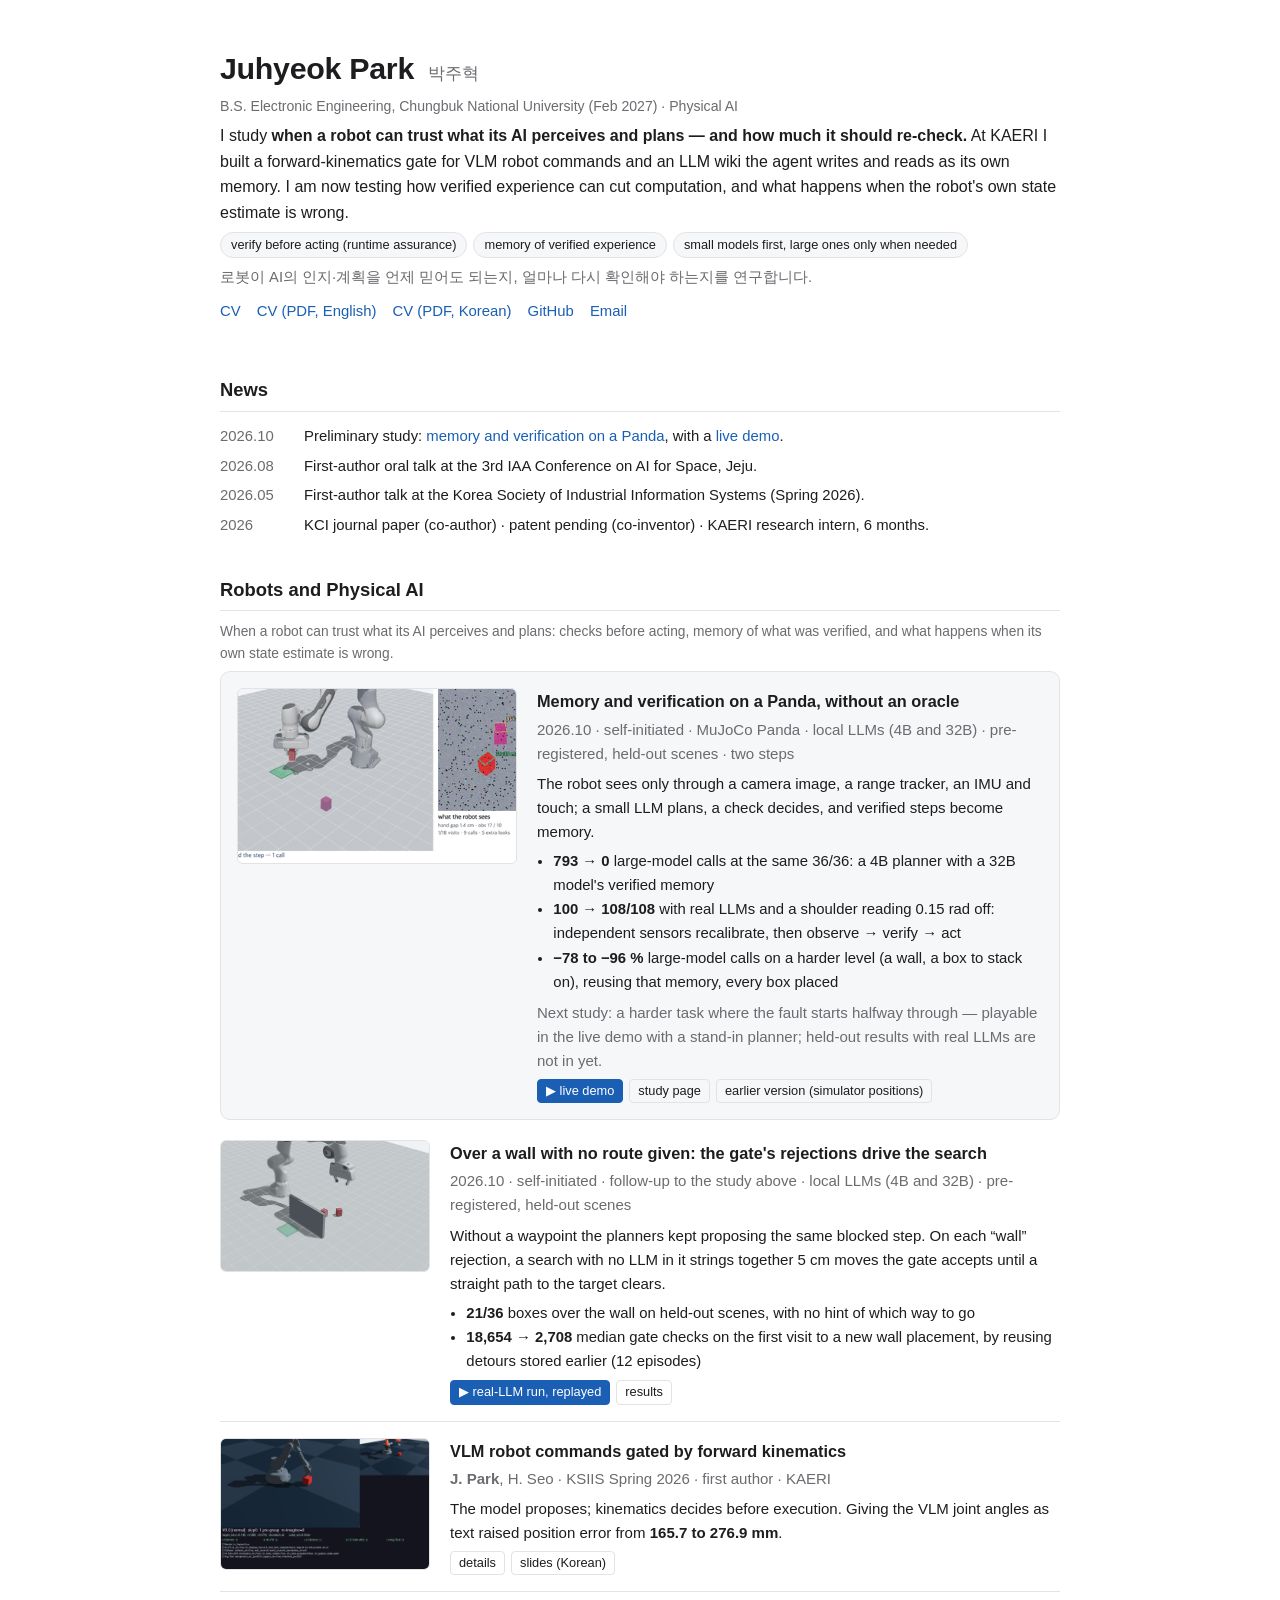
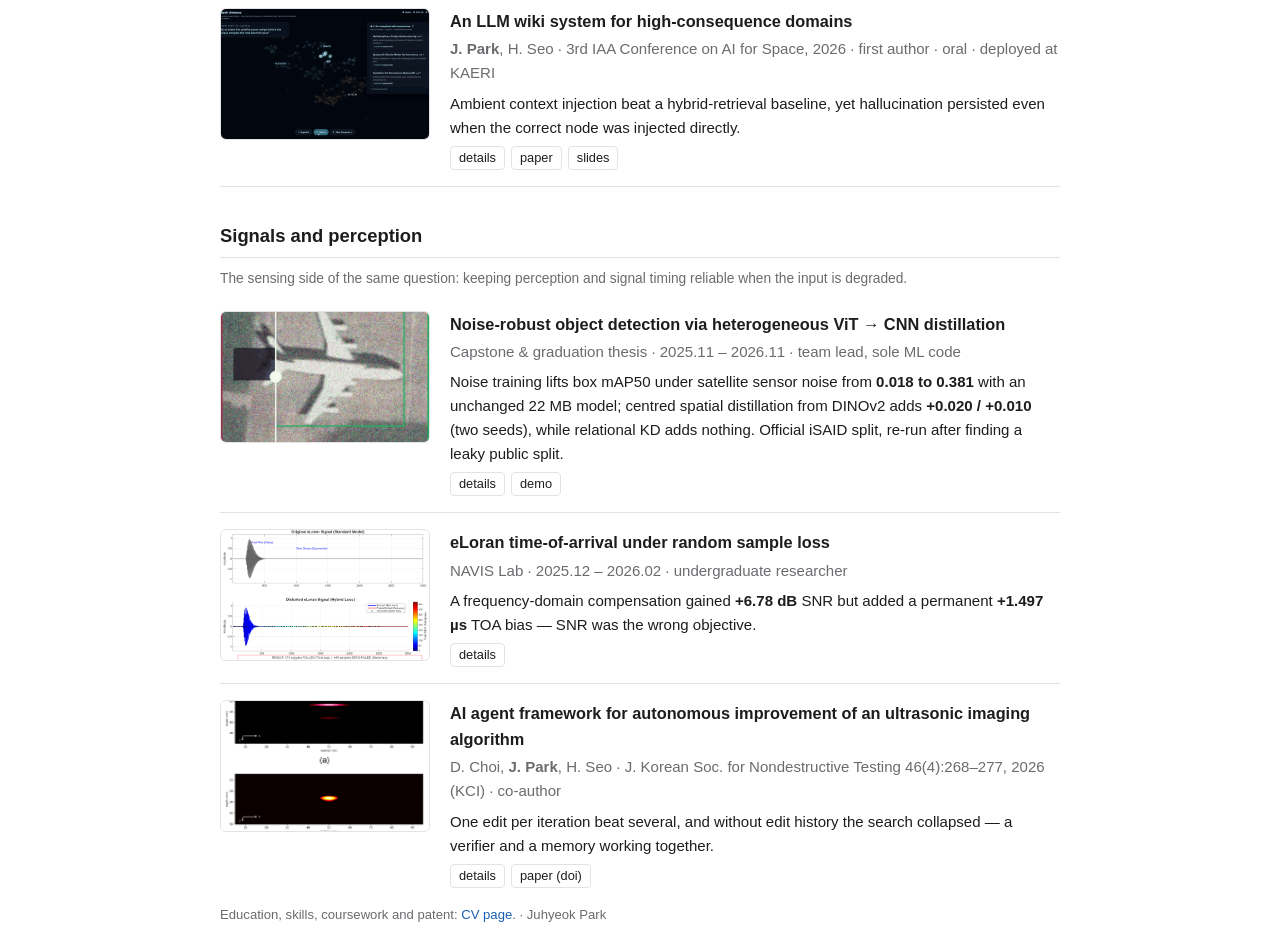
<file: index.html>
<!doctype html>
<html lang="en">
<head>
<meta charset="utf-8">
<meta name="viewport" content="width=device-width, initial-scale=1">
<title>Juhyeok Park</title>
<link rel="stylesheet" href="assets/site.css">
</head>
<body>
<header class="top"><div class="wrap">
  <div>
    <h1>Juhyeok Park <small>박주혁</small></h1>
    <p class="role">B.S. Electronic Engineering, Chungbuk National University (Feb 2027) · Physical AI</p>
    <p class="bio">I study <b>when a robot can trust what its AI perceives and plans — and how much it should re-check.</b>
      At KAERI I built a forward-kinematics gate for VLM robot commands and an LLM wiki the agent writes and reads as its own memory.
      I am now testing how verified experience can cut computation, and what happens when the robot's own state estimate is wrong.</p>
    <ul class="focus"><li>verify before acting (runtime assurance)</li><li>memory of verified experience</li><li>small models first, large ones only when needed</li></ul>
    <p class="ko">로봇이 AI의 인지·계획을 언제 믿어도 되는지, 얼마나 다시 확인해야 하는지를 연구합니다.</p>
    <div class="links">
      <a href="cv.html">CV</a>
      <a href="assets/cv/CV_JuhyeokPark_EN.pdf">CV (PDF, English)</a>
      <a href="assets/cv/CV_JuhyeokPark_KO.pdf">CV (PDF, Korean)</a>
      <a href="https://github.com/nonojamjam">GitHub</a>
      <a href="mailto:complimentary656@gmail.com">Email</a>
    </div>
  </div>
</div></header>

<main class="wrap">
  <h2>News</h2>
  <ul class="news">
    <li><span class="d">2026.10</span><span>Preliminary study: <a href="research/oracle-free.html">memory and verification on a Panda</a>, with a <a href="demo/oracle-free.html">live demo</a>.</span></li>
    <li><span class="d">2026.08</span><span>First-author oral talk at the 3rd IAA Conference on AI for Space, Jeju.</span></li>
    <li><span class="d">2026.05</span><span>First-author talk at the Korea Society of Industrial Information Systems (Spring 2026).</span></li>
    <li><span class="d">2026</span><span>KCI journal paper (co-author) · patent pending (co-inventor) · KAERI research intern, 6 months.</span></li>
  </ul>

  <h2>Robots and Physical AI</h2>
  <p class="meta">When a robot can trust what its AI perceives and plans: checks before acting, memory of what was verified, and what happens when its own state estimate is wrong.</p>

  <div class="item feat">
    <a class="thumb" href="demo/oracle-free.html"><img src="assets/poc/oracle_free_thumb.gif" alt="Live demo: the Panda grasps a box in any orientation; the panel shows its own camera image with the boxes it measured"></a>
    <div>
      <h3><a href="research/oracle-free.html">Memory and verification on a Panda, without an oracle</a></h3>
      <p class="meta">2026.10 · self-initiated · MuJoCo Panda · local LLMs (4B and 32B) · pre-registered, held-out scenes · two steps</p>
      <p>The robot sees only through a camera image, a range tracker, an IMU and touch; a small LLM plans, a check decides, and verified steps become memory.</p>
      <ul class="keys">
        <li><b>793 → 0</b> large-model calls at the same 36/36: a 4B planner with a 32B model's verified memory</li>
        <li><b>100 → 108/108</b> with real LLMs and a shoulder reading 0.15 rad off: independent sensors recalibrate, then observe → verify → act</li>
        <li><b>−78 to −96 %</b> large-model calls on a harder level (a wall, a box to stack on), reusing that memory, every box placed</li>
      </ul>
      <p class="meta">Next study: a harder task where the fault starts halfway through — playable in the live demo with a stand-in planner; held-out results with real LLMs are not in yet.</p>
      <div class="btns"><a class="primary" href="demo/oracle-free.html">▶ live demo</a><a href="research/oracle-free.html">study page</a><a href="research/poc.html">earlier version (simulator positions)</a></div>
    </div>
  </div>

  <div class="item">
    <a class="thumb" href="research/oracle-free.html#wall"><img src="assets/poc/l2wall_thumb.gif" alt="Replay of a real-LLM run: the Panda lifts the box over a wall it was never told to go over"></a>
    <div>
      <h3><a href="research/oracle-free.html#wall">Over a wall with no route given: the gate's rejections drive the search</a></h3>
      <p class="meta">2026.10 · self-initiated · follow-up to the study above · local LLMs (4B and 32B) · pre-registered, held-out scenes</p>
      <p>Without a waypoint the planners kept proposing the same blocked step. On each “wall” rejection, a search with no LLM in it strings together 5&nbsp;cm moves the gate accepts until a straight path to the target clears.</p>
      <ul class="keys">
        <li><b>21/36</b> boxes over the wall on held-out scenes, with no hint of which way to go</li>
        <li><b>18,654 → 2,708</b> median gate checks on the first visit to a new wall placement, by reusing detours stored earlier (12 episodes)</li>
      </ul>
      <div class="btns"><a class="primary" href="assets/poc/l2wall_s523_ep0.mp4">▶ real-LLM run, replayed</a><a href="research/oracle-free.html#wall">results</a></div>
    </div>
  </div>


  <div class="item">
    <a class="thumb" href="research/fk-verifier.html"><img src="assets/ive_verification_demo.gif" alt="Verification loop for VLM robot commands"></a>
    <div>
      <h3><a href="research/fk-verifier.html">VLM robot commands gated by forward kinematics</a></h3>
      <p class="meta"><b>J. Park</b>, H. Seo · KSIIS Spring 2026 · first author · KAERI</p>
      <p>The model proposes; kinematics decides before execution. Giving the VLM joint angles as text raised position error from <b>165.7 to 276.9 mm</b>.</p>
      <div class="btns"><a href="research/fk-verifier.html">details</a><a href="assets/talks/KSIIS2026_Park_talk_slides_ko.pdf">slides (Korean)</a></div>
    </div>
  </div>

  <div class="item">
    <a class="thumb" href="research/llm-wiki.html"><img src="assets/iaa/notice_fuse.gif" alt="IAA demo: an intent turn pulls matching wiki notes into the prompt without a query"></a>
    <div>
      <h3><a href="research/llm-wiki.html">An LLM wiki system for high-consequence domains</a></h3>
      <p class="meta"><b>J. Park</b>, H. Seo · 3rd IAA Conference on AI for Space, 2026 · first author · oral · deployed at KAERI</p>
      <p>Ambient context injection beat a hybrid-retrieval baseline, yet hallucination persisted even when the correct node was injected directly.</p>
      <div class="btns"><a href="research/llm-wiki.html">details</a><a href="assets/papers/IAA2026_Park_LLM_Wiki_System.pdf">paper</a><a href="assets/talks/IAA2026_Park_talk_slides.pdf">slides</a></div>
    </div>
  </div>

  <h2>Signals and perception</h2>
  <p class="meta">The sensing side of the same question: keeping perception and signal timing reliable when the input is degraded.</p>

  <div class="item">
    <a class="thumb" href="research/capstone.html"><img src="assets/profile/noise_slider.gif" alt="Baseline vs proposed detector on a noisy satellite tile"></a>
    <div>
      <h3><a href="research/capstone.html">Noise-robust object detection via heterogeneous ViT → CNN distillation</a></h3>
      <p class="meta">Capstone &amp; graduation thesis · 2025.11 – 2026.11 · team lead, sole ML code</p>
      <p>Noise training lifts box mAP50 under satellite sensor noise from <b>0.018 to 0.381</b> with an unchanged 22 MB model; centred spatial distillation from DINOv2 adds <b>+0.020 / +0.010</b> (two seeds), while relational KD adds nothing. Official iSAID split, re-run after finding a leaky public split.</p>
      <div class="btns"><a href="research/capstone.html">details</a><a href="https://nonojamjam.github.io/noise-robust-detection-rkd/">demo</a></div>
    </div>
  </div>

  <div class="item">
    <a class="thumb" href="research/eloran.html"><img src="assets/eloran_pulse.png" alt="eLoran pulse distorted by the sample-loss model"></a>
    <div>
      <h3><a href="research/eloran.html">eLoran time-of-arrival under random sample loss</a></h3>
      <p class="meta">NAVIS Lab · 2025.12 – 2026.02 · undergraduate researcher</p>
      <p>A frequency-domain compensation gained <b>+6.78 dB</b> SNR but added a permanent <b>+1.497 µs</b> TOA bias — SNR was the wrong objective.</p>
      <div class="btns"><a href="research/eloran.html">details</a></div>
    </div>
  </div>

  <div class="item">
    <a class="thumb" href="research/kci.html"><img src="assets/kci/saft_bscan.png" alt="Raw B-scan and SAFT-processed image"></a>
    <div>
      <h3><a href="research/kci.html">AI agent framework for autonomous improvement of an ultrasonic imaging algorithm</a></h3>
      <p class="meta">D. Choi, <b>J. Park</b>, H. Seo · J. Korean Soc. for Nondestructive Testing 46(4):268–277, 2026 (KCI) · co-author</p>
      <p>One edit per iteration beat several, and without edit history the search collapsed — a verifier and a memory working together.</p>
      <div class="btns"><a href="research/kci.html">details</a><a href="https://doi.org/10.7779/JKSNT.2026.46.4.268">paper (doi)</a></div>
    </div>
  </div>
</main>

<footer class="wrap">Education, skills, coursework and patent: <a href="cv.html">CV page</a>. · Juhyeok Park</footer>
</body>
</html>
</file>
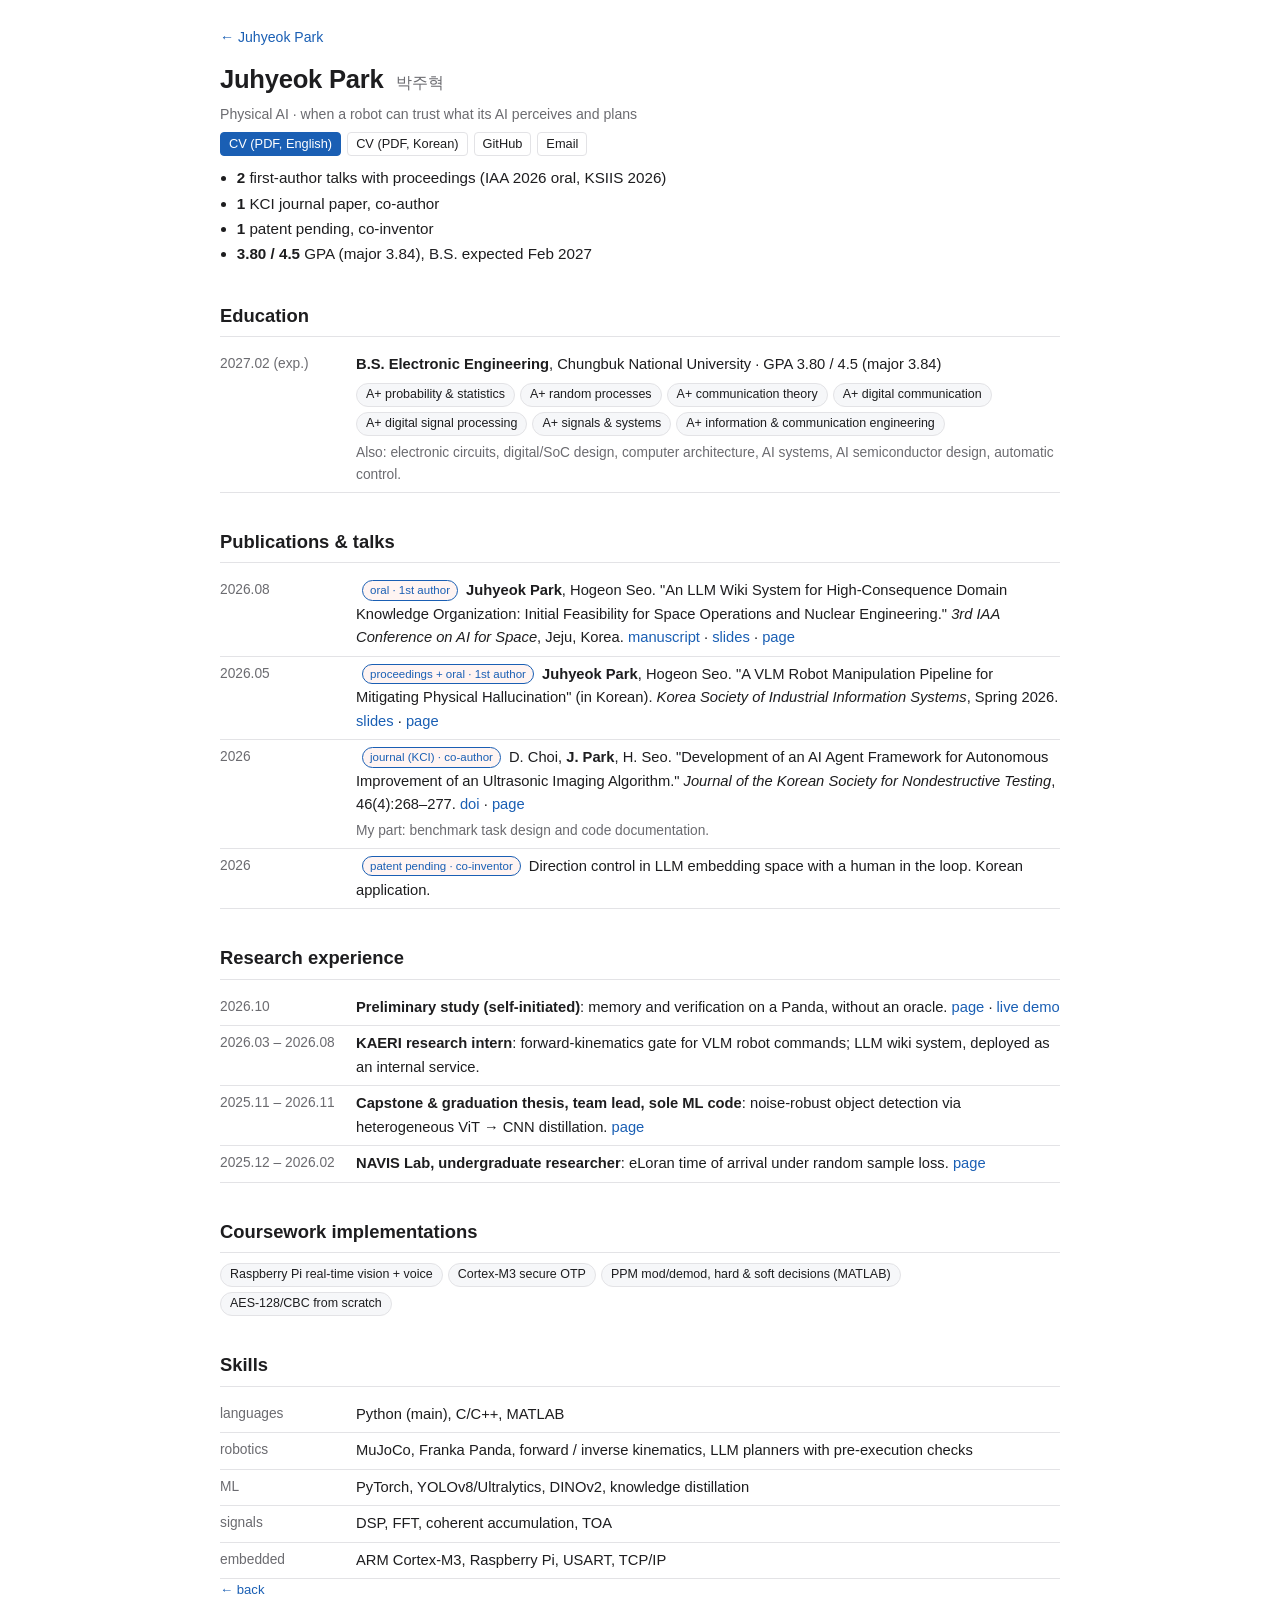
<file: cv.html>
<!doctype html>
<html lang="en">
<head>
<meta charset="utf-8">
<meta name="viewport" content="width=device-width, initial-scale=1">
<title>CV — Juhyeok Park</title>
<link rel="stylesheet" href="assets/site.css">
</head>
<body>
<main class="wrap page cv">
  <p class="crumb"><a href="index.html">← Juhyeok Park</a></p>
  <h1>Juhyeok Park <small style="font-size:1rem;color:var(--mut)">박주혁</small></h1>
  <p class="role">Physical AI · when a robot can trust what its AI perceives and plans</p>
  <div class="btns top"><a class="primary" href="assets/cv/CV_JuhyeokPark_EN.pdf">CV (PDF, English)</a><a href="assets/cv/CV_JuhyeokPark_KO.pdf">CV (PDF, Korean)</a><a href="https://github.com/nonojamjam">GitHub</a><a href="mailto:complimentary656@gmail.com">Email</a></div>
  <ul class="keys">
    <li><b>2</b> first-author talks with proceedings (IAA 2026 oral, KSIIS 2026)</li>
    <li><b>1</b> KCI journal paper, co-author</li>
    <li><b>1</b> patent pending, co-inventor</li>
    <li><b>3.80 / 4.5</b> GPA (major 3.84), B.S. expected Feb 2027</li>
  </ul>

  <h2>Education</h2>
  <div class="cvrow"><span class="d">2027.02 (exp.)</span><div><b>B.S. Electronic Engineering</b>, Chungbuk National University · GPA 3.80 / 4.5 (major 3.84)
    <ul class="chips"><li>A+ probability &amp; statistics</li><li>A+ random processes</li><li>A+ communication theory</li><li>A+ digital communication</li><li>A+ digital signal processing</li><li>A+ signals &amp; systems</li><li>A+ information &amp; communication engineering</li></ul>
    <p class="meta">Also: electronic circuits, digital/SoC design, computer architecture, AI systems, AI semiconductor design, automatic control.</p></div></div>

  <h2 id="pubs">Publications &amp; talks</h2>
  <div class="cvrow"><span class="d">2026.08</span><div><span class="tag">oral · 1st author</span> <b>Juhyeok Park</b>, Hogeon Seo. "An LLM Wiki System for High-Consequence Domain Knowledge Organization: Initial Feasibility for Space Operations and Nuclear Engineering." <i>3rd IAA Conference on AI for Space</i>, Jeju, Korea. <a href="assets/papers/IAA2026_Park_LLM_Wiki_System.pdf">manuscript</a> · <a href="assets/talks/IAA2026_Park_talk_slides.pdf">slides</a> · <a href="research/llm-wiki.html">page</a></div></div>
  <div class="cvrow"><span class="d">2026.05</span><div><span class="tag">proceedings + oral · 1st author</span> <b>Juhyeok Park</b>, Hogeon Seo. "A VLM Robot Manipulation Pipeline for Mitigating Physical Hallucination" (in Korean). <i>Korea Society of Industrial Information Systems</i>, Spring 2026. <a href="assets/talks/KSIIS2026_Park_talk_slides_ko.pdf">slides</a> · <a href="research/fk-verifier.html">page</a></div></div>
  <div class="cvrow"><span class="d">2026</span><div><span class="tag">journal (KCI) · co-author</span> D. Choi, <b>J. Park</b>, H. Seo. "Development of an AI Agent Framework for Autonomous Improvement of an Ultrasonic Imaging Algorithm." <i>Journal of the Korean Society for Nondestructive Testing</i>, 46(4):268–277. <a href="https://doi.org/10.7779/JKSNT.2026.46.4.268">doi</a> · <a href="research/kci.html">page</a><p class="meta">My part: benchmark task design and code documentation.</p></div></div>
  <div class="cvrow"><span class="d">2026</span><div><span class="tag">patent pending · co-inventor</span> Direction control in LLM embedding space with a human in the loop. Korean application.</div></div>

  <h2>Research experience</h2>
  <div class="cvrow"><span class="d">2026.10</span><div><b>Preliminary study (self-initiated)</b>: memory and verification on a Panda, without an oracle. <a href="research/oracle-free.html">page</a> · <a href="demo/oracle-free.html">live demo</a></div></div>
  <div class="cvrow"><span class="d">2026.03 – 2026.08</span><div><b>KAERI research intern</b>: forward-kinematics gate for VLM robot commands; LLM wiki system, deployed as an internal service.</div></div>
  <div class="cvrow"><span class="d">2025.11 – 2026.11</span><div><b>Capstone &amp; graduation thesis, team lead, sole ML code</b>: noise-robust object detection via heterogeneous ViT → CNN distillation. <a href="research/capstone.html">page</a></div></div>
  <div class="cvrow"><span class="d">2025.12 – 2026.02</span><div><b>NAVIS Lab, undergraduate researcher</b>: eLoran time of arrival under random sample loss. <a href="research/eloran.html">page</a></div></div>

  <h2>Coursework implementations</h2>
  <ul class="chips"><li>Raspberry Pi real-time vision + voice</li><li>Cortex-M3 secure OTP</li><li>PPM mod/demod, hard &amp; soft decisions (MATLAB)</li><li>AES-128/CBC from scratch</li></ul>

  <h2>Skills</h2>
  <div class="cvrow"><span class="d">languages</span><div>Python (main), C/C++, MATLAB</div></div>
  <div class="cvrow"><span class="d">robotics</span><div>MuJoCo, Franka Panda, forward / inverse kinematics, LLM planners with pre-execution checks</div></div>
  <div class="cvrow"><span class="d">ML</span><div>PyTorch, YOLOv8/Ultralytics, DINOv2, knowledge distillation</div></div>
  <div class="cvrow"><span class="d">signals</span><div>DSP, FFT, coherent accumulation, TOA</div></div>
  <div class="cvrow"><span class="d">embedded</span><div>ARM Cortex-M3, Raspberry Pi, USART, TCP/IP</div></div>
</main>
<footer class="wrap"><a href="index.html">← back</a></footer>
</body>
</html>
</file>
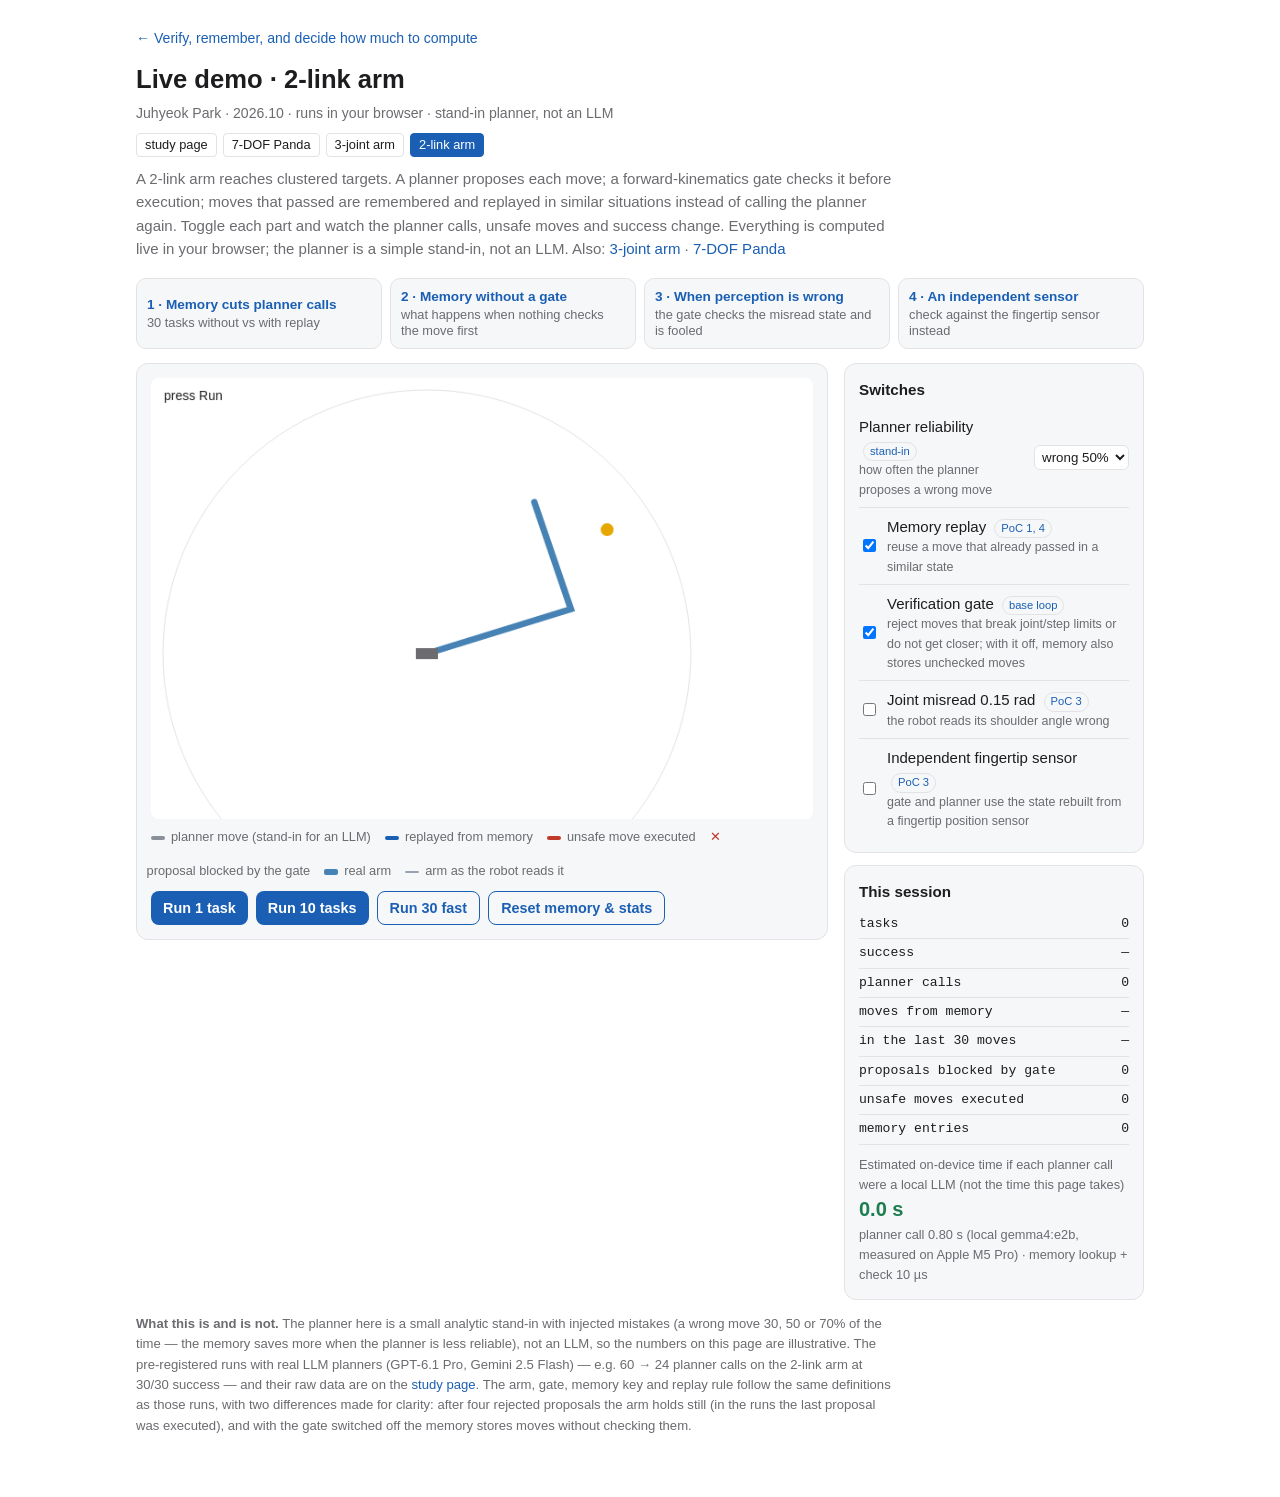
<file: demo/memory-gate.html>
<!doctype html>
<html lang="en">
<head>
<meta charset="utf-8">
<meta name="viewport" content="width=device-width, initial-scale=1">
<title>Live demo · 2-link arm — Juhyeok Park</title>
<style>
  :root{
    --bg:#ffffff; --card:#f6f7f9; --line:#e3e3e6; --txt:#1d1d1f; --mut:#6b6b70;
    --accent:#1a5fb4; --green:#1e7d4f; --red:#c0392b; --amber:#f0ad4e;
    --mono:ui-monospace,SFMono-Regular,Menlo,monospace;
  }
  *{box-sizing:border-box}
  body{margin:0;background:var(--bg);color:var(--txt);font:15px/1.55 -apple-system,BlinkMacSystemFont,"Segoe UI",Roboto,sans-serif}
  main{max-width:1040px;margin:0 auto;padding:28px 16px 48px}
  a{color:var(--accent);text-decoration:none} a:hover{text-decoration:underline}
  h1{font-size:1.6rem;margin:0 0 4px} .sub{color:var(--mut);margin:0 0 18px;max-width:760px}
  .grid{display:grid;grid-template-columns:minmax(0,1fr) 300px;gap:16px}
  @media (max-width:820px){.grid{grid-template-columns:1fr}}
  .card{background:var(--card);border:1px solid var(--line);border-radius:12px;padding:14px}
  .grid>.card{align-self:start}
  canvas{width:100%;height:auto;display:block;background:#ffffff;border-radius:8px}
  .row{display:flex;flex-wrap:wrap;gap:8px;margin:10px 0 0}
  button{background:var(--accent);color:#ffffff;border:0;border-radius:8px;padding:8px 12px;font-weight:600;cursor:pointer;font-size:.9rem}
  button.ghost{background:transparent;color:var(--accent);border:1px solid var(--accent)}
  button:disabled{opacity:.5;cursor:default}
  label.tg{display:flex;align-items:center;gap:8px;padding:7px 0;border-bottom:1px solid var(--line);cursor:pointer}
  label.tg:last-of-type{border-bottom:0}
  label.tg small{display:block;color:var(--mut);font-size:.78rem}
  table{width:100%;border-collapse:collapse;font-family:var(--mono);font-size:.82rem}
  td{padding:4px 0;border-bottom:1px solid var(--line)} td:last-child{text-align:right}
  .legend{display:flex;flex-wrap:wrap;gap:14px;color:var(--mut);font-size:.8rem;margin-top:8px}
  .sw{display:inline-block;width:14px;height:4px;border-radius:2px;margin-right:6px;vertical-align:middle}
  .note{color:var(--mut);font-size:.82rem;margin-top:14px;max-width:760px}
  h3{font-size:.95rem;margin:0 0 6px}
  .big{font-size:1.25rem;font-weight:700;color:var(--green)}
  .scenes{display:grid;grid-template-columns:repeat(4,minmax(0,1fr));gap:8px;margin:0 0 14px}
  @media (max-width:820px){.scenes{grid-template-columns:repeat(2,minmax(0,1fr))}}
  .scene{background:var(--card);border:1px solid var(--line);border-radius:10px;padding:10px;text-align:left;color:var(--txt);font-weight:400;cursor:pointer}
  .scene b{display:block;color:var(--accent);font-size:.85rem;margin-bottom:2px}
  .scene span{color:var(--mut);font-size:.8rem}
  .scene:hover{border-color:var(--accent)}
  #result{background:#f6f7f9;border:1px solid var(--line);border-radius:10px;padding:10px 12px;margin:0 0 14px;font-size:.9rem;display:none}
  .tag{display:inline-block;font-size:.7rem;color:var(--accent);border:1px solid var(--line);border-radius:999px;padding:0 6px;margin-left:4px}
  .crumb{font-size:.88rem;margin:0 0 10px} .meta{color:var(--mut);font-size:.88rem;margin:0 0 8px}
  .nav{display:flex;flex-wrap:wrap;gap:6px;margin:6px 0 10px}
  .nav a{font-size:.8rem;border:1px solid var(--line);border-radius:4px;padding:1px 8px;color:var(--txt)}
  .nav a.on{background:var(--accent);border-color:var(--accent);color:#fff}
</style>
</head>
<body>
<main>
  <p class="crumb"><a href="../research/poc.html">← Verify, remember, and decide how much to compute</a></p>
  <h1>Live demo · 2-link arm</h1>
  <p class="meta">Juhyeok Park · 2026.10 · runs in your browser · stand-in planner, not an LLM</p>
  <div class="nav"><a href="../research/poc.html">study page</a><a href="memory-gate-panda.html">7-DOF Panda</a><a href="memory-gate-3d.html">3-joint arm</a><a class="on" href="memory-gate.html">2-link arm</a></div>
  <p class="sub">A 2-link arm reaches clustered targets. A planner proposes each move; a forward-kinematics gate checks it before execution; moves that passed are remembered and replayed in similar situations instead of calling the planner again. Toggle each part and watch the planner calls, unsafe moves and success change. Everything is computed live in your browser; the planner is a simple stand-in, not an LLM. Also: <a href="memory-gate-3d.html">3-joint arm</a> · <a href="memory-gate-panda.html">7-DOF Panda</a></p>

  <div class="scenes">
    <button class="scene" data-s="1"><b>1 · Memory cuts planner calls</b><span>30 tasks without vs with replay</span></button>
    <button class="scene" data-s="2"><b>2 · Memory without a gate</b><span>what happens when nothing checks the move first</span></button>
    <button class="scene" data-s="3"><b>3 · When perception is wrong</b><span>the gate checks the misread state and is fooled</span></button>
    <button class="scene" data-s="4"><b>4 · An independent sensor</b><span>check against the fingertip sensor instead</span></button>
  </div>
  <div id="result"></div>

  <div class="grid">
    <div class="card">
      <canvas id="cv" width="720" height="480" aria-label="2-link arm simulation"></canvas>
      <div class="legend">
        <span><span class="sw" style="background:#8a8f99"></span>planner move (stand-in for an LLM)</span>
        <span><span class="sw" style="background:var(--accent)"></span>replayed from memory</span>
        <span><span class="sw" style="background:var(--red)"></span>unsafe move executed</span>
        <span style="color:#c0392b">✕</span><span style="margin-left:-8px">&nbsp;proposal blocked by the gate</span>
        <span><span class="sw" style="background:#4682b4;height:6px"></span>real arm</span>
        <span><span class="sw" style="background:#9aa3b2;height:2px"></span>arm as the robot reads it</span>
      </div>
      <div class="row">
        <button id="b1">Run 1 task</button>
        <button id="b10">Run 10 tasks</button>
        <button id="bFast" class="ghost">Run 30 fast</button>
        <button id="bReset" class="ghost">Reset memory &amp; stats</button>
      </div>
    </div>

    <div>
      <div class="card">
        <h3>Switches</h3>
        <label class="tg" style="cursor:default"><span>Planner reliability <span class="tag">stand-in</span><small>how often the planner proposes a wrong move</small></span><select id="rel" style="margin-left:auto;background:#ffffff;color:var(--txt);border:1px solid var(--line);border-radius:6px;padding:3px"><option value="0.3">wrong 30%</option><option value="0.5" selected>wrong 50%</option><option value="0.7">wrong 70%</option></select></label>
        <label class="tg"><input type="checkbox" id="tMem" checked><span>Memory replay <span class="tag">PoC 1, 4</span><small>reuse a move that already passed in a similar state</small></span></label>
        <label class="tg"><input type="checkbox" id="tGate" checked><span>Verification gate <span class="tag">base loop</span><small>reject moves that break joint/step limits or do not get closer; with it off, memory also stores unchecked moves</small></span></label>
        <label class="tg"><input type="checkbox" id="tBias"><span>Joint misread 0.15 rad <span class="tag">PoC 3</span><small>the robot reads its shoulder angle wrong</small></span></label>
        <label class="tg"><input type="checkbox" id="tSensor"><span>Independent fingertip sensor <span class="tag">PoC 3</span><small>gate and planner use the state rebuilt from a fingertip position sensor</small></span></label>
      </div>
      <div class="card" style="margin-top:12px">
        <h3>This session</h3>
        <table id="stats"></table>
        <div style="margin-top:10px;color:var(--mut);font-size:.8rem">Estimated on-device time if each planner call were a local LLM (not the time this page takes)<br><span class="big" id="dev">0.0 s</span><br>planner call 0.80 s (local gemma4:e2b, measured on Apple M5 Pro) · memory lookup + check 10 µs</div>
      </div>
    </div>
  </div>

  <p class="note"><b>What this is and is not.</b> The planner here is a small analytic stand-in with injected mistakes (a wrong move 30, 50 or 70% of the time — the memory saves more when the planner is less reliable), not an LLM, so the numbers on this page are illustrative. The pre-registered runs with real LLM planners (GPT-6.1 Pro, Gemini 2.5 Flash) — e.g. 60 → 24 planner calls on the 2-link arm at 30/30 success — and their raw data are on the <a href="../research/poc.html">study page</a>. The arm, gate, memory key and replay rule follow the same definitions as those runs, with two differences made for clarity: after four rejected proposals the arm holds still (in the runs the last proposal was executed), and with the gate switched off the memory stores moves without checking them.</p>
</main>

<script>
"use strict";
// ---------- arm and gate (same definitions as phase8_two_link_memory.py) ----------
const L1 = 0.20, L2 = 0.15, JERK = 0.4, PROG = 0.005, SUCC = 0.025, MAX_STEPS = 10;
const T1 = [-Math.PI / 2, Math.PI / 2], T2 = [0.1, Math.PI - 0.1];
const BIAS = 0.15, SENSOR_SIGMA = 0.005, PLAN_S = 0.80, LOOKUP_S = 10e-6;
const clamp = (v, a, b) => Math.max(a, Math.min(b, v));
const fk = (t1, t2) => [L1 * Math.cos(t1) + L2 * Math.cos(t1 + t2), L1 * Math.sin(t1) + L2 * Math.sin(t1 + t2)];
const dist = (a, b) => Math.hypot(a[0] - b[0], a[1] - b[1]);

// seeded RNG so a session is reproducible after reset
let seed = 1, P_BAD = 0.5;   // how often the stand-in planner proposes a wrong move (selectable)
function rand() { seed = (seed * 1664525 + 1013904223) >>> 0; return seed / 4294967296; }
let tseed = 7;   // tasks come from their own stream, so every setting sees the same 30 tasks
function trand() { tseed = (tseed * 1664525 + 1013904223) >>> 0; return tseed / 4294967296; }
function gauss() { const u = Math.max(rand(), 1e-12), v = rand(); return Math.sqrt(-2 * Math.log(u)) * Math.cos(2 * Math.PI * v); }

// state the robot believes in: misread shoulder, or rebuilt from fingertip sensor (elbow-positive IK)
function perceive(real, target, sw) {
  if (sw.sensor) {
    const ee = fk(real.t1, real.t2), m = [ee[0] + SENSOR_SIGMA * gauss(), ee[1] + SENSOR_SIGMA * gauss()];
    const c2 = clamp((m[0] ** 2 + m[1] ** 2 - L1 * L1 - L2 * L2) / (2 * L1 * L2), -1, 1), t2 = Math.acos(c2);
    const t1 = Math.atan2(m[1], m[0]) - Math.atan2(L2 * Math.sin(t2), L1 + L2 * Math.cos(t2));
    return { t1, t2, target };
  }
  return { t1: real.t1 + (sw.bias ? BIAS : 0), t2: real.t2, target };
}

function verify(s, a) {
  if (Math.abs(a[0]) > JERK || Math.abs(a[1]) > JERK) return false;
  const n1 = s.t1 + a[0], n2 = s.t2 + a[1];
  if (n1 < T1[0] - 1e-6 || n1 > T1[1] + 1e-6 || n2 < T2[0] - 1e-6 || n2 > T2[1] + 1e-6) return false;
  const cur = dist(fk(s.t1, s.t2), s.target), nxt = dist(fk(n1, n2), s.target);
  if (nxt >= cur - PROG) return cur < SUCC && a[2] === 1;
  return true;
}

// unsafe = what the real arm actually does: breaks a joint limit or a step limit, or moves away from the target
function unsafeReal(real, target, a) {
  const n1 = real.t1 + a[0], n2 = real.t2 + a[1];
  if (Math.abs(a[0]) > JERK + 1e-9 || Math.abs(a[1]) > JERK + 1e-9) return true;
  if (n1 < T1[0] - 1e-6 || n1 > T1[1] + 1e-6 || n2 < T2[0] - 1e-6 || n2 > T2[1] + 1e-6) return true;   // same tolerance as the gate
  const cur = dist(fk(real.t1, real.t2), target);
  if (cur < SUCC && a[2] === 1) return false;   // grasping at the target, same exception as the gate
  return dist(fk(clamp(n1, ...T1), clamp(n2, ...T2)), target) > cur + 1e-9;
}

// ---------- stand-in planner: analytic IK step from the believed state, wrong 30% of the time ----------
function plan(s) {
  if (rand() < P_BAD) return [(rand() * 2 - 1) * 0.6, (rand() * 2 - 1) * 0.6, 0];
  const t = s.target, r2 = t[0] ** 2 + t[1] ** 2;
  const c2 = clamp((r2 - L1 * L1 - L2 * L2) / (2 * L1 * L2), -1, 1), g2 = Math.acos(c2);
  const g1 = Math.atan2(t[1], t[0]) - Math.atan2(L2 * Math.sin(g2), L1 + L2 * Math.cos(g2));
  const d1 = clamp(g1 - s.t1, -JERK, JERK) + 0.02 * gauss(), d2 = clamp(g2 - s.t2, -JERK, JERK) + 0.02 * gauss();
  const close = dist(fk(s.t1 + d1, s.t2 + d2), t) < SUCC;
  return [d1, d2, close ? 1 : 0];
}

// ---------- memory (same keys and replay rule as the runs) ----------
const sgn = (v, d) => Math.abs(v) < d ? 0 : (v > 0 ? 1 : -1);
function ctxKey(s) {
  const ee = fk(s.t1, s.t2), d = dist(ee, s.target);
  return [sgn(s.target[0] - ee[0], 0.01), sgn(s.target[1] - ee[1], 0.01), d < 0.05 ? 0 : d < 0.15 ? 1 : 2,
          s.t1 < -0.5 ? 0 : s.t1 <= 0.5 ? 1 : 2, s.t2 < 1.0 ? 0 : s.t2 <= 2.0 ? 1 : 2].join(",");
}
const actKey = a => [sgn(a[0], 0.02), +(Math.abs(a[0]) >= 0.2), sgn(a[1], 0.02), +(Math.abs(a[1]) >= 0.2), a[2]].join(",");
let mem = new Map();
function memUpdate(ck, a, ok) {
  const k = ck + "|" + actKey(a); const e = mem.get(k) || { ck, pass: 0, rej: 0, act: null };
  if (ok) { e.pass++; e.act = a; } else e.rej++;
  mem.set(k, e);
}
function memReplay(ck) {
  let best = null;
  for (const e of mem.values()) if (e.ck === ck && e.pass >= 1 && e.rej === 0 && e.act && (!best || e.pass > best.pass)) best = e;
  return best ? best.act : null;
}

// ---------- tasks: 3 target clusters revisited, jittered ----------
const centers = [[-0.35, 2.0], [0.45, 1.5], [0.05, 1.1]];
function makeTask(i) {
  const c = centers[i % 3], g1 = c[0] + (trand() * 2 - 1) * 0.05, g2 = c[1] + (trand() * 2 - 1) * 0.10;   // same jitter as the 2-link runs
  const s = trand() < 0.5 ? -1 : 1, s2 = trand() < 0.5 ? -1 : 1;
  return { target: fk(g1, g2), t1: clamp(g1 + s * (0.4 + 0.2 * trand()), T1[0] + 0.05, T1[1] - 0.05),
           t2: clamp(g2 + s2 * (0.5 + 0.3 * trand()), T2[0] + 0.05, T2[1] - 0.05) };
}

// ---------- one episode, returns a trace for drawing ----------
const MAX_REPLAN = 3;
function episode(task, sw, st) {
  const real = { t1: task.t1, t2: task.t2 }, trace = [];
  let success = false;
  for (let step = 0; step < MAX_STEPS; step++) {
    const s = perceive(real, task.target, sw), ck = ctxKey(s);
    let a = null, src = "plan"; const blocked = [];
    if (sw.mem) {
      const c = memReplay(ck);
      if (c) { st.lookups++; if (!sw.gate || verify(s, c)) { a = c; src = "mem"; st.replays++; } else { st.rejects++; memUpdate(ck, c, false); blocked.push(c); } }
    }
    if (!a) {
      for (let k = 0; k <= MAX_REPLAN; k++) {
        a = plan(s); st.calls++;
        if (!sw.gate) { if (sw.mem) memUpdate(ck, a, true); break; }   // no gate: memory stores the move unchecked
        const ok = verify(s, a);
        if (sw.mem) memUpdate(ck, a, ok);
        if (ok) break;
        st.rejects++; blocked.push(a);
        if (k === MAX_REPLAN) { a = [0, 0, 0]; }   // gate never lets an unverified move through: hold still
      }
    }
    const unsafe = unsafeReal(real, task.target, a);
    if (unsafe) st.unsafe++;
    const before = dist(fk(real.t1, real.t2), task.target);
    const from = { t1: real.t1, t2: real.t2, seen: s };
    real.t1 = clamp(real.t1 + clamp(a[0], -JERK, JERK), ...T1);
    real.t2 = clamp(real.t2 + clamp(a[1], -JERK, JERK), ...T2);
    const after = dist(fk(real.t1, real.t2), task.target);
    if (sw.mem && src === "mem" && after > before - 1e-9) memUpdate(ck, a, false);   // outcome feedback
    trace.push({ from, to: { t1: real.t1, t2: real.t2 }, src: unsafe ? "unsafe" : src, blocked });
    if (src === "mem") st.memMoves++;
    st.steps++; st.recent.push(src === "mem" ? 1 : 0);
    if (after < SUCC && a[2] === 1) { success = true; break; }
  }
  st.tasks++; if (success) st.success++;
  return { trace, success, target: task.target };
}

// ---------- drawing ----------
const cv = document.getElementById("cv"), ctx = cv.getContext("2d");
const SC = 820, OX = 300, OY = 300;
const P = p => [OX + p[0] * SC, OY - p[1] * SC];
const COL = { plan: "#8a8f99", mem: "#1a5fb4", unsafe: "#c0392b" };
function drawArm(t1, t2, color, w, dash) {
  const e = [L1 * Math.cos(t1), L1 * Math.sin(t1)], h = fk(t1, t2);
  ctx.save(); ctx.strokeStyle = color; ctx.lineWidth = w; ctx.lineCap = "round"; if (dash) ctx.setLineDash([6, 6]);
  ctx.beginPath(); ctx.moveTo(...P([0, 0])); ctx.lineTo(...P(e)); ctx.lineTo(...P(h)); ctx.stroke(); ctx.restore();
}
function frame(ep, k, label) {
  ctx.fillStyle = "#ffffff"; ctx.fillRect(0, 0, cv.width, cv.height);
  ctx.strokeStyle = "#e3e3e6"; ctx.beginPath(); ctx.arc(...P([0, 0]), (L1 + L2) * SC, 0, 2 * Math.PI); ctx.stroke();
  const t = P(ep.target); ctx.fillStyle = "#e6a700"; ctx.beginPath(); ctx.arc(t[0], t[1], 7, 0, 2 * Math.PI); ctx.fill();
  for (let i = 0; i < k && i < ep.trace.length; i++) {
    const a = P(fk(ep.trace[i].from.t1, ep.trace[i].from.t2)), b = P(fk(ep.trace[i].to.t1, ep.trace[i].to.t2));
    ctx.strokeStyle = COL[ep.trace[i].src]; ctx.lineWidth = 3; ctx.beginPath(); ctx.moveTo(...a); ctx.lineTo(...b); ctx.stroke();
    ctx.fillStyle = COL[ep.trace[i].src]; ctx.beginPath(); ctx.arc(b[0], b[1], 4, 0, 2 * Math.PI); ctx.fill();
  }
  const cur = k === 0 ? ep.trace[0].from : ep.trace[Math.min(k, ep.trace.length) - 1].to;
  if (k < ep.trace.length) {
    const f = ep.trace[k].from;
    for (const b of ep.trace[k].blocked) {   // proposals the gate rejected at this step
      const n1 = f.t1 + b[0], n2 = f.t2 + b[1], h = P(fk(n1, n2));
      drawArm(n1, n2, "rgba(255,107,107,0.35)", 3, true);
      ctx.strokeStyle = "#c0392b"; ctx.lineWidth = 2; ctx.beginPath();
      ctx.moveTo(h[0] - 6, h[1] - 6); ctx.lineTo(h[0] + 6, h[1] + 6); ctx.moveTo(h[0] + 6, h[1] - 6); ctx.lineTo(h[0] - 6, h[1] + 6); ctx.stroke();
    }
    drawArm(f.seen.t1, f.seen.t2, "#9aa3b2", 2, true);
  }
  drawArm(cur.t1, cur.t2, "#4682b4", 7, false);
  ctx.fillStyle = "#6b6b70"; ctx.fillRect(OX - 12, OY - 6, 24, 12);
  ctx.fillStyle = "#1d1d1f"; ctx.font = "14px -apple-system, sans-serif";
  ctx.fillText(label, 14, 24);
  if (k >= ep.trace.length) { ctx.fillStyle = ep.success ? "#1e7d4f" : "#c0392b"; ctx.fillText(ep.success ? "reached and grasped" : "not reached in 10 steps", 14, 46); }
}

// ---------- UI ----------
const sw = () => ({ mem: tMem.checked, gate: tGate.checked, bias: tBias.checked, sensor: tSensor.checked });
let st, taskIdx;
function reset() { seed = 1; tseed = 7; mem = new Map(); taskIdx = 0; st = { tasks: 0, success: 0, calls: 0, replays: 0, lookups: 0, rejects: 0, unsafe: 0, steps: 0, memMoves: 0, recent: [] }; render(); frame({ trace: [{ from: { t1: 0.3, t2: 1.6, seen: { t1: 0.3, t2: 1.6 } }, to: { t1: 0.3, t2: 1.6 }, src: "plan", blocked: [] }], target: fk(0.1, 1.2), success: false }, 0, "press Run"); }
function render() {
  const rows = [["tasks", st.tasks], ["success", st.tasks ? `${st.success}/${st.tasks}` : "—"], ["planner calls", st.calls],
                ["moves from memory", st.steps ? `${st.memMoves}/${st.steps} (${Math.round(100 * st.memMoves / st.steps)}%)` : "—"],
                ["  in the last 30 moves", st.recent.length ? `${Math.round(100 * st.recent.slice(-30).reduce((x, y) => x + y, 0) / Math.min(30, st.recent.length))}%` : "—"], ["proposals blocked by gate", st.rejects], ["unsafe moves executed", st.unsafe],
                ["memory entries", mem.size]];
  stats.innerHTML = rows.map(r => `<tr><td>${r[0]}</td><td>${r[1]}</td></tr>`).join("");
  dev.textContent = (st.calls * PLAN_S + st.lookups * LOOKUP_S).toFixed(1) + " s";
}
let busy = false;
function setBusy(b) { busy = b; for (const id of ["b1", "b10", "bFast", "bReset", "tMem", "tGate", "tBias", "tSensor", "rel"]) document.getElementById(id).disabled = b; }
async function runTasks(n, animate) {
  if (busy) return; setBusy(true);
  for (let i = 0; i < n; i++) {
    const ep = episode(makeTask(taskIdx++), sw(), st); render();
    const label = `task ${st.tasks}`;
    if (animate) for (let k = 0; k <= ep.trace.length; k++) { frame(ep, k, label); await new Promise(r => setTimeout(r, n > 1 ? 120 : 380)); }
    else if (i === n - 1) frame(ep, ep.trace.length, label);
  }
  setBusy(false);
}
b1.onclick = () => runTasks(1, true); b10.onclick = () => runTasks(10, true); bFast.onclick = () => runTasks(30, false);
bReset.onclick = reset;
rel.onchange = () => { P_BAD = +rel.value; reset(); };
// ---------- scenes: run two settings on the same 30 tasks and compare ----------
function simulate(cfg, n) {   // same tasks, mean over 3 planner seeds
  const saveSeed = seed, saveT = tseed, saveMem = mem, tot = {};
  for (const ps of [1, 2, 3]) {
    seed = ps; tseed = 7; mem = new Map();
    const s2 = { tasks: 0, success: 0, calls: 0, replays: 0, lookups: 0, rejects: 0, unsafe: 0, steps: 0, memMoves: 0, recent: [] };
    for (let i = 0; i < n; i++) episode(makeTask(i), cfg, s2);
    for (const k of ["tasks", "success", "calls", "unsafe", "steps", "memMoves"]) tot[k] = (tot[k] || 0) + s2[k] / 3;
  }
  for (const k in tot) tot[k] = Math.round(tot[k]);
  seed = saveSeed; tseed = saveT; mem = saveMem; return tot;
}
const SCENES = {
  1: { a: { mem: false, gate: true, bias: false, sensor: false }, b: { mem: true, gate: true, bias: false, sensor: false },
       la: "without memory", lb: "with memory replay",
       say: (A, B) => `Planner calls ${A.calls} → <b>${B.calls}</b> (${Math.round(100 * (B.calls - A.calls) / A.calls)}%), success ${A.success}/30 → ${B.success}/30. In the pre-registered LLM runs: 60 → 24 calls (2-link) and 33 → 12 (3D) at 30/30.` },
  2: { a: { mem: true, gate: true, bias: false, sensor: false }, b: { mem: true, gate: false, bias: false, sensor: false },
       la: "memory + gate", lb: "memory, gate off",
       say: (A, B) => `Unsafe moves executed ${A.unsafe} → <b>${B.unsafe}</b> (gate off without memory: ${simulate({ mem: false, gate: false, bias: false, sensor: false }, 30).unsafe}). Memory alone does not make moves safe: what keeps the count at 0 is the check before execution, and without it the memory also fills with unchecked moves.` },
  3: { a: { mem: true, gate: true, bias: false, sensor: false }, b: { mem: true, gate: true, bias: true, sensor: false },
       la: "correct joint reading", lb: "shoulder read 0.15 rad off",
       say: (A, B) => `Success ${A.success}/30 → <b>${B.success}/30</b>, unsafe moves ${A.unsafe} → <b>${B.unsafe}</b>. The gate checks the move against the misread state, so it passes moves that are wrong for the real arm.` },
  4: { a: { mem: true, gate: true, bias: true, sensor: false }, b: { mem: true, gate: true, bias: true, sensor: true },
       la: "misread, same-state check", lb: "misread, fingertip-sensor check",
       say: (A, B) => `Success ${A.success}/30 → <b>${B.success}/30</b>, unsafe moves ${A.unsafe} → <b>${B.unsafe}</b>. In the pre-registered LLM runs: 17/30 → 30/30 on the same 30 tasks.` },
};
function setSwitches(c) { tMem.checked = c.mem; tGate.checked = c.gate; tBias.checked = c.bias; tSensor.checked = c.sensor; }
for (const btn of document.querySelectorAll(".scene")) btn.onclick = async () => {
  if (busy) return;
  const sc = SCENES[btn.dataset.s], A = simulate(sc.a, 30), B = simulate(sc.b, 30);
  result.style.display = "block";
  result.innerHTML = `<b>${btn.querySelector("b").textContent}</b> — same 30 tasks, ${sc.la} vs ${sc.lb}, planner wrong ${Math.round(100 * P_BAD)}%<br>${sc.say(A, B)}<br><span style="color:var(--mut);font-size:.8rem">Mean of 3 planner seeds on the same tasks. On screen: the second setting, 26 tasks run fast to fill the memory, then the last 4 shown step by step. Stand-in planner; illustrative numbers.</span>`;
  setSwitches(sc.b); reset(); await runTasks(26, false); await runTasks(4, true);   // fill memory first, then show the last 4 tasks
};

reset();
</script>
</body>
</html>
</file>
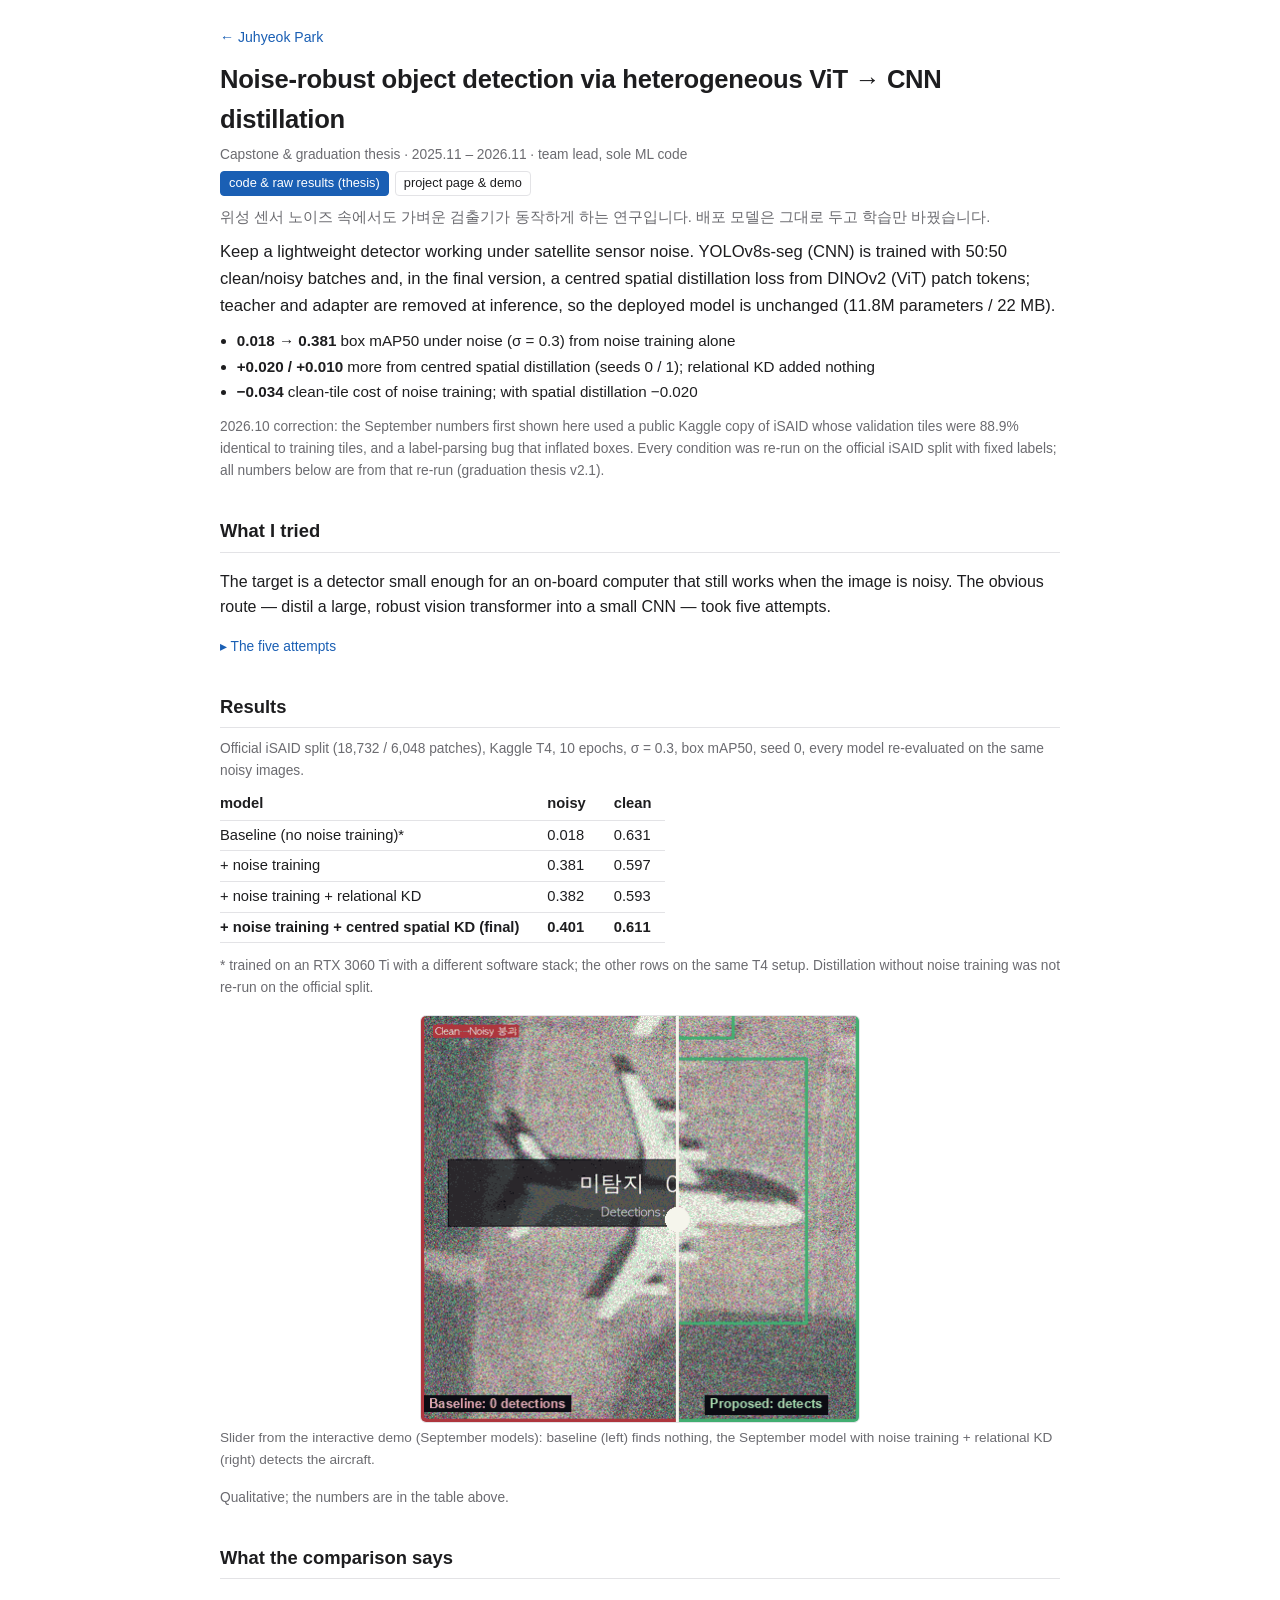
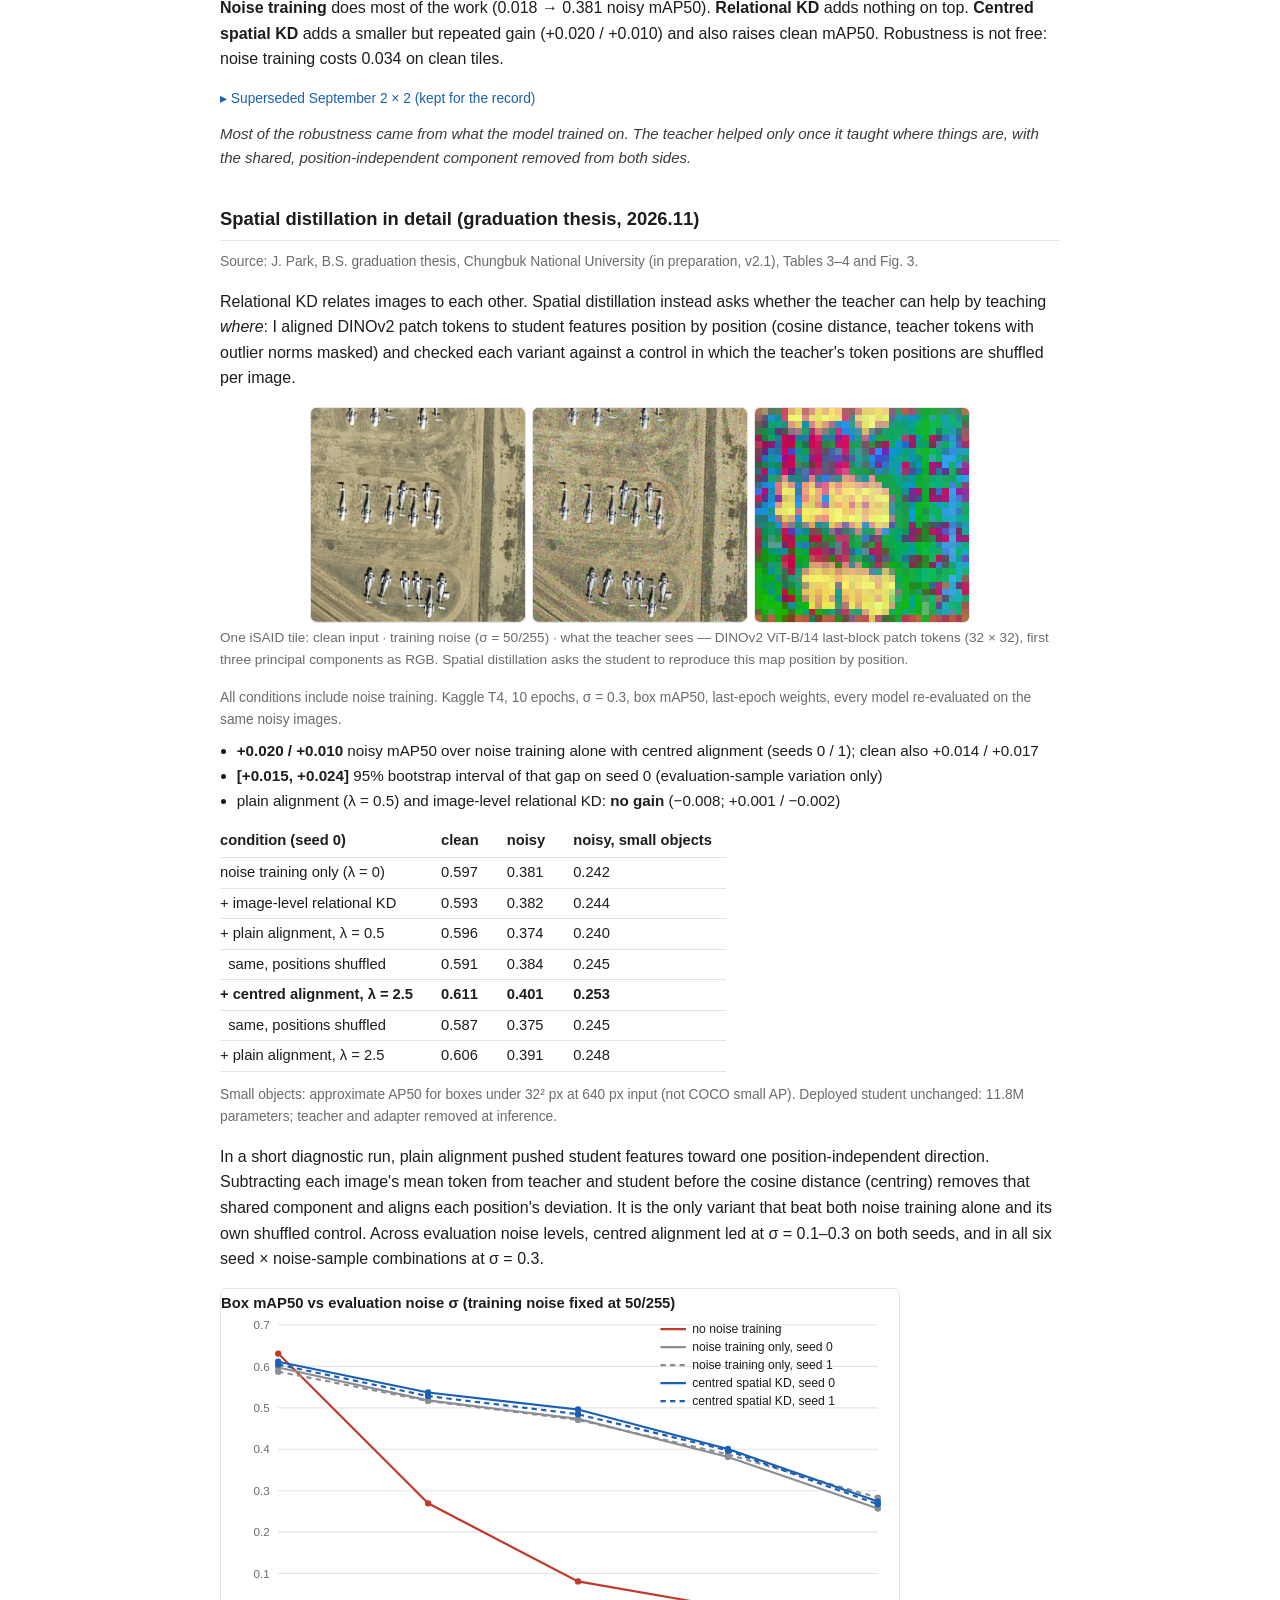
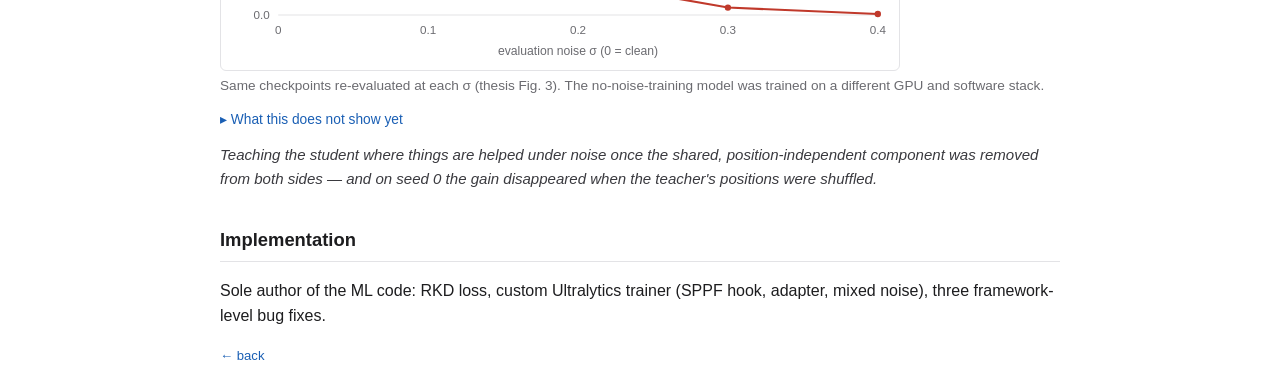
<file: research/capstone.html>
<!doctype html>
<html lang="en">
<head>
<meta charset="utf-8">
<meta name="viewport" content="width=device-width, initial-scale=1">
<title>Noise-robust object detection via heterogeneous ViT → CNN distillation — Juhyeok Park</title>
<link rel="stylesheet" href="../assets/site.css">
</head>
<body>
<main class="wrap page">
  <p class="crumb"><a href="../index.html">← Juhyeok Park</a></p>
  <h1>Noise-robust object detection via heterogeneous ViT → CNN distillation</h1>
  <p class="meta">Capstone &amp; graduation thesis · 2025.11 – 2026.11 · team lead, sole ML code</p>
  <div class="btns top"><a class="primary" href="https://github.com/nonojamjam/noise-robust-detection-rkd/tree/fall2026-heterogeneous-kd">code &amp; raw results (thesis)</a><a href="https://nonojamjam.github.io/noise-robust-detection-rkd/">project page &amp; demo</a></div>
  <p class="ko">위성 센서 노이즈 속에서도 가벼운 검출기가 동작하게 하는 연구입니다. 배포 모델은 그대로 두고 학습만 바꿨습니다.</p>
  <p class="lead">Keep a lightweight detector working under satellite sensor noise. YOLOv8s-seg (CNN) is trained with 50:50 clean/noisy batches and, in the final version, a centred spatial distillation loss from DINOv2 (ViT) patch tokens; teacher and adapter are removed at inference, so the deployed model is unchanged (11.8M parameters / 22 MB).</p>
  <ul class="keys">
    <li><b>0.018 → 0.381</b> box mAP50 under noise (σ = 0.3) from noise training alone</li>
    <li><b>+0.020 / +0.010</b> more from centred spatial distillation (seeds 0 / 1); relational KD added nothing</li>
    <li><b>−0.034</b> clean-tile cost of noise training; with spatial distillation −0.020</li>
  </ul>
  <p class="meta">2026.10 correction: the September numbers first shown here used a public Kaggle copy of iSAID whose validation tiles were 88.9% identical to training tiles, and a label-parsing bug that inflated boxes. Every condition was re-run on the official iSAID split with fixed labels; all numbers below are from that re-run (graduation thesis v2.1).</p>
  <h2>What I tried</h2>
  <p>The target is a detector small enough for an on-board computer that still works when the image is noisy. The obvious route — distil a large, robust vision transformer into a small CNN — took five attempts.</p>
  <details class="more"><summary>The five attempts</summary>
  <table style="border-collapse:collapse;font-size:.9rem;margin:10px 0 14px;width:100%">
<tr><th style="text-align:left;padding:6px 10px">attempt</th><th style="text-align:left;padding:6px 10px">idea</th><th style="text-align:left;padding:6px 10px">what happened</th><th style="text-align:left;padding:6px 10px">why it fell short</th></tr>
<tr><td style="padding:6px 10px;vertical-align:top"><b>1 · Feature-matching KD</b></td><td style="padding:6px 10px;vertical-align:top">1×1 adapter, MSE between DINOv2 and YOLO features (small COCO subset)</td><td style="padding:6px 10px;vertical-align:top">mAP below the plain detector</td><td style="padding:6px 10px;vertical-align:top">adapter too shallow; no detection loss in the objective</td></tr>
<tr><td style="padding:6px 10px;vertical-align:top"><b>2 · Adapter v1 → v9</b></td><td style="padding:6px 10px;vertical-align:top">residual adapter with GroupNorm, GELU, coordinate attention; MSE + RKD + cosine; PCGrad against gradient clash (COCO 40k)</td><td style="padding:6px 10px;vertical-align:top">clean mAP50 0.5423 → 0.5616, but at σ = 0.3 0.4171 → 0.4058</td><td style="padding:6px 10px;vertical-align:top">the distilled backbone fell <i>faster</i> under noise — clean-image knowledge did not transfer to noisy inputs</td></tr>
<tr><td style="padding:6px 10px;vertical-align:top"><b>3 · Clean teacher, noisy student</b></td><td style="padding:6px 10px;vertical-align:top">teacher sees the clean tile, student the noisy one; align their statistics on iSAID</td><td style="padding:6px 10px;vertical-align:top">loss converged; no measured robustness gain</td><td style="padding:6px 10px;vertical-align:top">matching statistics of noisy features did not make detection robust</td></tr>
<tr><td style="padding:6px 10px;vertical-align:top"><b>4 · RKD + mixed-noise training</b></td><td style="padding:6px 10px;vertical-align:top">distance-wise relational KD between images plus 50:50 clean/noisy training</td><td style="padding:6px 10px;vertical-align:top">official split: same as noise training alone (+0.001 / −0.002 over two seeds)</td><td style="padding:6px 10px;vertical-align:top">it relates whole images to each other; nothing tells the student <i>where</i> objects are</td></tr>
<tr><td style="padding:6px 10px;vertical-align:top"><b>5 · Centred spatial KD + mixed-noise training</b> (final)</td><td style="padding:6px 10px;vertical-align:top">align DINOv2 patch tokens to student features position by position, after removing each image's mean token on both sides</td><td style="padding:6px 10px;vertical-align:top">noisy mAP50 +0.020 / +0.010 over noise training alone; gone when teacher positions are shuffled (seed 0)</td><td style="padding:6px 10px;vertical-align:top">— (open questions below)</td></tr>
</table>
  </details>
  <h2>Results</h2>
  <p class="meta">Official iSAID split (18,732 / 6,048 patches), Kaggle T4, 10 epochs, σ = 0.3, box mAP50, seed 0, every model re-evaluated on the same noisy images.</p>
  <table style="border-collapse:collapse;font-size:.92rem;margin:6px 0 12px">
    <tr><th style="text-align:left;padding:4px 14px 4px 0">model</th><th style="padding:4px 14px">noisy</th><th style="padding:4px 14px">clean</th></tr>
    <tr><td style="padding:3px 14px 3px 0">Baseline (no noise training)*</td><td style="padding:3px 14px">0.018</td><td style="padding:3px 14px">0.631</td></tr>
    <tr><td style="padding:3px 14px 3px 0">+ noise training</td><td style="padding:3px 14px">0.381</td><td style="padding:3px 14px">0.597</td></tr>
    <tr><td style="padding:3px 14px 3px 0">+ noise training + relational KD</td><td style="padding:3px 14px">0.382</td><td style="padding:3px 14px">0.593</td></tr>
    <tr><td style="padding:3px 14px 3px 0"><b>+ noise training + centred spatial KD (final)</b></td><td style="padding:3px 14px"><b>0.401</b></td><td style="padding:3px 14px"><b>0.611</b></td></tr>
  </table>
  <p class="meta">* trained on an RTX 3060 Ti with a different software stack; the other rows on the same T4 setup. Distillation without noise training was not re-run on the official split.</p>
  <figure><img src="../assets/profile/noise_slider.gif" alt="Slider comparison on one noisy tile: baseline 0 detections, proposed detects the aircraft" style="max-width:440px;display:block;margin:0 auto"><figcaption>Slider from the interactive demo (September models): baseline (left) finds nothing, the September model with noise training + relational KD (right) detects the aircraft.</figcaption></figure>
  <p class="meta">Qualitative; the numbers are in the table above.</p>
  <h2>What the comparison says</h2>
  <p><b>Noise training</b> does most of the work (0.018 → 0.381 noisy mAP50). <b>Relational KD</b> adds nothing on top. <b>Centred spatial KD</b> adds a smaller but repeated gain (+0.020 / +0.010) and also raises clean mAP50. Robustness is not free: noise training costs 0.034 on clean tiles.</p>
  <details class="more"><summary>Superseded September 2 × 2 (kept for the record)</summary>
    <p>On the leaky Kaggle split with inflated boxes, the 2 × 2 (with / without distillation × with / without noise training) gave baseline 0.015 / 0.284, distillation only 0.018 / 0.297, noise training 0.178 / 0.225, both 0.182 / 0.231 (noisy / clean), i.e. "+0.163, 97% from noise training, distillation +0.005". The direction — noise training dominates, relational KD adds little — held on the official split; the absolute numbers did not.</p>
    <figure class="chart"><img src="../assets/charts/cap_map50.svg" alt="Superseded September 2x2 ablation on the leaky split. Noisy tiles: baseline 0.015, distillation 0.018, noise training 0.178, both 0.182. Clean tiles: 0.284, 0.297, 0.225, 0.231."></figure>
  </details>
  <div class="box">Most of the robustness came from what the model trained on. The teacher helped only once it taught <i>where</i> things are, with the shared, position-independent component removed from both sides.</div>
  <h2>Spatial distillation in detail (graduation thesis, 2026.11)</h2>
  <p class="meta">Source: J. Park, B.S. graduation thesis, Chungbuk National University (in preparation, v2.1), Tables 3–4 and Fig. 3.</p>
  <p>Relational KD relates images to each other. Spatial distillation instead asks whether the teacher can help by teaching <i>where</i>: I aligned DINOv2 patch tokens to student features position by position (cosine distance, teacher tokens with outlier norms masked) and checked each variant against a control in which the teacher's token positions are shuffled per image.</p>
  <figure>
    <div style="display:grid;grid-template-columns:repeat(3,1fr);gap:6px;max-width:660px;margin:0 auto">
      <img src="../assets/cap/ex_clean.jpg" alt="iSAID tile, clean" style="width:100%;display:block">
      <img src="../assets/cap/ex_noisy.jpg" alt="Same tile with training noise sigma 50/255" style="width:100%;display:block">
      <img src="../assets/cap/ex_teacher_pca.png" alt="DINOv2 patch-token PCA of the clean tile: the three rows of parked helicopters stand out from the ground as one colour" style="width:100%;display:block;image-rendering:pixelated">
    </div>
    <figcaption>One iSAID tile: clean input · training noise (σ = 50/255) · what the teacher sees — DINOv2 ViT-B/14 last-block patch tokens (32 × 32), first three principal components as RGB. Spatial distillation asks the student to reproduce this map position by position.</figcaption>
  </figure>
  <p class="meta">All conditions include noise training. Kaggle T4, 10 epochs, σ = 0.3, box mAP50, last-epoch weights, every model re-evaluated on the same noisy images.</p>
  <ul class="keys">
    <li><b>+0.020 / +0.010</b> noisy mAP50 over noise training alone with centred alignment (seeds 0 / 1); clean also +0.014 / +0.017</li>
    <li><b>[+0.015, +0.024]</b> 95% bootstrap interval of that gap on seed 0 (evaluation-sample variation only)</li>
    <li>plain alignment (λ = 0.5) and image-level relational KD: <b>no gain</b> (−0.008; +0.001 / −0.002)</li>
  </ul>
  <table style="border-collapse:collapse;font-size:.92rem;margin:6px 0 12px">
    <tr><th style="text-align:left;padding:4px 14px 4px 0">condition (seed 0)</th><th style="padding:4px 14px">clean</th><th style="padding:4px 14px">noisy</th><th style="padding:4px 14px">noisy, small objects</th></tr>
    <tr><td style="padding:3px 14px 3px 0">noise training only (λ = 0)</td><td style="padding:3px 14px">0.597</td><td style="padding:3px 14px">0.381</td><td style="padding:3px 14px">0.242</td></tr>
    <tr><td style="padding:3px 14px 3px 0">+ image-level relational KD</td><td style="padding:3px 14px">0.593</td><td style="padding:3px 14px">0.382</td><td style="padding:3px 14px">0.244</td></tr>
    <tr><td style="padding:3px 14px 3px 0">+ plain alignment, λ = 0.5</td><td style="padding:3px 14px">0.596</td><td style="padding:3px 14px">0.374</td><td style="padding:3px 14px">0.240</td></tr>
    <tr><td style="padding:3px 14px 3px 0">&nbsp;&nbsp;same, positions shuffled</td><td style="padding:3px 14px">0.591</td><td style="padding:3px 14px">0.384</td><td style="padding:3px 14px">0.245</td></tr>
    <tr><td style="padding:3px 14px 3px 0"><b>+ centred alignment, λ = 2.5</b></td><td style="padding:3px 14px"><b>0.611</b></td><td style="padding:3px 14px"><b>0.401</b></td><td style="padding:3px 14px"><b>0.253</b></td></tr>
    <tr><td style="padding:3px 14px 3px 0">&nbsp;&nbsp;same, positions shuffled</td><td style="padding:3px 14px">0.587</td><td style="padding:3px 14px">0.375</td><td style="padding:3px 14px">0.245</td></tr>
    <tr><td style="padding:3px 14px 3px 0">+ plain alignment, λ = 2.5</td><td style="padding:3px 14px">0.606</td><td style="padding:3px 14px">0.391</td><td style="padding:3px 14px">0.248</td></tr>
  </table>
  <p class="meta">Small objects: approximate AP50 for boxes under 32² px at 640 px input (not COCO small AP). Deployed student unchanged: 11.8M parameters; teacher and adapter removed at inference.</p>
  <p>In a short diagnostic run, plain alignment pushed student features toward one position-independent direction. Subtracting each image's mean token from teacher and student before the cosine distance (centring) removes that shared component and aligns each position's deviation. It is the only variant that beat both noise training alone and its own shuffled control. Across evaluation noise levels, centred alignment led at σ = 0.1–0.3 on both seeds, and in all six seed × noise-sample combinations at σ = 0.3.</p>
  <figure class="chart"><img src="../assets/charts/cap_sigma.svg" alt="Box mAP50 versus evaluation noise sigma 0 to 0.4. Without noise training: 0.631, 0.270, 0.081, 0.018, 0.002. Noise training only, seed 0: 0.597, 0.518, 0.473, 0.381, 0.257. Centred spatial KD, seed 0: 0.611, 0.537, 0.496, 0.401, 0.274. Seed 1: noise training only 0.587 to 0.283, centred 0.604 to 0.267."><figcaption>Same checkpoints re-evaluated at each σ (thesis Fig. 3). The no-noise-training model was trained on a different GPU and software stack.</figcaption></figure>
  <details class="more"><summary>What this does not show yet</summary>
    <p>Centring and λ changed together; plain alignment at λ = 2.5 landed in between (0.391), so the two effects are not separated. The shuffled controls and that check have one seed each. The main comparison has two training seeds, and at σ = 0.4 the sign flipped on seed 1. The bootstrap resamples patches cut from 458 source images, so the interval is likely too narrow. Only Gaussian noise was tested.</p>
  </details>
  <div class="box">Teaching the student <i>where</i> things are helped under noise once the shared, position-independent component was removed from both sides — and on seed 0 the gain disappeared when the teacher's positions were shuffled.</div>
  <h2>Implementation</h2>
  <p>Sole author of the ML code: RKD loss, custom Ultralytics trainer (SPPF hook, adapter, mixed noise), three framework-level bug fixes.</p>

</main>
<footer class="wrap"><a href="../index.html">← back</a></footer>
</body>
</html>
</file>
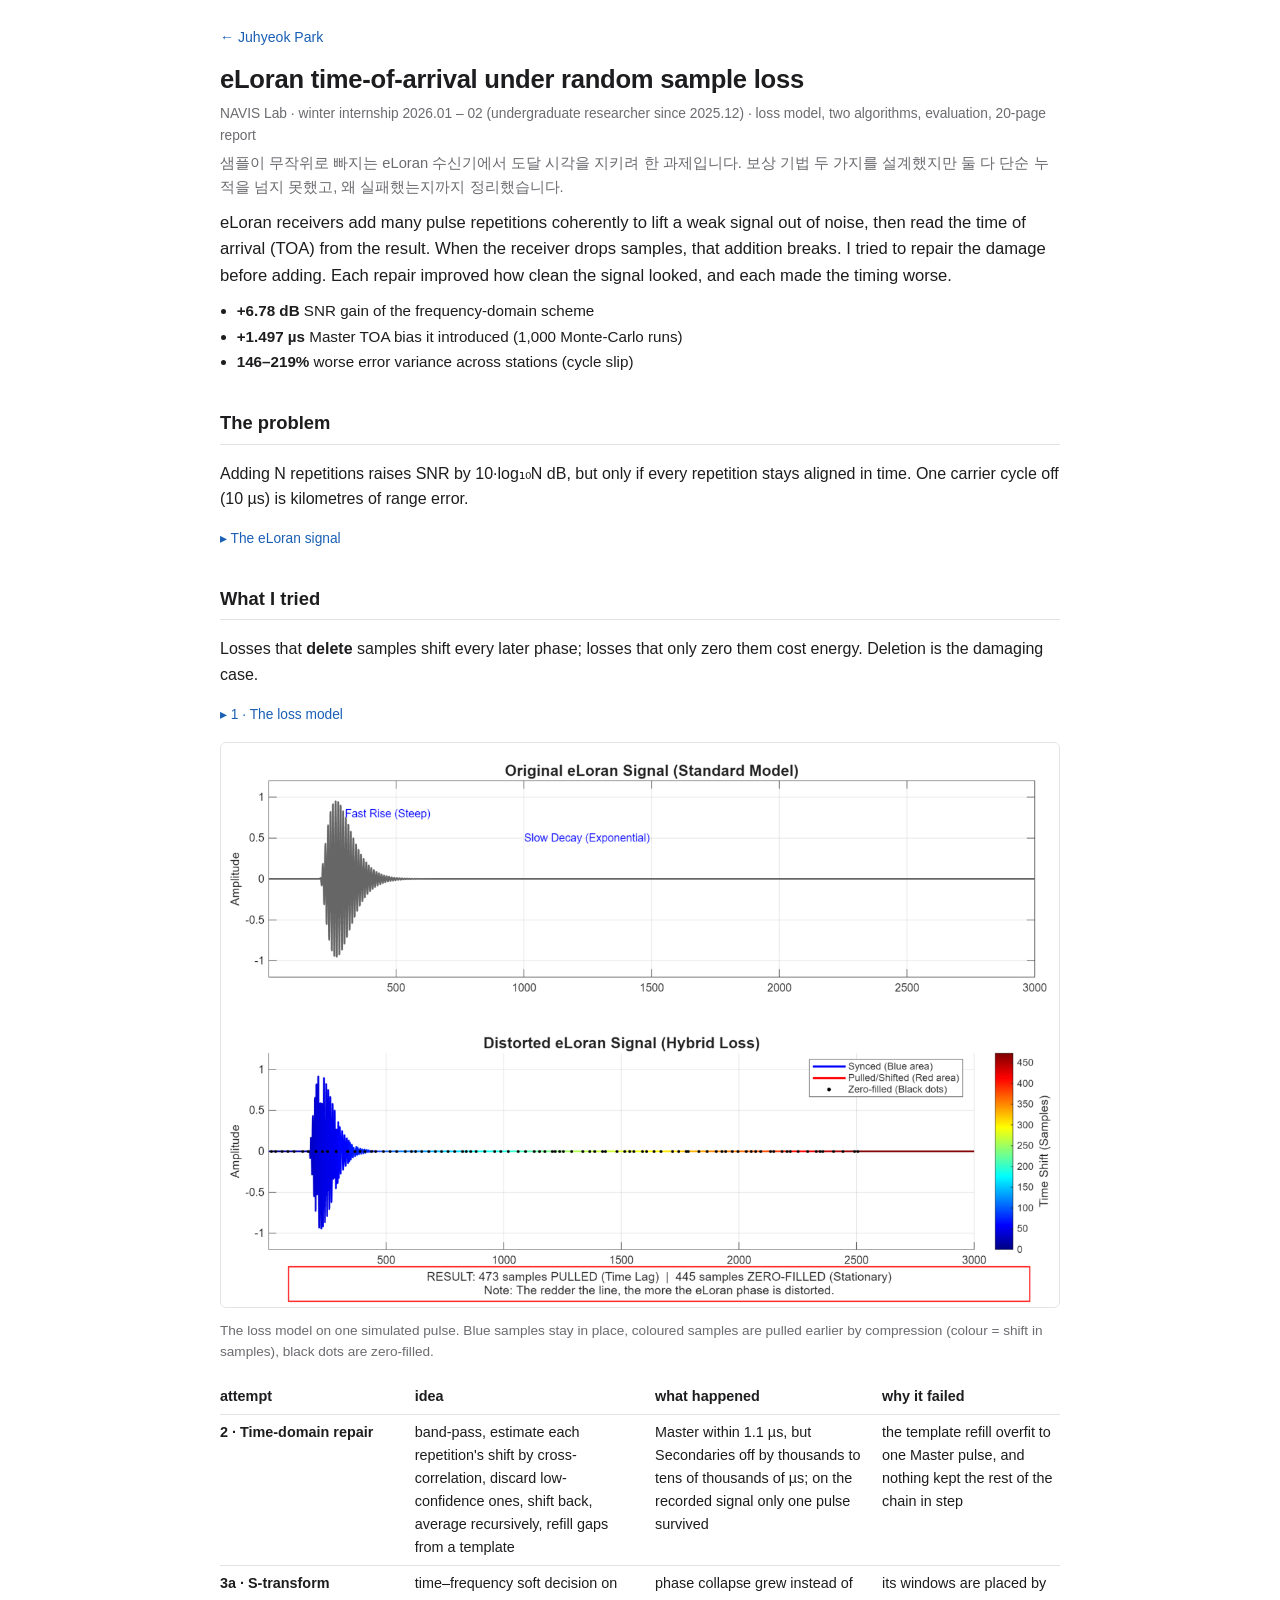
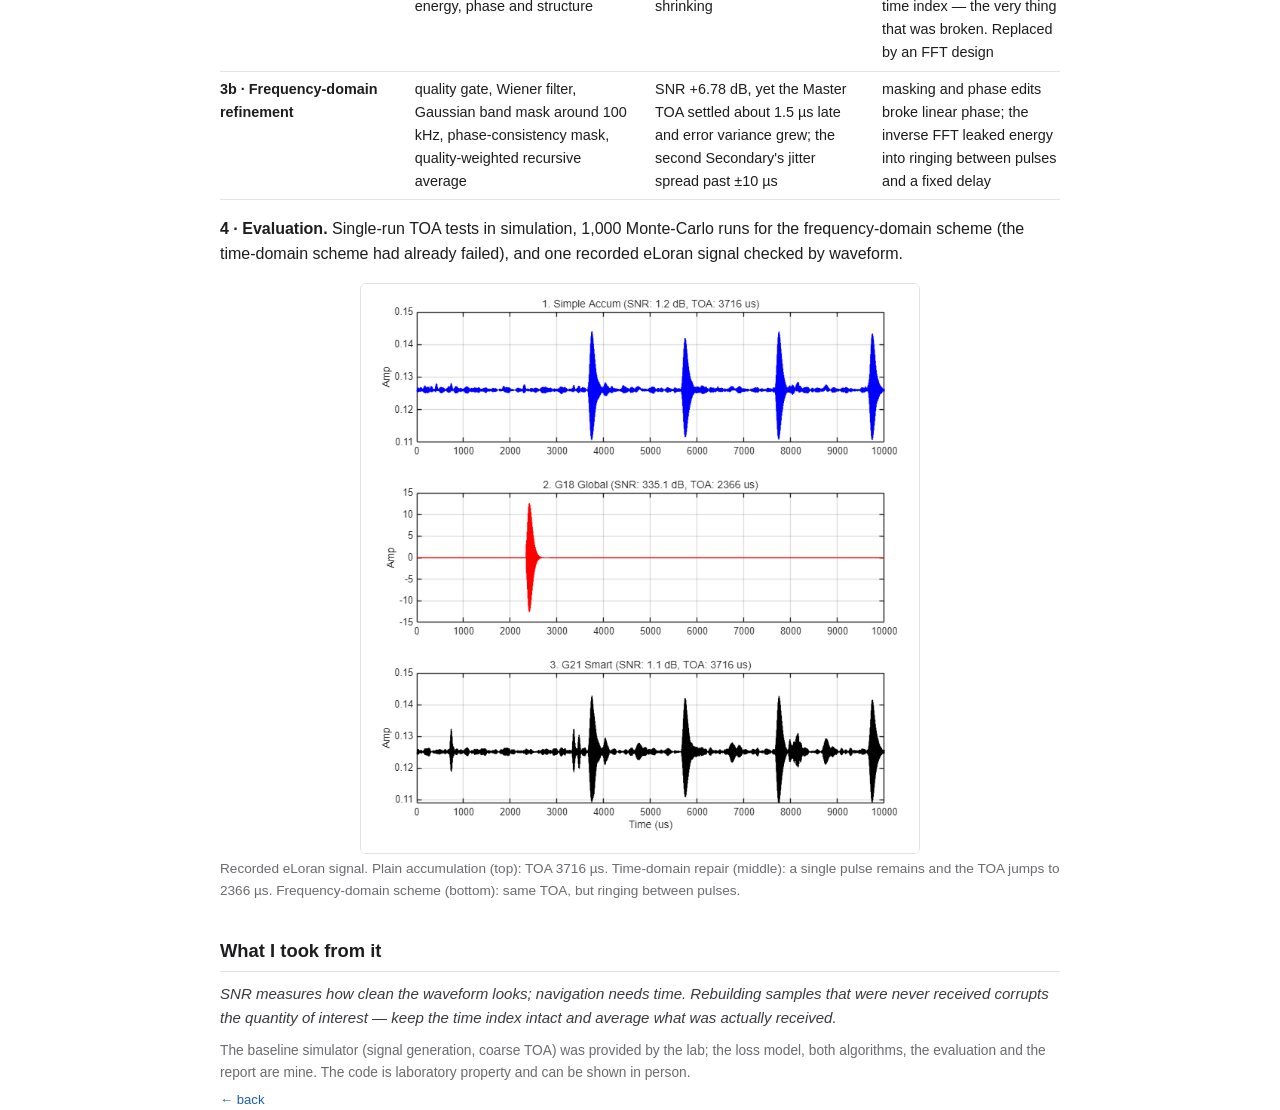
<file: research/eloran.html>
<!doctype html>
<html lang="en">
<head>
<meta charset="utf-8">
<meta name="viewport" content="width=device-width, initial-scale=1">
<title>eLoran time-of-arrival under random sample loss — Juhyeok Park</title>
<link rel="stylesheet" href="../assets/site.css">
</head>
<body>
<main class="wrap page">
  <p class="crumb"><a href="../index.html">← Juhyeok Park</a></p>
  <h1>eLoran time-of-arrival under random sample loss</h1>
  <p class="meta">NAVIS Lab · winter internship 2026.01 – 02 (undergraduate researcher since 2025.12) · loss model, two algorithms, evaluation, 20-page report</p>
  <p class="ko">샘플이 무작위로 빠지는 eLoran 수신기에서 도달 시각을 지키려 한 과제입니다. 보상 기법 두 가지를 설계했지만 둘 다 단순 누적을 넘지 못했고, 왜 실패했는지까지 정리했습니다.</p>
  <p class="lead">eLoran receivers add many pulse repetitions coherently to lift a weak signal out of noise, then read the time of arrival (TOA) from the result. When the receiver drops samples, that addition breaks. I tried to repair the damage before adding. Each repair improved how clean the signal looked, and each made the timing worse.</p>
  <ul class="keys">
    <li><b>+6.78 dB</b> SNR gain of the frequency-domain scheme</li>
    <li><b>+1.497 µs</b> Master TOA bias it introduced (1,000 Monte-Carlo runs)</li>
    <li><b>146–219%</b> worse error variance across stations (cycle slip)</li>
  </ul>

  <h2>The problem</h2>
  <p>Adding N repetitions raises SNR by 10·log₁₀N dB, but only if every repetition stays aligned in time. One carrier cycle off (10 µs) is kilometres of range error.</p>
  <details class="more"><summary>The eLoran signal</summary>
    <p>An eLoran pulse is a 100 kHz carrier under an asymmetric envelope; a Master station sends groups of 9 pulses and each Secondary 8, repeating every group repetition interval. TOA is taken 30 µs into the pulse, before skywave arrives. Adding N repetitions raises SNR by 10·log₁₀N dB — but only if every repetition is aligned in time. A one-carrier-cycle mistake (10 µs) is a cycle slip, kilometres of range error.</p>
  </details>

  <h2>What I tried</h2>
  <p>Losses that <b>delete</b> samples shift every later phase; losses that only zero them cost energy. Deletion is the damaging case.</p>
  <details class="more"><summary>1 · The loss model</summary>
    <p><b>1 · A loss model.</b> Two independent kinds of loss: single samples dropped inside the receiver (interrupt delay, DMA overrun) and contiguous bursts from outside (lightning, interference) that can cross group boundaries. Each can be handled two ways: <i>blanking</i> keeps the index and zeroes the value — only energy is lost; <i>compression</i> deletes the gap and shifts everything after it — every later phase moves. Compression is the damaging case.</p>
  </details>
  <figure><img src="../assets/eloran_pulse.png" alt="Loss model on one simulated pulse: original and distorted by hybrid loss"><figcaption>The loss model on one simulated pulse. Blue samples stay in place, coloured samples are pulled earlier by compression (colour = shift in samples), black dots are zero-filled.</figcaption></figure>
  <table style="border-collapse:collapse;font-size:.9rem;margin:10px 0 14px;width:100%">
    <tr><th style="text-align:left;padding:6px 10px 6px 0;width:22%">attempt</th><th style="text-align:left;padding:6px 10px">idea</th><th style="text-align:left;padding:6px 10px">what happened</th><th style="text-align:left;padding:6px 0 6px 10px">why it failed</th></tr>
    <tr><td style="padding:6px 10px 6px 0;vertical-align:top"><b>2 · Time-domain repair</b></td><td style="padding:6px 10px;vertical-align:top">band-pass, estimate each repetition's shift by cross-correlation, discard low-confidence ones, shift back, average recursively, refill gaps from a template</td><td style="padding:6px 10px;vertical-align:top">Master within 1.1 µs, but Secondaries off by thousands to tens of thousands of µs; on the recorded signal only one pulse survived</td><td style="padding:6px 0 6px 10px;vertical-align:top">the template refill overfit to one Master pulse, and nothing kept the rest of the chain in step</td></tr>
    <tr><td style="padding:6px 10px 6px 0;vertical-align:top"><b>3a · S-transform</b></td><td style="padding:6px 10px;vertical-align:top">time–frequency soft decision on energy, phase and structure</td><td style="padding:6px 10px;vertical-align:top">phase collapse grew instead of shrinking</td><td style="padding:6px 0 6px 10px;vertical-align:top">its windows are placed by time index — the very thing that was broken. Replaced by an FFT design</td></tr>
    <tr><td style="padding:6px 10px 6px 0;vertical-align:top"><b>3b · Frequency-domain refinement</b></td><td style="padding:6px 10px;vertical-align:top">quality gate, Wiener filter, Gaussian band mask around 100 kHz, phase-consistency mask, quality-weighted recursive average</td><td style="padding:6px 10px;vertical-align:top">SNR +6.78 dB, yet the Master TOA settled about 1.5 µs late and error variance grew; the second Secondary's jitter spread past ±10 µs</td><td style="padding:6px 0 6px 10px;vertical-align:top">masking and phase edits broke linear phase; the inverse FFT leaked energy into ringing between pulses and a fixed delay</td></tr>
  </table>
  <p><b>4 · Evaluation.</b> Single-run TOA tests in simulation, 1,000 Monte-Carlo runs for the frequency-domain scheme (the time-domain scheme had already failed), and one recorded eLoran signal checked by waveform.</p>
  <figure><img src="../assets/eloran_accumulation.png" alt="Recorded eLoran signal: plain accumulation, time-domain repair and frequency-domain scheme" style="max-width:560px;display:block;margin:0 auto"><figcaption>Recorded eLoran signal. Plain accumulation (top): TOA 3716 µs. Time-domain repair (middle): a single pulse remains and the TOA jumps to 2366 µs. Frequency-domain scheme (bottom): same TOA, but ringing between pulses.</figcaption></figure>

  <h2>What I took from it</h2>
  <div class="box">SNR measures how clean the waveform looks; navigation needs time. Rebuilding samples that were never received corrupts the quantity of interest — keep the time index intact and average what was actually received.</div>
  <p class="meta">The baseline simulator (signal generation, coarse TOA) was provided by the lab; the loss model, both algorithms, the evaluation and the report are mine. The code is laboratory property and can be shown in person.</p>
</main>
<footer class="wrap"><a href="../index.html">← back</a></footer>
</body>
</html>
</file>
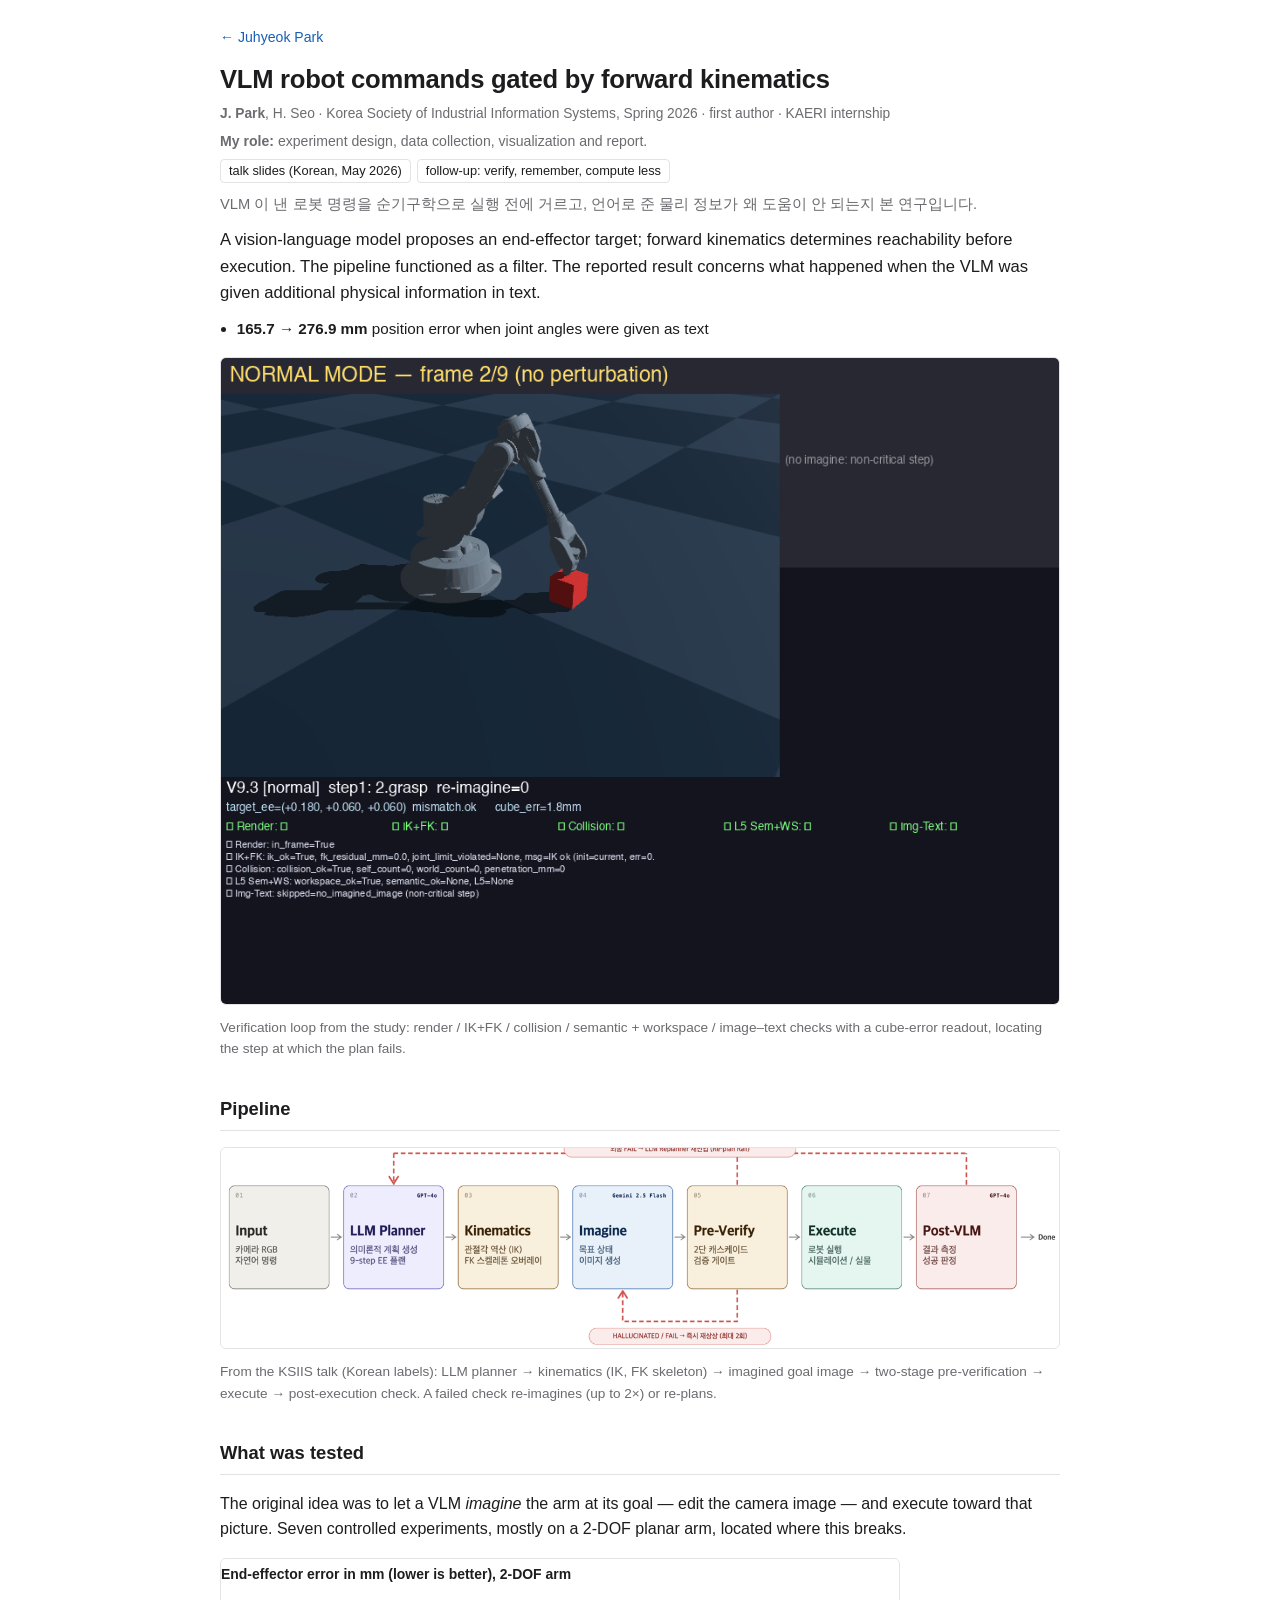
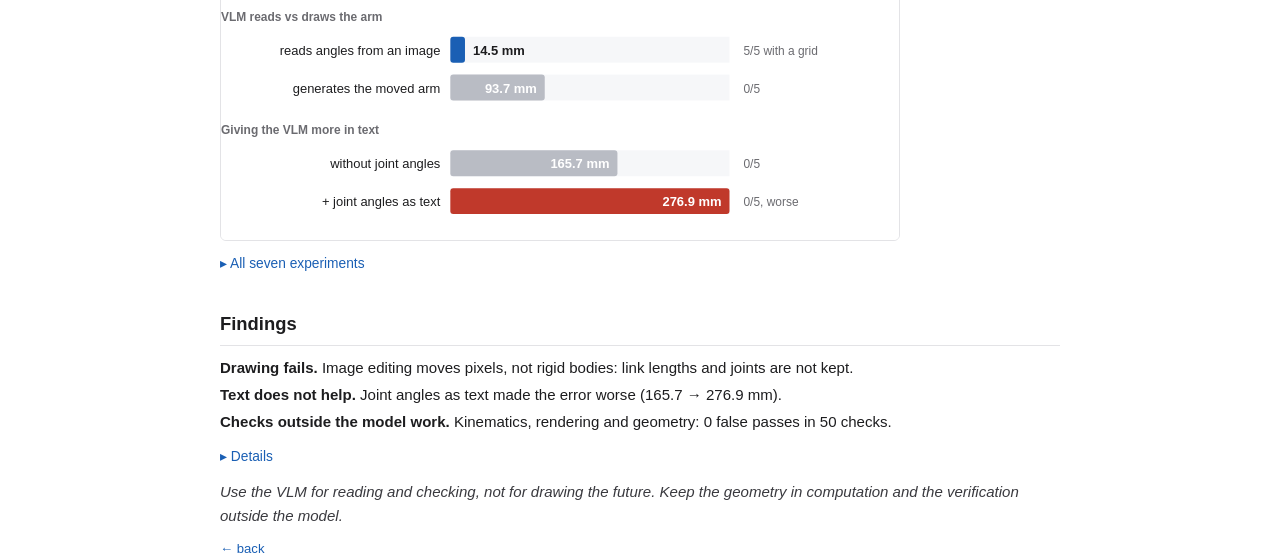
<file: research/fk-verifier.html>
<!doctype html>
<html lang="en">
<head>
<meta charset="utf-8">
<meta name="viewport" content="width=device-width, initial-scale=1">
<title>VLM robot commands gated by forward kinematics — Juhyeok Park</title>
<link rel="stylesheet" href="../assets/site.css">
</head>
<body>
<main class="wrap page">
  <p class="crumb"><a href="../index.html">← Juhyeok Park</a></p>
  <h1>VLM robot commands gated by forward kinematics</h1>
  <p class="meta"><b>J. Park</b>, H. Seo · Korea Society of Industrial Information Systems, Spring 2026 · first author · KAERI internship</p>
  <p class="role"><b>My role:</b> experiment design, data collection, visualization and report.</p>
  <div class="btns top"><a href="../assets/talks/KSIIS2026_Park_talk_slides_ko.pdf">talk slides (Korean, May 2026)</a><a href="poc.html">follow-up: verify, remember, compute less</a></div>
  <p class="ko">VLM 이 낸 로봇 명령을 순기구학으로 실행 전에 거르고, 언어로 준 물리 정보가 왜 도움이 안 되는지 본 연구입니다.</p>
  <p class="lead">A vision-language model proposes an end-effector target; forward kinematics determines reachability before execution. The pipeline functioned as a filter. The reported result concerns what happened when the VLM was given additional physical information in text.</p>
  <ul class="keys">
    <li><b>165.7 → 276.9 mm</b> position error when joint angles were given as text</li>
  </ul>
  <figure><img src="../assets/ive_verification_demo.gif" alt="Verification loop"><figcaption>Verification loop from the study: render / IK+FK / collision / semantic + workspace / image–text checks with a cube-error readout, locating the step at which the plan fails.</figcaption></figure>
  <h2>Pipeline</h2>
  <figure><img src="../assets/ksiis/framework.png" alt="Input, LLM planner, kinematics, imagine, pre-verify, execute, post-VLM with re-imagine and re-plan loops"><figcaption>From the KSIIS talk (Korean labels): LLM planner → kinematics (IK, FK skeleton) → imagined goal image → two-stage pre-verification → execute → post-execution check. A failed check re-imagines (up to 2×) or re-plans.</figcaption></figure>
  <h2>What was tested</h2>
  <p>The original idea was to let a VLM <i>imagine</i> the arm at its goal — edit the camera image — and execute toward that picture. Seven controlled experiments, mostly on a 2-DOF planar arm, located where this breaks.</p>
  <figure class="chart"><img src="../assets/charts/fk_error_mm.svg" alt="End-effector error on a 2-DOF arm: reading angles from an image 14.5 mm, generating the moved arm 93.7 mm; image generation without joint angles 165.7 mm, with joint angles as text 276.9 mm"></figure>
  <details class="more"><summary>All seven experiments</summary>
  <table style="border-collapse:collapse;font-size:.9rem;margin:10px 0 14px;width:100%">
<tr><th style="text-align:left;padding:6px 10px">experiment</th><th style="text-align:left;padding:6px 10px">what was varied</th><th style="text-align:left;padding:6px 10px">result</th><th style="text-align:left;padding:6px 10px">reading</th></tr>
<tr><td style="padding:6px 10px;vertical-align:top">Hints for image generation</td><td style="padding:6px 10px;vertical-align:top">none / target coordinates / joint angles and link lengths / all information</td><td style="padding:6px 10px;vertical-align:top">joint angles <i>raised</i> end-effector error 165.7 → 276.9 mm; 0/5 in both</td><td style="padding:6px 10px;vertical-align:top">more information made it worse</td></tr>
<tr><td style="padding:6px 10px;vertical-align:top">Reading vs generating</td><td style="padding:6px 10px;vertical-align:top">read angles from an image vs generate the moved arm</td><td style="padding:6px 10px;vertical-align:top">reading 14.5 mm (5/5 with a grid) vs generating 93.7 mm (0/5)</td><td style="padding:6px 10px;vertical-align:top">the VLM can read geometry but not draw it</td></tr>
<tr><td style="padding:6px 10px;vertical-align:top">Prompt variants</td><td style="padding:6px 10px;vertical-align:top">four prompts, 15 paired runs</td><td style="padding:6px 10px;vertical-align:top">success 33% → 40%, not significant (all four tests p ≥ 0.05)</td><td style="padding:6px 10px;vertical-align:top">prompt engineering does not fix it</td></tr>
<tr><td style="padding:6px 10px;vertical-align:top">Skeleton reference</td><td style="padding:6px 10px;vertical-align:top">show the target pose as a skeleton image</td><td style="padding:6px 10px;vertical-align:top">0/5 (215.8 vs 226.6 mm)</td><td style="padding:6px 10px;vertical-align:top">pixel editing ignores rigid-body constraints</td></tr>
<tr><td style="padding:6px 10px;vertical-align:top">Oracle image</td><td style="padding:6px 10px;vertical-align:top">give a perfect target image, extract the motion</td><td style="padding:6px 10px;vertical-align:top">position 5/5 (20.1 mm); absolute angle 1/5; link length off by up to 75%</td><td style="padding:6px 10px;vertical-align:top">even a perfect picture does not yield full kinematics</td></tr>
<tr><td style="padding:6px 10px;vertical-align:top">DOF scaling</td><td style="padding:6px 10px;vertical-align:top">1 → 5 links, with and without the verifier cascade</td><td style="padding:6px 10px;vertical-align:top">2-DOF 0% → 100% with verification; plateau at +20% from 4 links</td><td style="padding:6px 10px;vertical-align:top">the verifier rescues, but cannot supply spatial grounding</td></tr>
<tr><td style="padding:6px 10px;vertical-align:top">Verifier itself</td><td style="padding:6px 10px;vertical-align:top">cascade of render, IK/FK, collision, workspace and image–text checks</td><td style="padding:6px 10px;vertical-align:top">0 false passes in 50 checks on a 3D shelf task</td><td style="padding:6px 10px;vertical-align:top">the check was reliable; the planner was the bottleneck</td></tr>
</table>
  </details>
  <h2>Findings</h2>
  <ul class="labeled">
    <li><b>Drawing fails.</b> Image editing moves pixels, not rigid bodies: link lengths and joints are not kept.</li>
    <li><b>Text does not help.</b> Joint angles as text made the error worse (165.7 → 276.9 mm).</li>
    <li><b>Checks outside the model work.</b> Kinematics, rendering and geometry: 0 false passes in 50 checks.</li>
  </ul>
  <details class="more"><summary>Details</summary>
    <p>Image editing manipulates pixels, not rigid bodies: link lengths and joint connectivity are not preserved, rotations fail more often than translations, and without a grid there is no pixel-to-metre scale. Language does not carry the missing quantities either — giving joint angles as text made the result worse.</p>
  <p>The verification cascade, in contrast, was accurate. A verifier from the same model family as the planner shares its failure modes, so the checks that worked were the ones outside the model: kinematics, rendering and geometry.</p>
  </details>
  <div class="box">Use the VLM for reading and checking, not for drawing the future. Keep the geometry in computation and the verification outside the model.</div>


</main>
<footer class="wrap"><a href="../index.html">← back</a></footer>
</body>
</html>
</file>
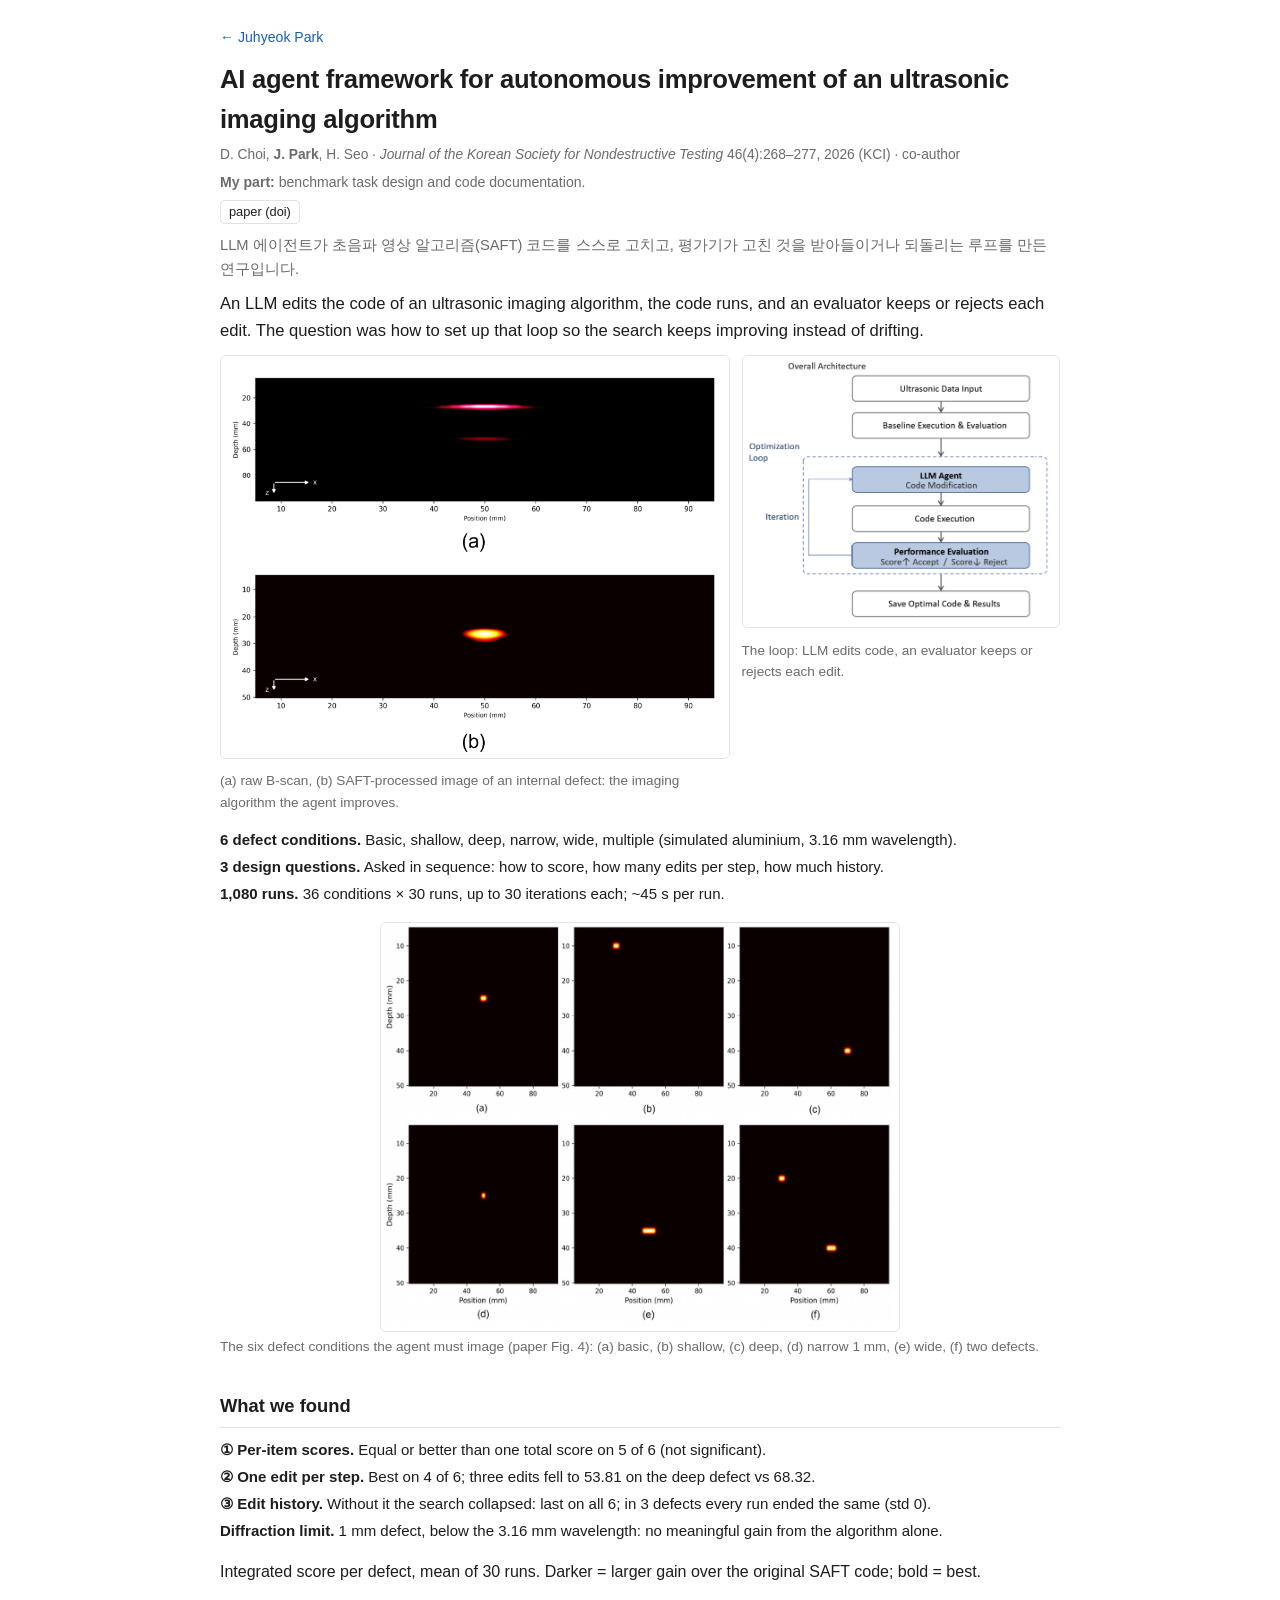
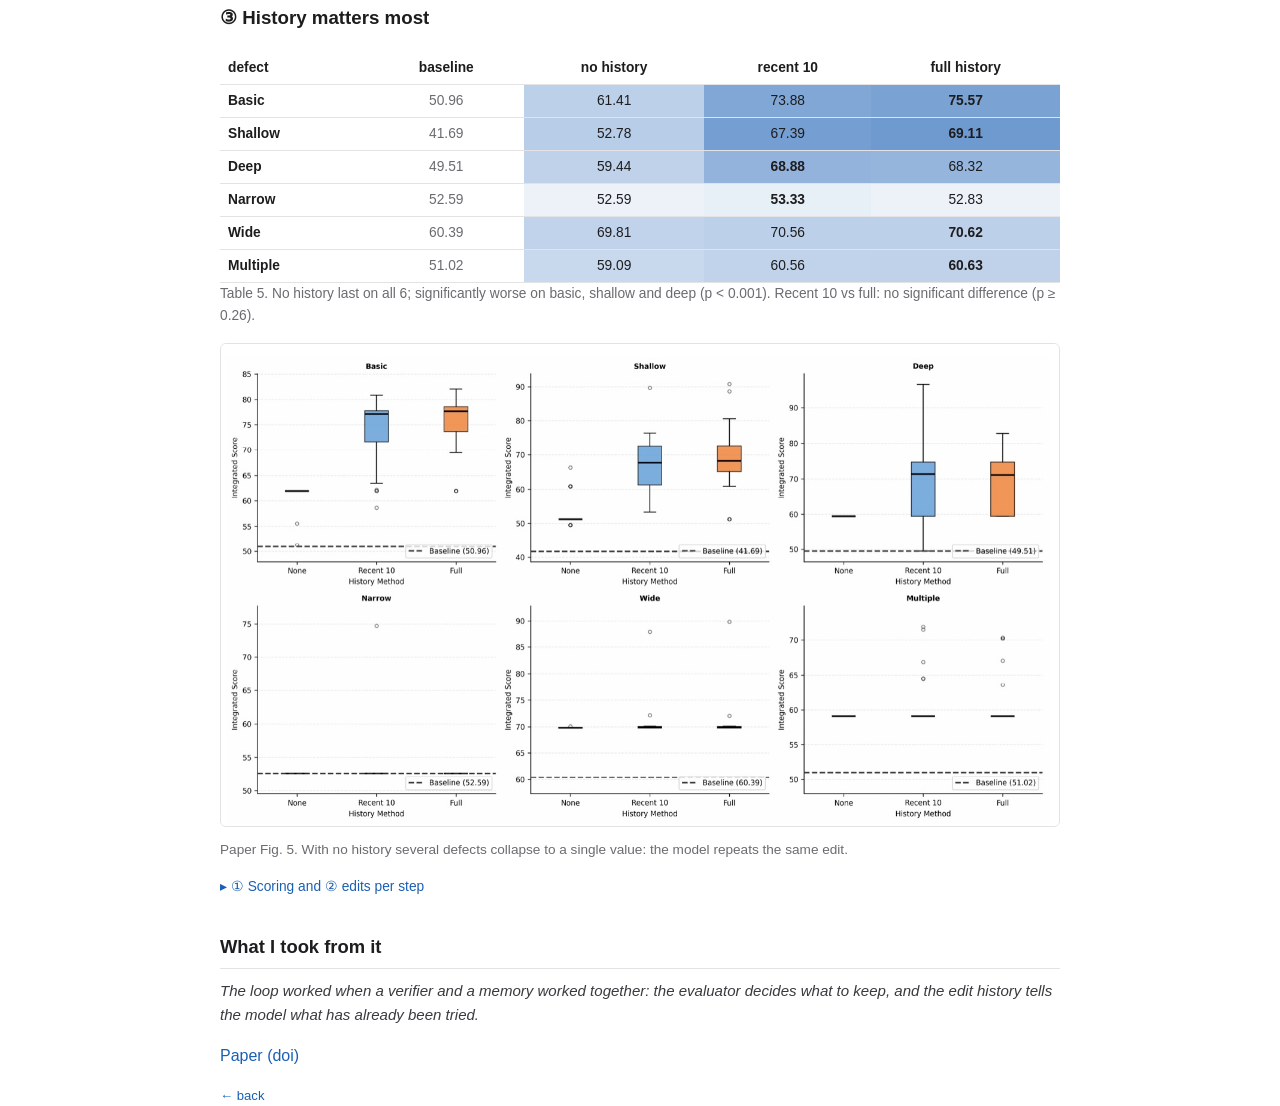
<file: research/kci.html>
<!doctype html>
<html lang="en">
<head>
<meta charset="utf-8">
<meta name="viewport" content="width=device-width, initial-scale=1">
<title>AI agent framework for an ultrasonic imaging algorithm — Juhyeok Park</title>
<link rel="stylesheet" href="../assets/site.css">
</head>
<body>
<main class="wrap page">
  <p class="crumb"><a href="../index.html">← Juhyeok Park</a></p>
  <h1>AI agent framework for autonomous improvement of an ultrasonic imaging algorithm</h1>
  <p class="meta">D. Choi, <b>J. Park</b>, H. Seo · <i>Journal of the Korean Society for Nondestructive Testing</i> 46(4):268–277, 2026 (KCI) · co-author</p>
  <p class="role"><b>My part:</b> benchmark task design and code documentation.</p>
  <div class="btns top"><a href="https://doi.org/10.7779/JKSNT.2026.46.4.268">paper (doi)</a></div>
  <p class="ko">LLM 에이전트가 초음파 영상 알고리즘(SAFT) 코드를 스스로 고치고, 평가기가 고친 것을 받아들이거나 되돌리는 루프를 만든 연구입니다.</p>
  <p class="lead">An LLM edits the code of an ultrasonic imaging algorithm, the code runs, and an evaluator keeps or rejects each edit. The question was how to set up that loop so the search keeps improving instead of drifting.</p>
  <div class="duo">
    <figure style="margin:0"><img src="../assets/kci/saft_bscan.png" alt="Raw B-scan and SAFT-processed image of an internal defect"><figcaption>(a) raw B-scan, (b) SAFT-processed image of an internal defect: the imaging algorithm the agent improves.</figcaption></figure>
    <figure style="margin:0"><img src="../assets/kci/agent_loop.png" alt="Agent loop: LLM edits code, code runs, evaluator accepts or rejects"><figcaption>The loop: LLM edits code, an evaluator keeps or rejects each edit.</figcaption></figure>
  </div>

  <ul class="labeled">
    <li><b>6 defect conditions.</b> Basic, shallow, deep, narrow, wide, multiple (simulated aluminium, 3.16 mm wavelength).</li>
    <li><b>3 design questions.</b> Asked in sequence: how to score, how many edits per step, how much history.</li>
    <li><b>1,080 runs.</b> 36 conditions × 30 runs, up to 30 iterations each; ~45 s per run.</li>
  </ul>
  <figure><img style="max-width:520px;display:block;margin:0 auto" src="../assets/kci/defects_gt.jpg" alt="Ground-truth images of the six defect conditions"><figcaption>The six defect conditions the agent must image (paper Fig. 4): (a) basic, (b) shallow, (c) deep, (d) narrow 1 mm, (e) wide, (f) two defects.</figcaption></figure>

  <h2>What we found</h2>
  <ul class="labeled">
    <li><b>① Per-item scores.</b> Equal or better than one total score on 5 of 6 (not significant).</li>
    <li><b>② One edit per step.</b> Best on 4 of 6; three edits fell to 53.81 on the deep defect vs 68.32.</li>
    <li><b>③ Edit history.</b> Without it the search collapsed: last on all 6; in 3 defects every run ended the same (std 0).</li>
    <li><b>Diffraction limit.</b> 1 mm defect, below the 3.16 mm wavelength: no meaningful gain from the algorithm alone.</li>
  </ul>
  <p>Integrated score per defect, mean of 30 runs. Darker = larger gain over the original SAFT code; bold = best.</p>
  <h3>③ History matters most</h3>
  <div class="tw"><table class="heat"><tr><th>defect</th><th>baseline</th><th>no history</th><th>recent 10</th><th>full history</th></tr><tr><th>Basic</th><td class="b">50.96</td><td style="background:rgba(26,95,180,0.29)"><span>61.41</span></td><td style="background:rgba(26,95,180,0.55)"><span>73.88</span></td><td style="background:rgba(26,95,180,0.58)"><span style="font-weight:700">75.57</span></td></tr><tr><th>Shallow</th><td class="b">41.69</td><td style="background:rgba(26,95,180,0.31)"><span>52.78</span></td><td style="background:rgba(26,95,180,0.60)"><span>67.39</span></td><td style="background:rgba(26,95,180,0.63)"><span style="font-weight:700">69.11</span></td></tr><tr><th>Deep</th><td class="b">49.51</td><td style="background:rgba(26,95,180,0.28)"><span>59.44</span></td><td style="background:rgba(26,95,180,0.47)"><span style="font-weight:700">68.88</span></td><td style="background:rgba(26,95,180,0.46)"><span>68.32</span></td></tr><tr><th>Narrow</th><td class="b">52.59</td><td style="background:rgba(26,95,180,0.08)"><span>52.59</span></td><td style="background:rgba(26,95,180,0.10)"><span style="font-weight:700">53.33</span></td><td style="background:rgba(26,95,180,0.08)"><span>52.83</span></td></tr><tr><th>Wide</th><td class="b">60.39</td><td style="background:rgba(26,95,180,0.27)"><span>69.81</span></td><td style="background:rgba(26,95,180,0.29)"><span>70.56</span></td><td style="background:rgba(26,95,180,0.29)"><span style="font-weight:700">70.62</span></td></tr><tr><th>Multiple</th><td class="b">51.02</td><td style="background:rgba(26,95,180,0.24)"><span>59.09</span></td><td style="background:rgba(26,95,180,0.27)"><span>60.56</span></td><td style="background:rgba(26,95,180,0.28)"><span style="font-weight:700">60.63</span></td></tr></table></div><p class="meta">Table 5. No history last on all 6; significantly worse on basic, shallow and deep (p &lt; 0.001). Recent 10 vs full: no significant difference (p ≥ 0.26).</p>
  <figure><img src="../assets/kci/history_boxplots.jpg" alt="Box plots of integrated score by history method for six defects; no history shows a flat line in several defects"><figcaption>Paper Fig. 5. With no history several defects collapse to a single value: the model repeats the same edit.</figcaption></figure>
  <details class="more"><summary>① Scoring and ② edits per step</summary>
    <h3>① One total score vs per-item scores</h3>
    <div class="tw"><table class="heat"><tr><th>defect</th><th>baseline</th><th>one total score</th><th>per-item scores</th></tr><tr><th>Basic</th><td class="b">50.96</td><td style="background:rgba(26,95,180,0.54)"><span>73.31</span></td><td style="background:rgba(26,95,180,0.58)"><span style="font-weight:700">75.57</span></td></tr><tr><th>Shallow</th><td class="b">41.69</td><td style="background:rgba(26,95,180,0.59)"><span>66.81</span></td><td style="background:rgba(26,95,180,0.63)"><span style="font-weight:700">69.11</span></td></tr><tr><th>Deep</th><td class="b">49.51</td><td style="background:rgba(26,95,180,0.45)"><span>67.64</span></td><td style="background:rgba(26,95,180,0.46)"><span style="font-weight:700">68.32</span></td></tr><tr><th>Narrow</th><td class="b">52.59</td><td style="background:rgba(26,95,180,0.08)"><span>52.70</span></td><td style="background:rgba(26,95,180,0.08)"><span style="font-weight:700">52.83</span></td></tr><tr><th>Wide</th><td class="b">60.39</td><td style="background:rgba(26,95,180,0.28)"><span>70.02</span></td><td style="background:rgba(26,95,180,0.29)"><span style="font-weight:700">70.62</span></td></tr><tr><th>Multiple</th><td class="b">51.02</td><td style="background:rgba(26,95,180,0.29)"><span style="font-weight:700">61.37</span></td><td style="background:rgba(26,95,180,0.28)"><span>60.63</span></td></tr></table></div><p class="meta">Mean of 30 runs (Table 3). Equal or better on 5 of 6; no significant difference (Welch t-test, p &gt; 0.05).</p>
    <h3>② Edits per step</h3>
    <div class="tw"><table class="heat"><tr><th>defect</th><th>baseline</th><th>1 edit</th><th>2 edits</th><th>3 edits</th></tr><tr><th>Basic</th><td class="b">50.96</td><td style="background:rgba(26,95,180,0.58)"><span style="font-weight:700">75.57</span></td><td style="background:rgba(26,95,180,0.50)"><span>71.64</span></td><td style="background:rgba(26,95,180,0.50)"><span>71.42</span></td></tr><tr><th>Shallow</th><td class="b">41.69</td><td style="background:rgba(26,95,180,0.63)"><span style="font-weight:700">69.11</span></td><td style="background:rgba(26,95,180,0.57)"><span>65.68</span></td><td style="background:rgba(26,95,180,0.48)"><span>61.16</span></td></tr><tr><th>Deep</th><td class="b">49.51</td><td style="background:rgba(26,95,180,0.46)"><span style="font-weight:700">68.32</span></td><td style="background:rgba(26,95,180,0.42)"><span>66.24</span></td><td style="background:rgba(26,95,180,0.17)"><span>53.81</span></td></tr><tr><th>Narrow</th><td class="b">52.59</td><td style="background:rgba(26,95,180,0.08)"><span>52.83</span></td><td style="background:rgba(26,95,180,0.18)"><span style="font-weight:700">57.37</span></td><td style="background:rgba(26,95,180,0.15)"><span>56.15</span></td></tr><tr><th>Wide</th><td class="b">60.39</td><td style="background:rgba(26,95,180,0.29)"><span style="font-weight:700">70.62</span></td><td style="background:rgba(26,95,180,0.26)"><span>69.07</span></td><td style="background:rgba(26,95,180,0.11)"><span>62.05</span></td></tr><tr><th>Multiple</th><td class="b">51.02</td><td style="background:rgba(26,95,180,0.28)"><span>60.63</span></td><td style="background:rgba(26,95,180,0.37)"><span style="font-weight:700">65.42</span></td><td style="background:rgba(26,95,180,0.28)"><span>60.82</span></td></tr></table></div><p class="meta">Table 4. One edit best on 4 of 6; differences significant on 5 of 6 (ANOVA, p &lt; 0.05).</p>
  </details>

  <h2>What I took from it</h2>
  <div class="box">The loop worked when a verifier and a memory worked together: the evaluator decides what to keep, and the edit history tells the model what has already been tried.</div>
  <p><a href="https://doi.org/10.7779/JKSNT.2026.46.4.268">Paper (doi)</a></p>
</main>
<footer class="wrap"><a href="../index.html">← back</a></footer>
</body>
</html>
</file>
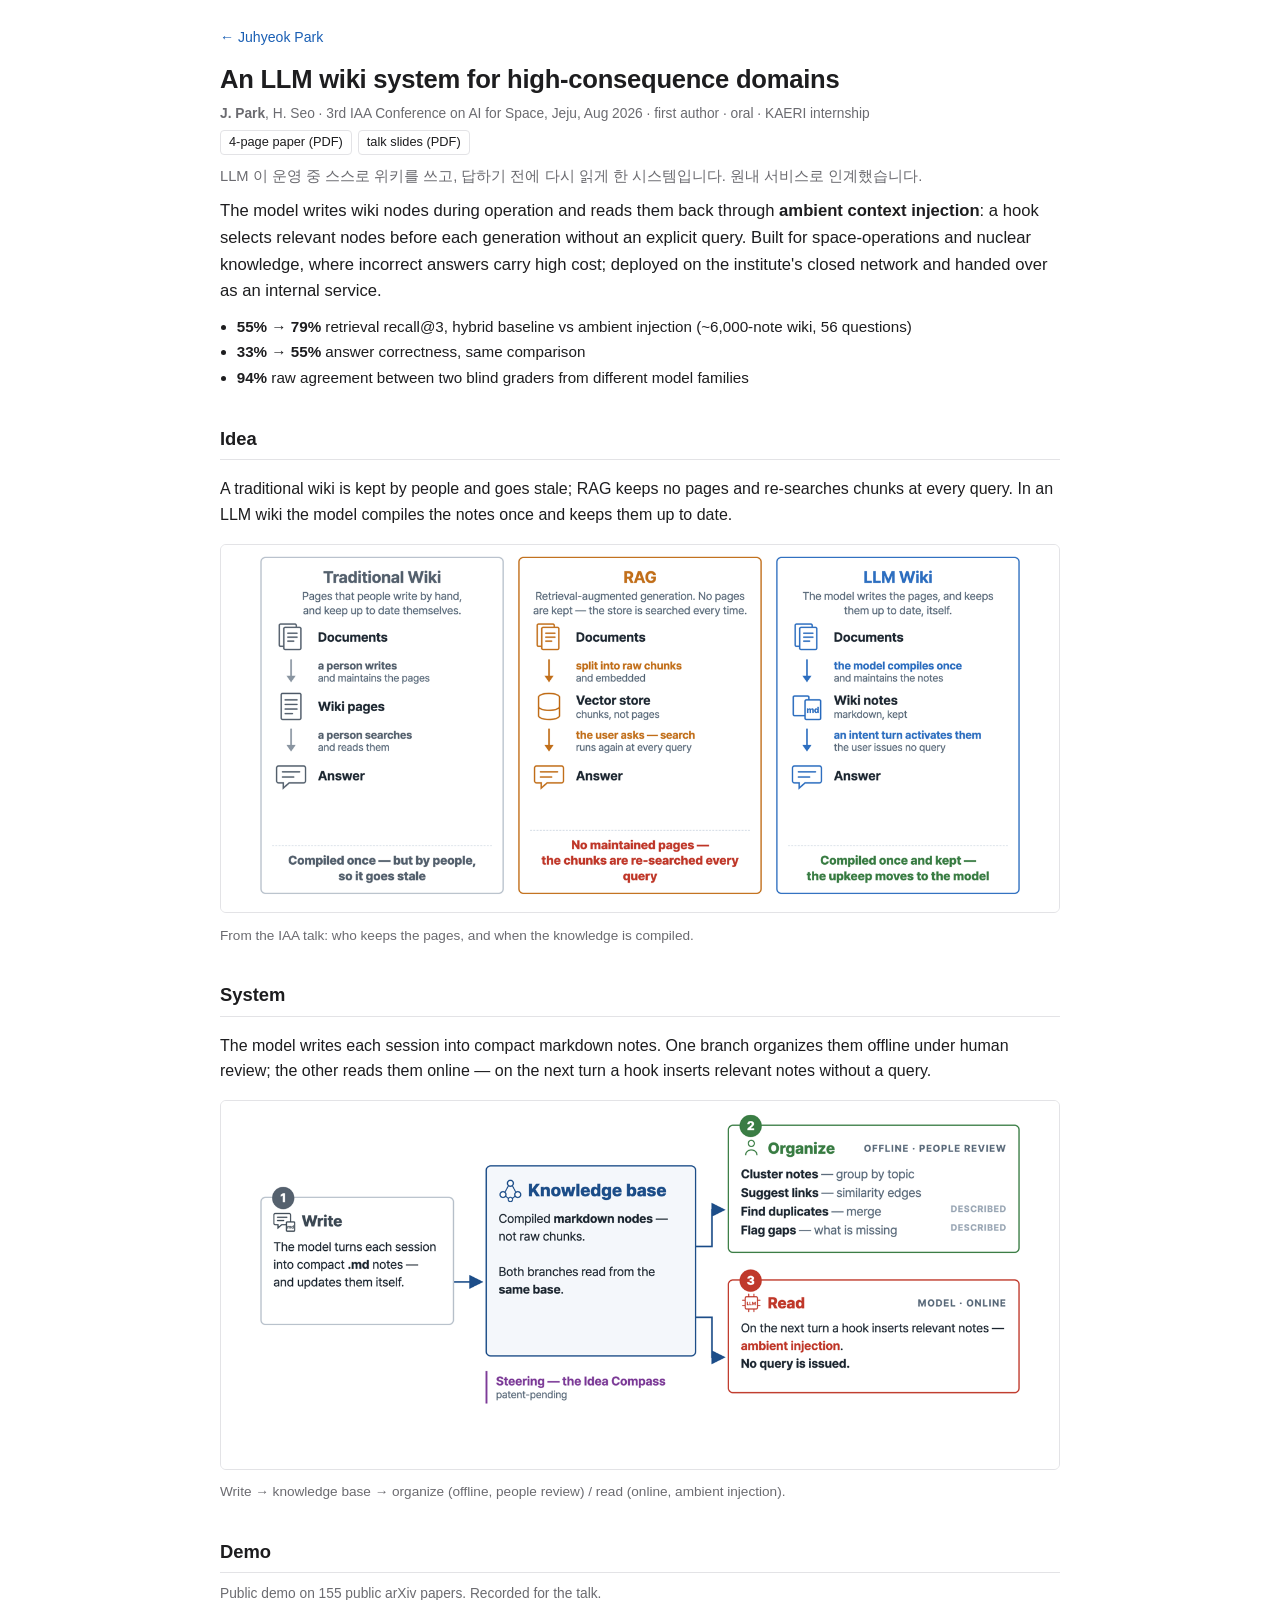
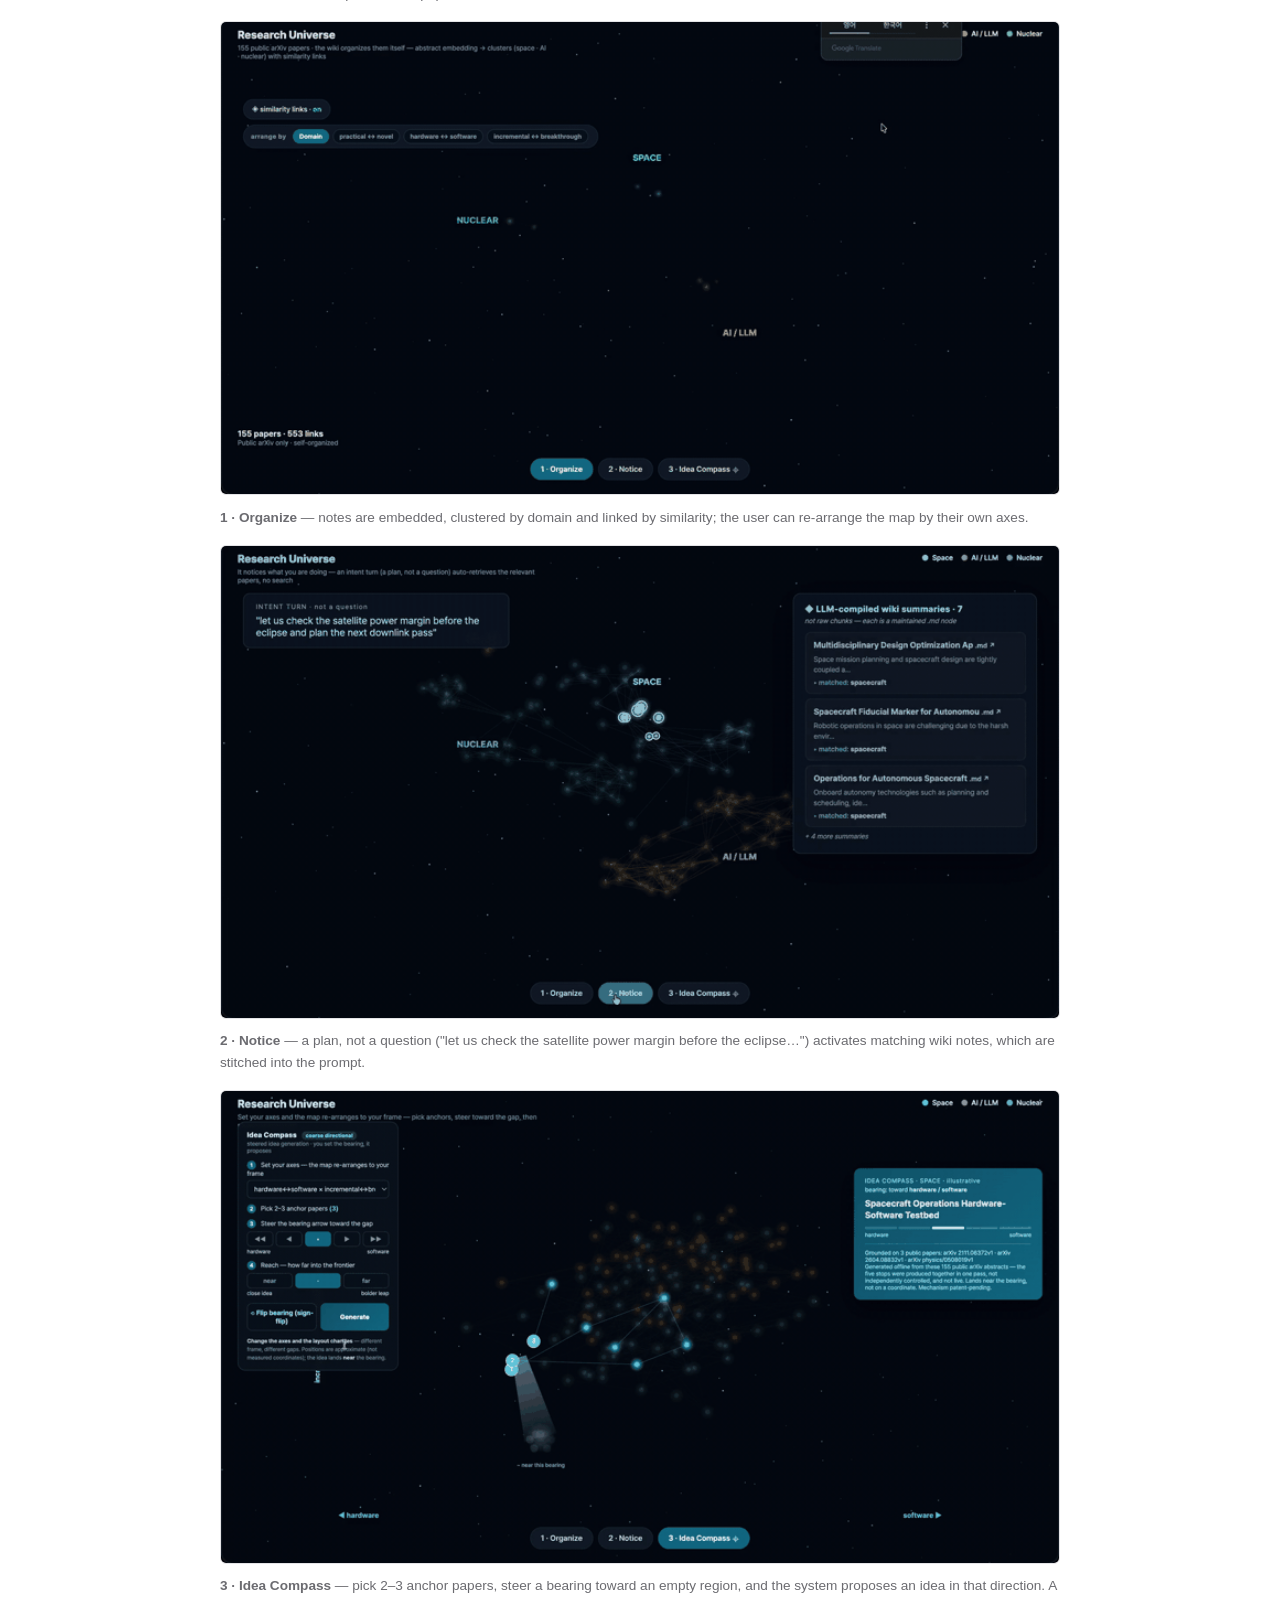
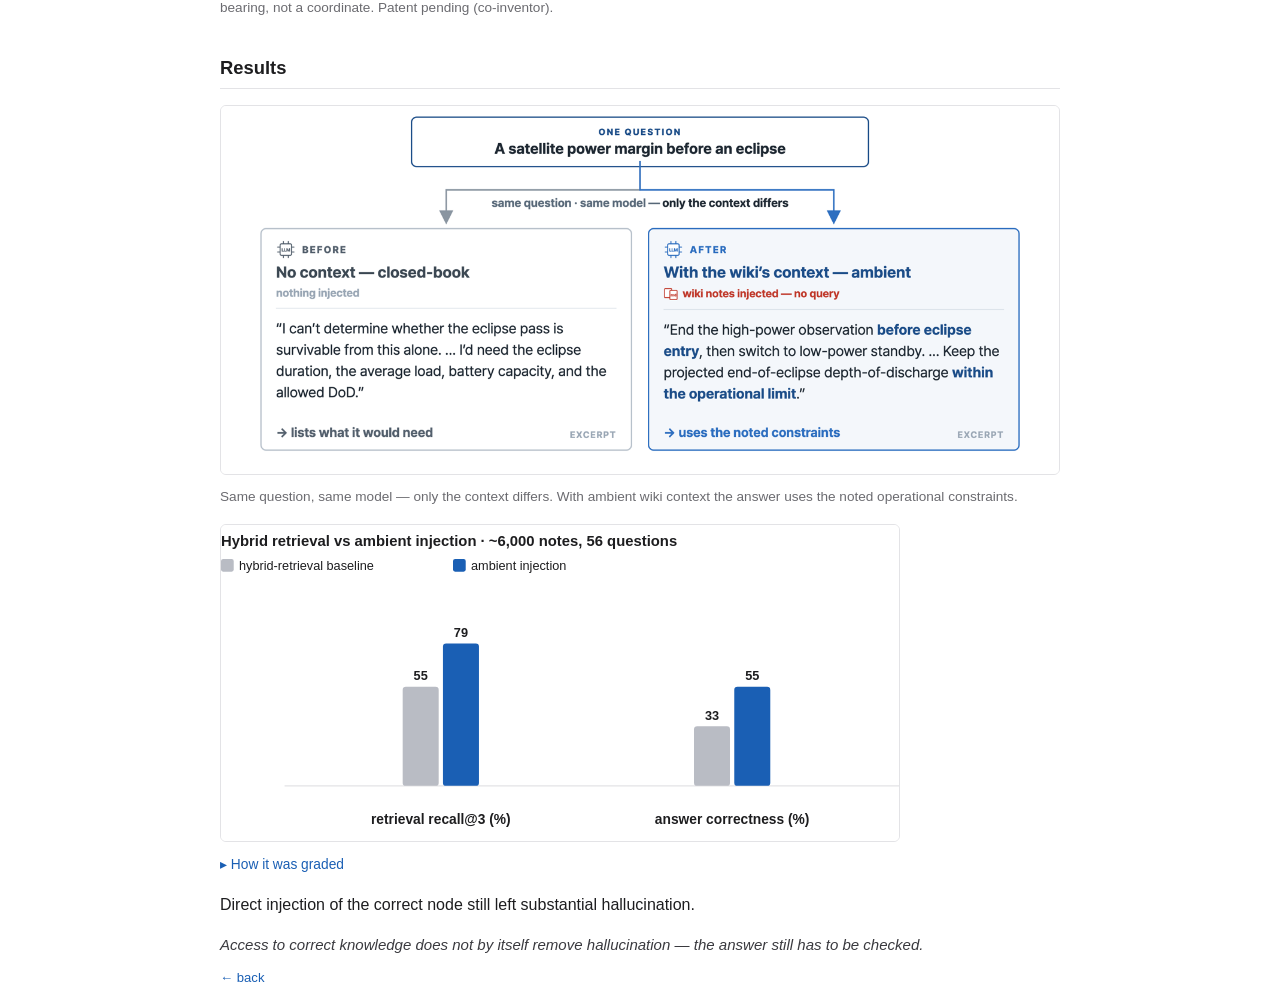
<file: research/llm-wiki.html>
<!doctype html>
<html lang="en">
<head>
<meta charset="utf-8">
<meta name="viewport" content="width=device-width, initial-scale=1">
<title>An LLM wiki system for high-consequence domains — Juhyeok Park</title>
<link rel="stylesheet" href="../assets/site.css">
</head>
<body>
<main class="wrap page">
  <p class="crumb"><a href="../index.html">← Juhyeok Park</a></p>
  <h1>An LLM wiki system for high-consequence domains</h1>
  <p class="meta"><b>J. Park</b>, H. Seo · 3rd IAA Conference on AI for Space, Jeju, Aug 2026 · first author · oral · KAERI internship</p>
  <div class="btns top"><a href="../assets/papers/IAA2026_Park_LLM_Wiki_System.pdf">4-page paper (PDF)</a><a href="../assets/talks/IAA2026_Park_talk_slides.pdf">talk slides (PDF)</a></div>
  <p class="ko">LLM 이 운영 중 스스로 위키를 쓰고, 답하기 전에 다시 읽게 한 시스템입니다. 원내 서비스로 인계했습니다.</p>
  <p class="lead">The model writes wiki nodes during operation and reads them back through <b>ambient context injection</b>: a hook selects relevant nodes before each generation without an explicit query. Built for space-operations and nuclear knowledge, where incorrect answers carry high cost; deployed on the institute's closed network and handed over as an internal service.</p>
  <ul class="keys">
    <li><b>55% → 79%</b> retrieval recall@3, hybrid baseline vs ambient injection (~6,000-note wiki, 56 questions)</li>
    <li><b>33% → 55%</b> answer correctness, same comparison</li>
    <li><b>94%</b> raw agreement between two blind graders from different model families</li>
  </ul>

  <h2>Idea</h2>
  <p>A traditional wiki is kept by people and goes stale; RAG keeps no pages and re-searches chunks at every query. In an LLM wiki the model compiles the notes once and keeps them up to date.</p>
  <figure><img src="../assets/iaa/fig_wiki_vs_rag.png" alt="Traditional wiki vs RAG vs LLM wiki"><figcaption>From the IAA talk: who keeps the pages, and when the knowledge is compiled.</figcaption></figure>

  <h2>System</h2>
  <p>The model writes each session into compact markdown notes. One branch organizes them offline under human review; the other reads them online — on the next turn a hook inserts relevant notes without a query.</p>
  <figure><img src="../assets/iaa/fig_architecture.png" alt="Write, knowledge base, organize, read"><figcaption>Write → knowledge base → organize (offline, people review) / read (online, ambient injection).</figcaption></figure>

  <h2>Demo</h2>
  <p class="meta">Public demo on 155 public arXiv papers. Recorded for the talk.</p>
  <figure><img src="../assets/iaa/organize.gif" alt="Organize: the wiki clusters itself by topic"><figcaption><b>1 · Organize</b> — notes are embedded, clustered by domain and linked by similarity; the user can re-arrange the map by their own axes.</figcaption></figure>
  <figure><img src="../assets/iaa/notice_fuse.gif" alt="Notice: an intent turn retrieves wiki summaries without a query"><figcaption><b>2 · Notice</b> — a plan, not a question ("let us check the satellite power margin before the eclipse…") activates matching wiki notes, which are stitched into the prompt.</figcaption></figure>
  <figure><img src="../assets/iaa/compass_steer.gif" alt="Idea Compass: pick anchors and steer toward a gap"><figcaption><b>3 · Idea Compass</b> — pick 2–3 anchor papers, steer a bearing toward an empty region, and the system proposes an idea in that direction. A bearing, not a coordinate. Patent pending (co-inventor).</figcaption></figure>

  <h2>Results</h2>
  <figure><img src="../assets/iaa/fig_before_after.png" alt="Same question, same model, with and without wiki context"><figcaption>Same question, same model — only the context differs. With ambient wiki context the answer uses the noted operational constraints.</figcaption></figure>
  <figure class="chart"><img src="../assets/charts/wiki_recall.svg" alt="Hybrid retrieval vs ambient injection: retrieval recall at 3, 55 vs 79 percent; answer correctness, 33 vs 55 percent"></figure>
  <details class="more"><summary>How it was graded</summary>
    <p>Answers from one frontier model were graded blind by two frontier models from different families, with the retrieval condition hidden and a gold-span rubric. Ambient injection recovered the answer-bearing node more often than the hybrid-retrieval baseline, with the margin increasing as question wording diverged from the source text.</p>
  </details>
  <p>Direct injection of the correct node still left substantial hallucination.</p>
  <div class="box">Access to correct knowledge does not by itself remove hallucination — the answer still has to be checked.</div>


</main>
<footer class="wrap"><a href="../index.html">← back</a></footer>
</body>
</html>
</file>
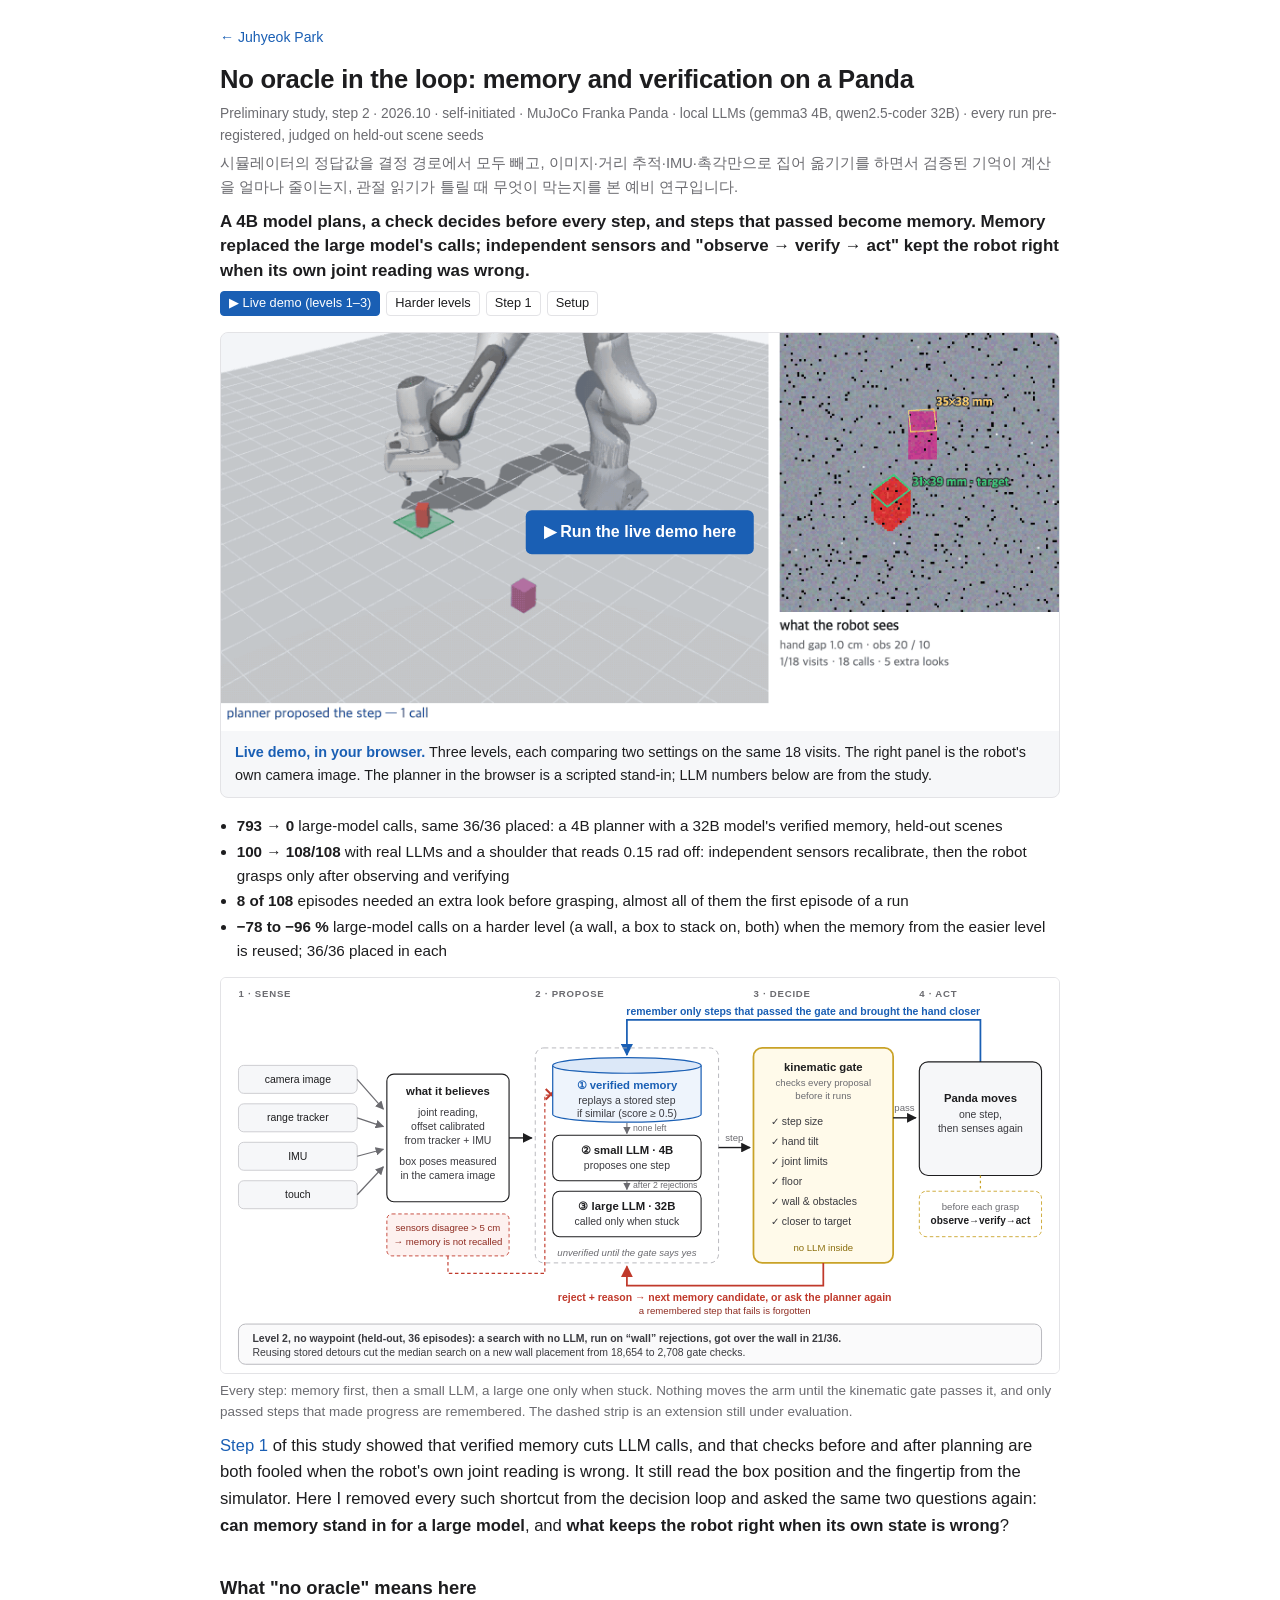
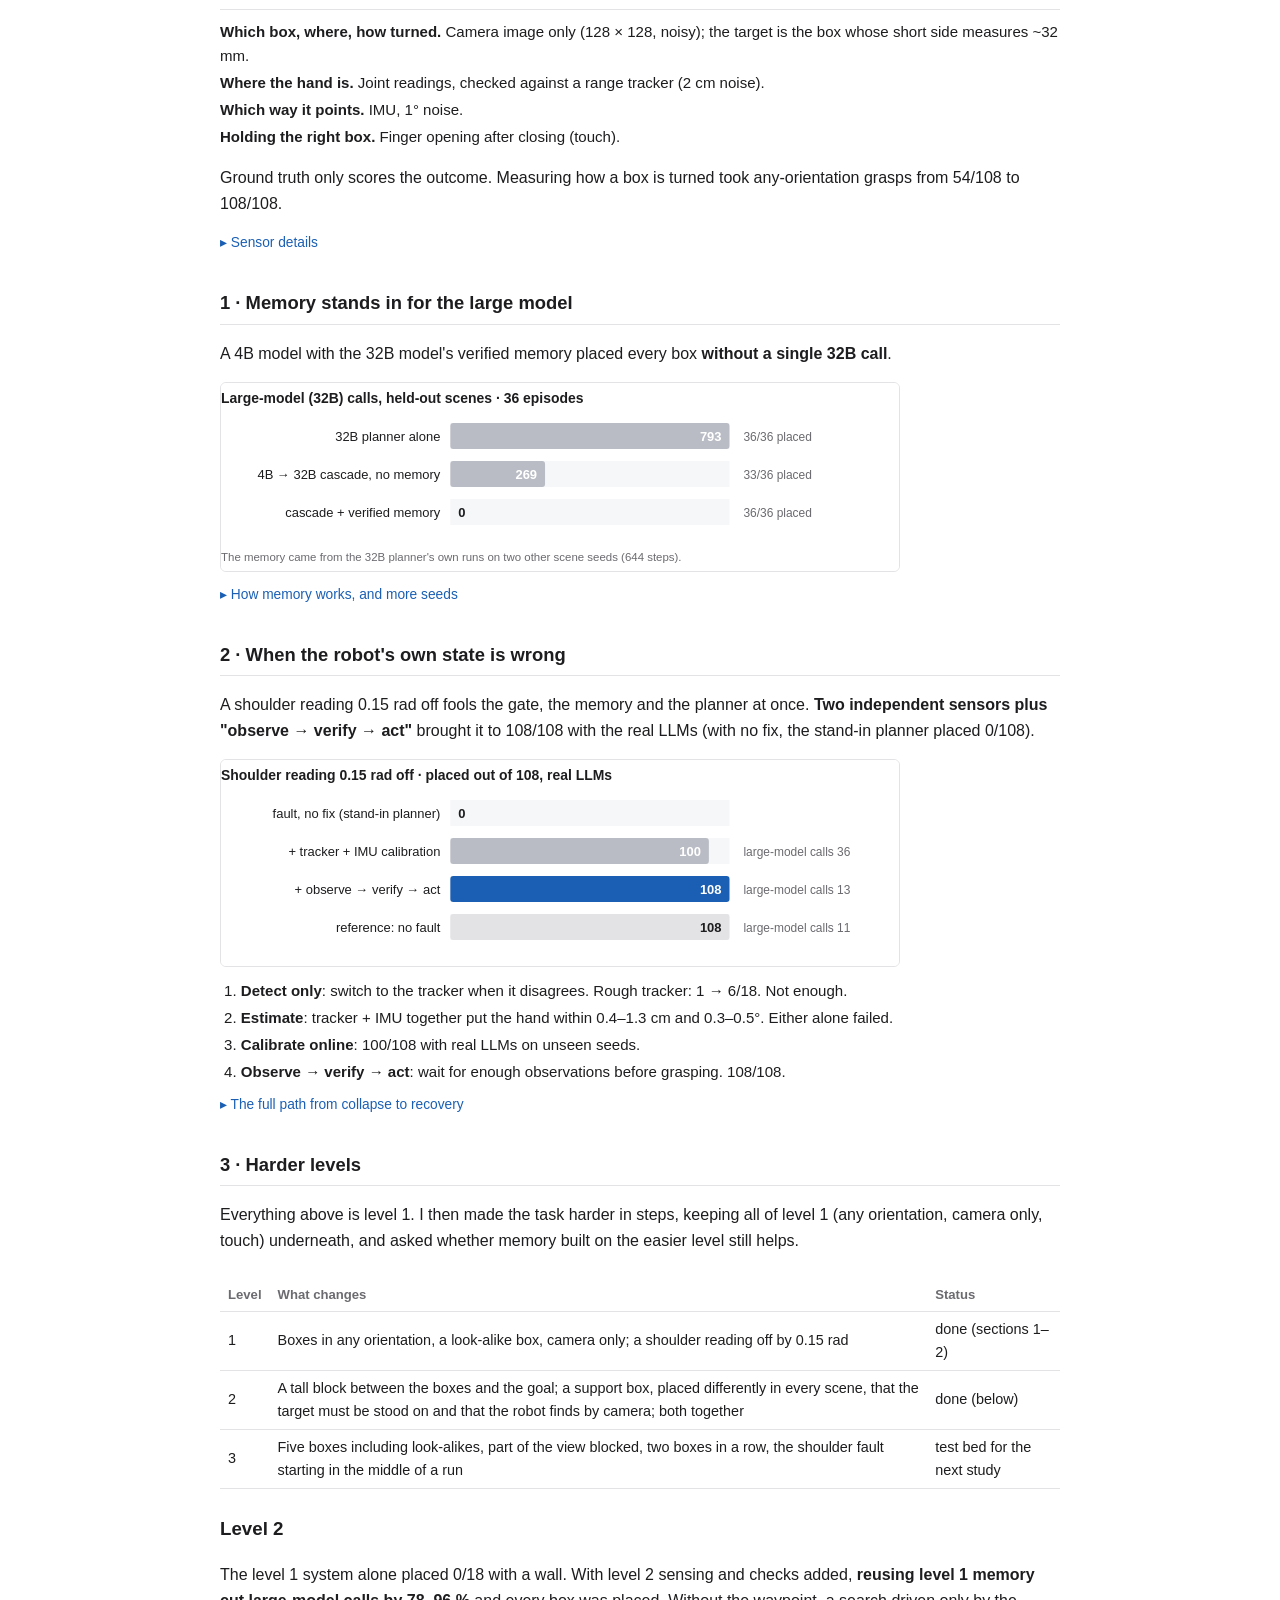
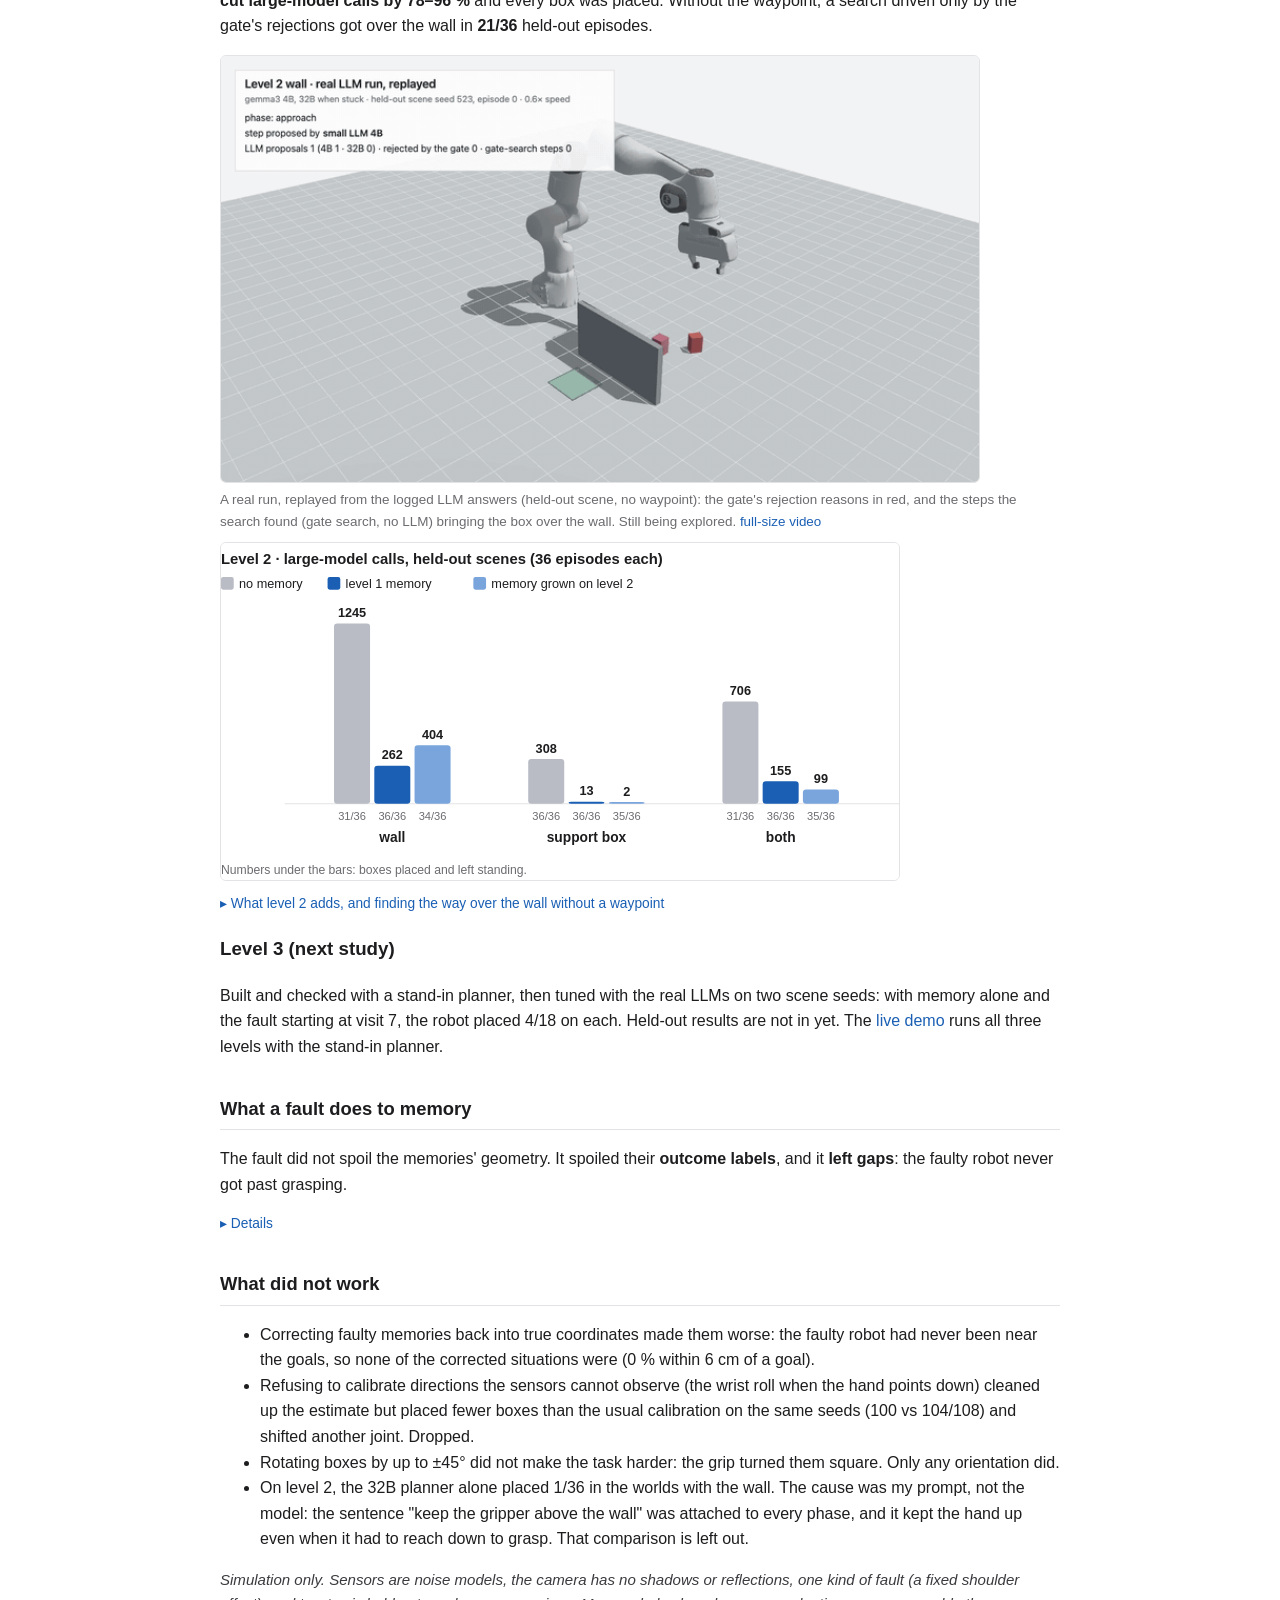
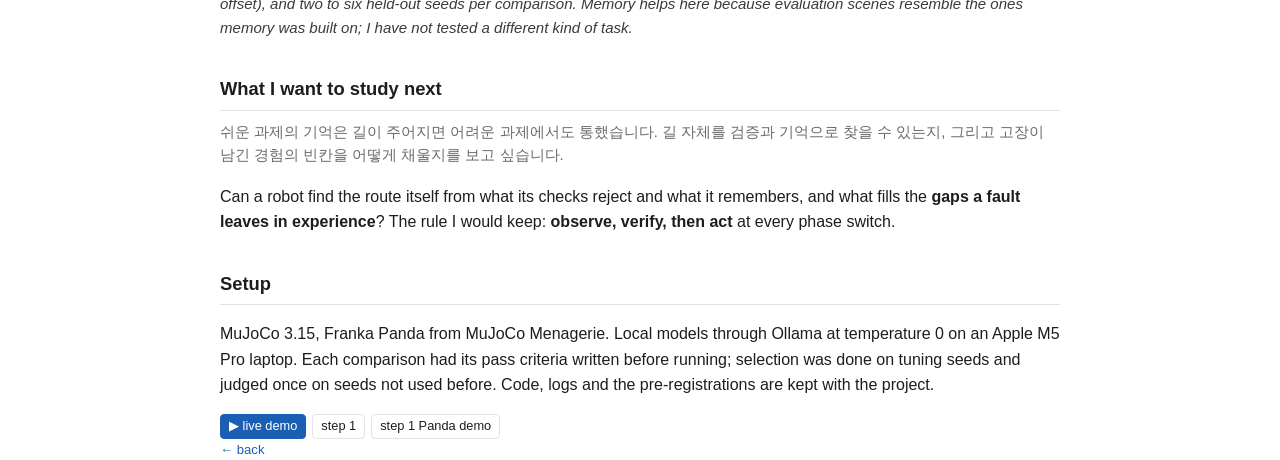
<file: research/oracle-free.html>
<!doctype html>
<html lang="en">
<head>
<meta charset="utf-8">
<meta name="viewport" content="width=device-width, initial-scale=1">
<title>No oracle in the loop — Juhyeok Park</title>
<link rel="stylesheet" href="../assets/site.css">
<style>
  table.res{width:100%;border-collapse:collapse;font-size:.9rem;margin:8px 0 6px}
  table.res th,table.res td{padding:6px 8px;border-bottom:1px solid #e3e3e6;text-align:right}
  table.res th:first-child,table.res td:first-child{text-align:left}
  table.res th{font-weight:600;color:#6b6b70;font-size:.82rem}
  table.res tr.hl td{background:#f5f9fe;font-weight:600}
  .tw{overflow-x:auto}
  ol.story{padding-left:1.2em} ol.story li{margin:6px 0}
  .tag2{display:inline-block;font-size:.75rem;color:#6b6b70;border:1px solid #e3e3e6;border-radius:6px;padding:0 6px;margin-left:6px}
</style>
</head>
<body>
<main class="wrap page">
  <p class="crumb"><a href="../index.html">← Juhyeok Park</a></p>
  <h1>No oracle in the loop: memory and verification on a Panda</h1>
  <p class="meta">Preliminary study, step 2 · 2026.10 · self-initiated · MuJoCo Franka Panda · local LLMs (gemma3 4B, qwen2.5-coder 32B) · every run pre-registered, judged on held-out scene seeds</p>
  <p class="ko">시뮬레이터의 정답값을 결정 경로에서 모두 빼고, 이미지·거리 추적·IMU·촉각만으로 집어 옮기기를 하면서 검증된 기억이 계산을 얼마나 줄이는지, 관절 읽기가 틀릴 때 무엇이 막는지를 본 예비 연구입니다.</p>

  <p class="tldr">A 4B model plans, a check decides before every step, and steps that passed become memory. Memory replaced the large model's calls; independent sensors and "observe → verify → act" kept the robot right when its own joint reading was wrong.</p>
  <div class="btns"><a class="primary" href="../demo/oracle-free.html">▶ Live demo (levels 1–3)</a><a href="#harder">Harder levels</a><a href="poc.html">Step 1</a><a href="#setup">Setup</a></div>
  <div class="demo" id="liveDemo">
    <a class="live-slot" href="../demo/oracle-free.html" onclick="return loadLive()" style="position:relative;display:block;padding:0"><img src="../assets/poc/oracle_free_demo.gif" alt="Live demo: the Panda grasps a box in any orientation while the panel shows the robot's own camera image with the measured boxes and the gap between its joint reading and the tracker" style="width:100%;display:block">
      <span style="position:absolute;left:50%;top:50%;transform:translate(-50%,-50%);background:var(--link);color:#fff;border-radius:6px;padding:9px 18px;font-weight:600;white-space:nowrap">▶ Run the live demo here</span></a>
    <div><b>Live demo, in your browser.</b> Three levels, each comparing two settings on the same 18 visits. The right panel is the robot's own camera image. The planner in the browser is a scripted stand-in; LLM numbers below are from the study.</div>
  </div>
  <script>function loadLive(){const s=document.querySelector('#liveDemo .live-slot');s.outerHTML='<iframe src="../demo/oracle-free.html" title="Live MuJoCo demo" style="width:100%;height:1500px;border:0;display:block"></iframe>';return false;}</script>

  <ul class="keys">
    <li><b>793 → 0</b> large-model calls, same 36/36 placed: a 4B planner with a 32B model's verified memory, held-out scenes</li>
    <li><b>100 → 108/108</b> with real LLMs and a shoulder that reads 0.15 rad off: independent sensors recalibrate, then the robot grasps only after observing and verifying</li>
    <li><b>8 of 108</b> episodes needed an extra look before grasping, almost all of them the first episode of a run</li>
    <li><b>−78 to −96&nbsp;%</b> large-model calls on a harder level (a wall, a box to stack on, both) when the memory from the easier level is reused; 36/36 placed in each</li>
  </ul>

  <figure class="pipe"><a href="../assets/poc/pipeline.svg"><img src="../assets/poc/pipeline.svg" alt="Pipeline: camera, range tracker, IMU and touch form the robot's belief; verified memory is tried first, then a 4B LLM, then a 32B LLM after two rejections; a kinematic gate checks every proposal before it runs and sends rejections back with a reason; only steps that passed the gate and brought the hand closer are remembered."></a>
    <figcaption>Every step: memory first, then a small LLM, a large one only when stuck. Nothing moves the arm until the kinematic gate passes it, and only passed steps that made progress are remembered. The dashed strip is an extension still under evaluation.</figcaption></figure>
  <p class="lead"><a href="poc.html">Step 1</a> of this study showed that verified memory cuts LLM calls, and that checks before and after planning are both fooled when the robot's own joint reading is wrong.
    It still read the box position and the fingertip from the simulator. Here I removed every such shortcut from the decision loop and asked the same two questions again:
    <b>can memory stand in for a large model</b>, and <b>what keeps the robot right when its own state is wrong</b>?</p>

  <h2>What "no oracle" means here</h2>
  <ul class="labeled">
    <li><b>Which box, where, how turned.</b> Camera image only (128 × 128, noisy); the target is the box whose short side measures ~32 mm.</li>
    <li><b>Where the hand is.</b> Joint readings, checked against a range tracker (2 cm noise).</li>
    <li><b>Which way it points.</b> IMU, 1° noise.</li>
    <li><b>Holding the right box.</b> Finger opening after closing (touch).</li>
  </ul>
  <p>Ground truth only scores the outcome. Measuring how a box is turned took any-orientation grasps from 54/108 to 108/108.</p>
  <details class="more"><summary>Sensor details</summary>
  <div class="tw"><table class="res">
    <tr><th>What the robot needs</th><th style="text-align:left">How it gets it</th></tr>
    <tr><td>Where the box is, which one, its orientation</td><td style="text-align:left">A camera image (ray-cast, 128 × 128, depth and colour noise, dropped pixels). Boxes are segmented, the top face is fitted, and the target is the one whose short side measures about 32 mm (the look-alike is 40 × 40).</td></tr>
    <tr><td>Where the hand is</td><td style="text-align:left">Joint readings through forward kinematics, checked against a range tracker (four anchors, 2 cm noise, occasional non-line-of-sight bias).</td></tr>
    <tr><td>Which way the hand points</td><td style="text-align:left">An IMU: gravity in the hand frame, 1° noise.</td></tr>
    <tr><td>Whether it holds the right box</td><td style="text-align:left">Finger opening after closing (touch).</td></tr>
  </table></div>
  <p>The simulator's ground truth is used only to score the outcome (placed and left standing) and to report errors. Boxes lie in any orientation, so the robot also has to measure how a box is turned and rotate its wrist: without that, 54/108 were placed; with it, 108/108.</p>
  </details>

  <h2>1 · Memory stands in for the large model</h2>
  <p>A 4B model with the 32B model's verified memory placed every box <b>without a single 32B call</b>.</p>
  <figure class="chart"><img src="../assets/charts/of_level1_calls.svg" alt="Large-model calls on held-out scenes: 32B alone 793 (36/36 placed), 4B to 32B cascade without memory 269 (33/36), cascade with verified memory 0 (36/36)"></figure>
  <details class="more"><summary>How memory works, and more seeds</summary>
    <p>The planner is asked one step at a time and every proposed step is checked by forward kinematics before it runs. Steps that passed and made progress are kept: the situation (fingertip-to-goal vector) and the fingertip move, re-solved by inverse kinematics when replayed, and only when the remembered situation is close relative to the distance left. The large model is called only after the small one is rejected twice. The memory came from the 32B planner's own runs on two other scene seeds (644 steps). On six further unseen seeds the same setting placed 107/108 and 108/108.</p>
  </details>

  <h2>2 · When the robot's own state is wrong</h2>
  <p>A shoulder reading 0.15 rad off fools the gate, the memory and the planner at once. <b>Two independent sensors plus "observe → verify → act"</b> brought it to 108/108 with the real LLMs (with no fix, the stand-in planner placed 0/108).</p>
  <figure class="chart"><img src="../assets/charts/of_fault_recovery.svg" alt="Placed out of 108 with the shoulder fault: no fix 0 (stand-in planner), tracker and IMU calibration 100, plus observe-verify-act 108; reference without fault 108. Large-model calls 36, 13, 11."></figure>
  <ol class="steps">
    <li><b>Detect only</b>: switch to the tracker when it disagrees. Rough tracker: 1 → 6/18. Not enough.</li>
    <li><b>Estimate</b>: tracker + IMU together put the hand within 0.4–1.3 cm and 0.3–0.5°. Either alone failed.</li>
    <li><b>Calibrate online</b>: 100/108 with real LLMs on unseen seeds.</li>
    <li><b>Observe → verify → act</b>: wait for enough observations before grasping. 108/108.</li>
  </ol>
  <details class="more"><summary>The full path from collapse to recovery</summary>
    <ol class="story">
    <li><b>Removing the oracle broke the earlier fix.</b> With an ideal fingertip sensor an independent check had solved this; with a realistic range tracker the same robot placed 1/18.</li>
    <li><b>Trust the tracker only when it disagrees.</b> Comparing a 5-read median with the joint-based fingertip, and switching only on a large gap, helped with a good tracker (14 → 17/18) but not with a rough one (1 → 6/18): detecting the error was not enough.</li>
    <li><b>Estimate the error, not just detect it.</b> Calibrating joint offsets from position alone left the hand tilted 3.6–6.5° and boxes fell over; from the IMU alone the fingertip was 3–5 cm off; both together: 0.4–1.3 cm and 0.3–0.5°. Four reviewing models had called the IMU unnecessary.</li>
    <li><b>Calibrate online.</b> Fault with no fix: 0/108 (stand-in planner). Tracker + IMU calibration while moving: 97/108 with the stand-in planner, 100/108 with real LLMs on unseen seeds.</li>
    <li><b>Observe → verify → act.</b> Every remaining failure was the first episode of a run: the robot grasped before calibration had enough observations. A check before the grasp (enough observations, hand position agrees within 5 cm, otherwise look again from nearby points) gave <b>108/108</b>; first-episode failures 6 → 0; large-model calls 36 → 13.</li>
  </ol>
  </details>

  <h2 id="harder">3 · Harder levels</h2>
  <p>Everything above is level 1. I then made the task harder in steps, keeping all of level 1 (any orientation, camera only, touch) underneath, and asked whether memory built on the easier level still helps.</p>
  <div class="tw"><table class="res">
    <tr><th>Level</th><th style="text-align:left">What changes</th><th style="text-align:left">Status</th></tr>
    <tr><td>1</td><td style="text-align:left">Boxes in any orientation, a look-alike box, camera only; a shoulder reading off by 0.15 rad</td><td style="text-align:left">done (sections 1–2)</td></tr>
    <tr><td>2</td><td style="text-align:left">A tall block between the boxes and the goal; a support box, placed differently in every scene, that the target must be stood on and that the robot finds by camera; both together</td><td style="text-align:left">done (below)</td></tr>
    <tr><td>3</td><td style="text-align:left">Five boxes including look-alikes, part of the view blocked, two boxes in a row, the shoulder fault starting in the middle of a run</td><td style="text-align:left">test bed for the next study</td></tr>
  </table></div>

  <h3>Level 2</h3>
  <p>The level 1 system alone placed 0/18 with a wall. With level 2 sensing and checks added, <b>reusing level 1 memory cut large-model calls by 78–96 %</b> and every box was placed. Without the waypoint, a search driven only by the gate's rejections got over the wall in <b>21/36</b> held-out episodes.</p>
  <figure class="pipe" id="wall"><img src="../assets/poc/l2wall_run.gif" style="max-width:760px" alt="Replay of a real-LLM run on a held-out scene: the gate rejects steps that hit the wall, and the gate search lifts the box over it">
    <figcaption>A real run, replayed from the logged LLM answers (held-out scene, no waypoint): the gate's rejection reasons in red, and the steps the search found (gate search, no LLM) bringing the box over the wall. Still being explored. <a href="../assets/poc/l2wall_s523_ep0.mp4">full-size video</a></figcaption></figure>
  <figure class="chart"><img src="../assets/charts/of_level2_calls.svg" alt="Level 2 large-model calls on held-out scenes. Wall: no memory 1245, level 1 memory 262, memory grown on level 2 404. Support box: 308, 13, 2. Both: 706, 155, 99."></figure>
  <details class="more"><summary>What level 2 adds, and finding the way over the wall without a waypoint</summary>
    <p>The level 1 system, unchanged, placed 0/18 with the wall, 3/18 with the support box and 0/18 with both (real LLMs, tuning seed). Level 2 adds a scene camera that measures the wall and the support from depth alone, gate checks for clearance over the measured wall and for the support as the new floor, the measured wall in the planner's prompt, and a carry waypoint above the measured wall.</p>
    <p>Memory from level 1 cut large-model calls by 79&nbsp;%, 96&nbsp;% and 78&nbsp;%. What it reused were level 1's lifting and level carrying steps: the way over the wall was the waypoint, not something the robot found. Without the waypoint, the planners (4B, escalating to 32B) kept proposing the same level step and did not get over the wall in any of 18 episodes on a tuning seed. Next I let the gate's rejections drive a search with no LLM in it: on a “wall” rejection it looks for 5&nbsp;cm moves the gate accepts until a straight path to the target clears. Nothing tells it which way the wall is.</p>
    <p>Pre-registered, two held-out seeds, 18 episodes each: the search got the box over the wall in <b>21/36</b>. Storing the detours that ran to the end and trying them first at the next wall cut the search on the first visit to each new wall placement from a median of <b>18,654 gate checks to 2,708</b> (12 episodes), and crossings rose to 25/36. That rise came from one seed (17 vs 9); on the other it fell (8 vs 12). Level 1 memory without the detours lowered crossings to 15/36: on one seed, 5 of its 11 failures were the hand held against the floor, a rejection that does not start a search.</p>
    <figure class="chart"><img src="../assets/charts/of_level2_search.svg" alt="Level 2 without the waypoint, boxes over the wall out of 18. Seed 523: search 12, plus level 1 memory 7, plus stored detours 8. Seed 524: 9, 8, 17. First-visit median search cost 18,654 to 2,708 gate checks."></figure>
  </details>

  <h3>Level 3 (next study)</h3>
  <p>Built and checked with a stand-in planner, then tuned with the real LLMs on two scene seeds: with memory alone and the fault starting at visit 7, the robot placed 4/18 on each. Held-out results are not in yet. The <a href="../demo/oracle-free.html">live demo</a> runs all three levels with the stand-in planner.</p>

  <h2>What a fault does to memory</h2>
  <p>The fault did not spoil the memories' geometry. It spoiled their <b>outcome labels</b>, and it <b>left gaps</b>: the faulty robot never got past grasping.</p>
  <details class="more"><summary>Details</summary>
    <p>Stored as task-space moves, memories recorded under the fault were consistent within the robot's own belief, and replayed steps worked as well as clean ones. But every episode failed, so every memory was marked bad and none was replayed. Marking only the fault period's outcomes as invalid (the tracker–reading gap detects it) cut planner calls 89&nbsp;% compared with resetting memory on the easier task, but only 23&nbsp;% on the harder one, because all the faulty robot's memories were approach steps.</p>
  </details>

  <h2>What did not work</h2>
  <ul>
    <li>Correcting faulty memories back into true coordinates made them worse: the faulty robot had never been near the goals, so none of the corrected situations were (0 % within 6 cm of a goal).</li>
    <li>Refusing to calibrate directions the sensors cannot observe (the wrist roll when the hand points down) cleaned up the estimate but placed fewer boxes than the usual calibration on the same seeds (100 vs 104/108) and shifted another joint. Dropped.</li>
    <li>Rotating boxes by up to ±45° did not make the task harder: the grip turned them square. Only any orientation did.</li>
    <li>On level 2, the 32B planner alone placed 1/36 in the worlds with the wall. The cause was my prompt, not the model: the sentence "keep the gripper above the wall" was attached to every phase, and it kept the hand up even when it had to reach down to grasp. That comparison is left out.</li>
  </ul>
  <div class="box">Simulation only. Sensors are noise models, the camera has no shadows or reflections, one kind of fault (a fixed shoulder offset), and two to six held-out seeds per comparison. Memory helps here because evaluation scenes resemble the ones memory was built on; I have not tested a different kind of task.</div>

  <h2>What I want to study next</h2>
  <p class="ko">쉬운 과제의 기억은 길이 주어지면 어려운 과제에서도 통했습니다. 길 자체를 검증과 기억으로 찾을 수 있는지, 그리고 고장이 남긴 경험의 빈칸을 어떻게 채울지를 보고 싶습니다.</p>
  <p>Can a robot find the route itself from what its checks reject and what it remembers, and what fills the <b>gaps a fault leaves in experience</b>? The rule I would keep: <b>observe, verify, then act</b> at every phase switch.</p>

  <h2 id="setup">Setup</h2>
  <p>MuJoCo 3.15, Franka Panda from MuJoCo Menagerie. Local models through Ollama at temperature 0 on an Apple M5 Pro laptop. Each comparison had its pass criteria written before running; selection was done on tuning seeds and judged once on seeds not used before. Code, logs and the pre-registrations are kept with the project.</p>
  <div class="btns"><a class="primary" href="../demo/oracle-free.html">▶ live demo</a><a href="poc.html">step 1</a><a href="../demo/panda-gripper.html">step 1 Panda demo</a></div>
</main>
<footer class="wrap"><a href="../index.html">← back</a></footer>
</body>
</html>
</file>
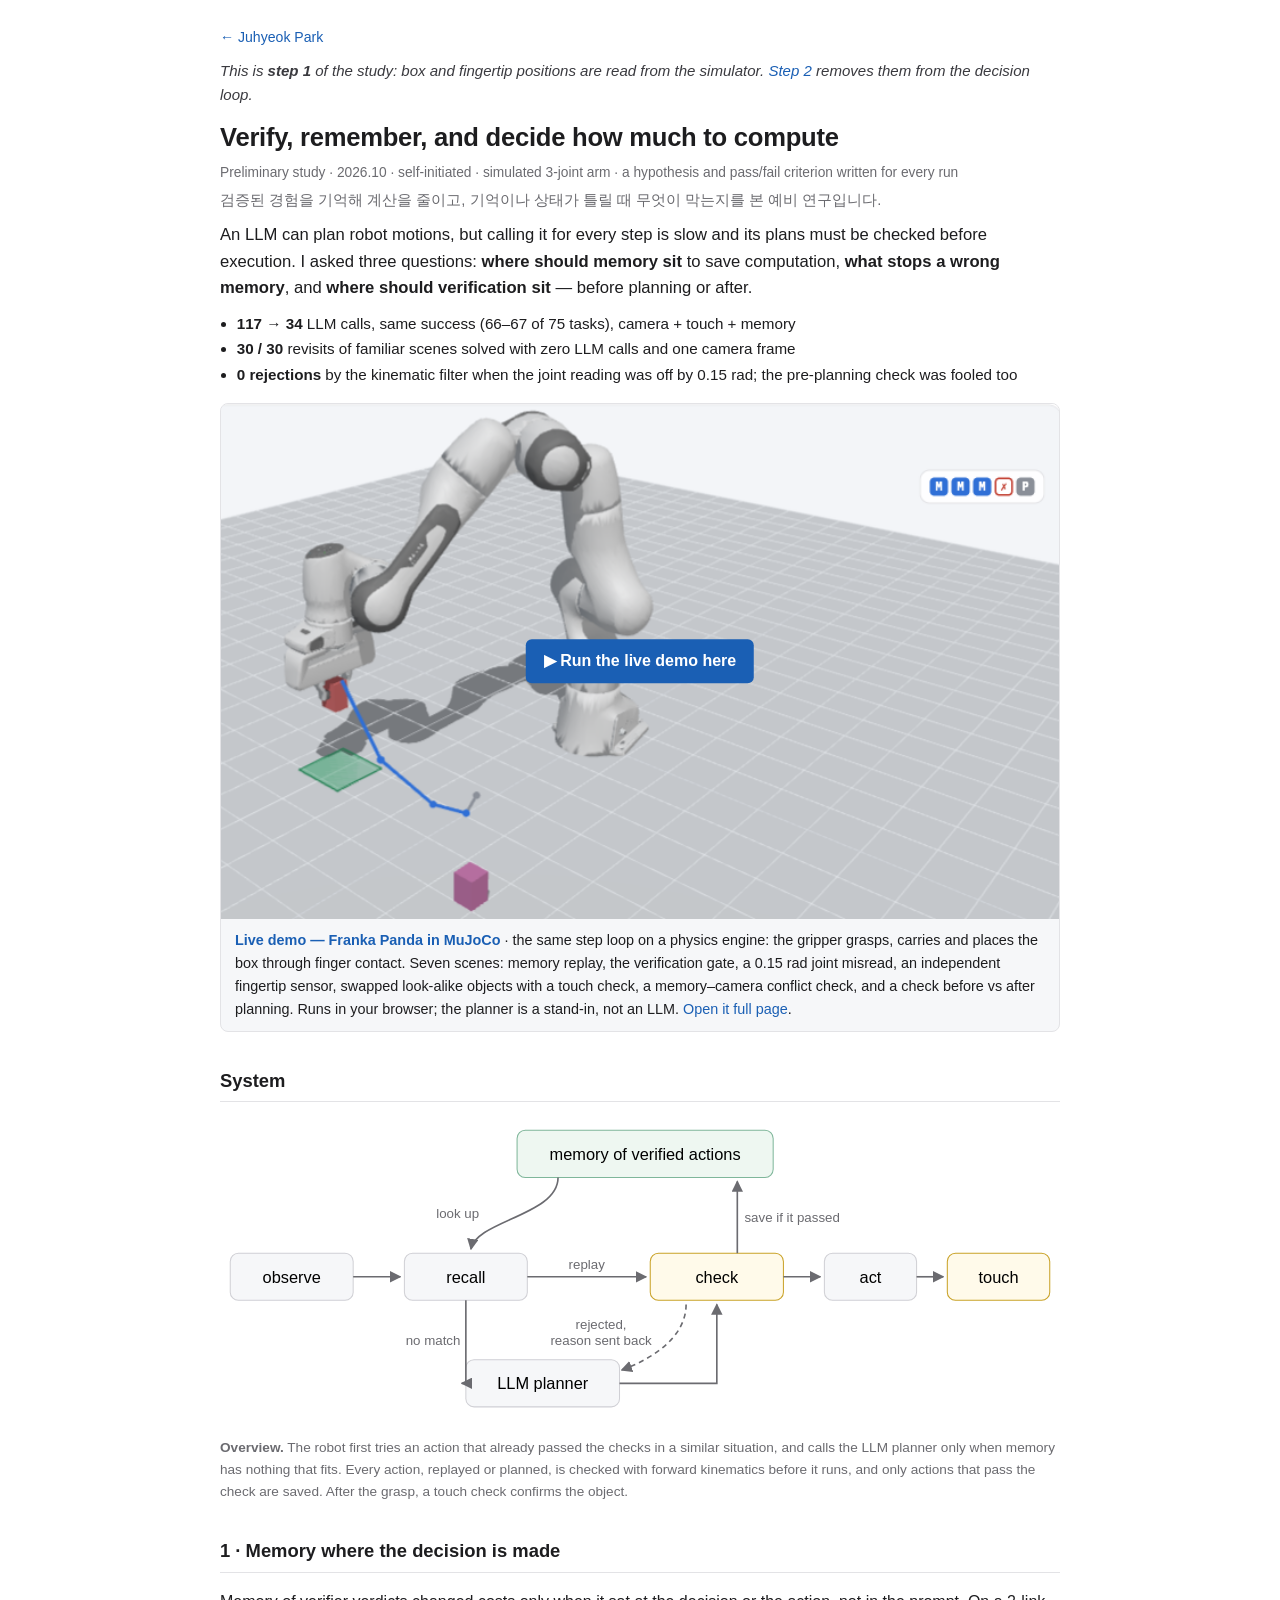
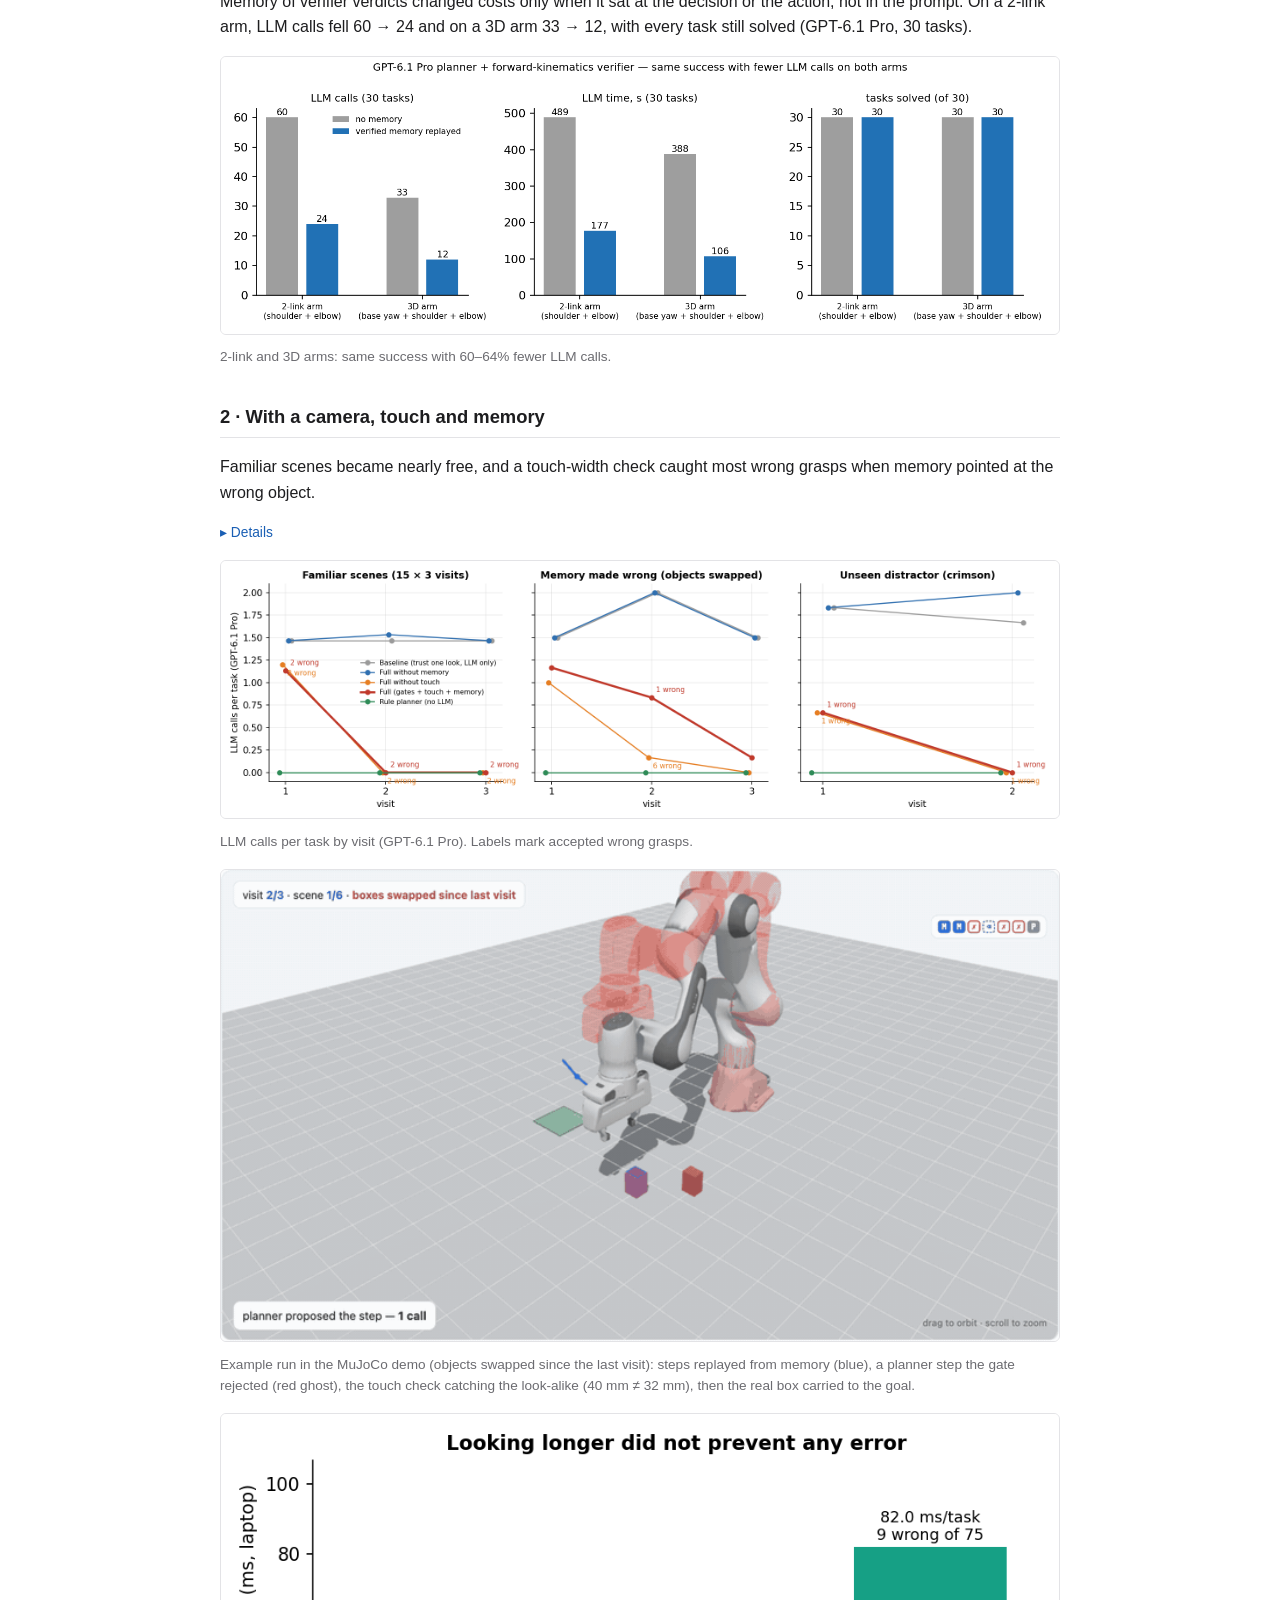
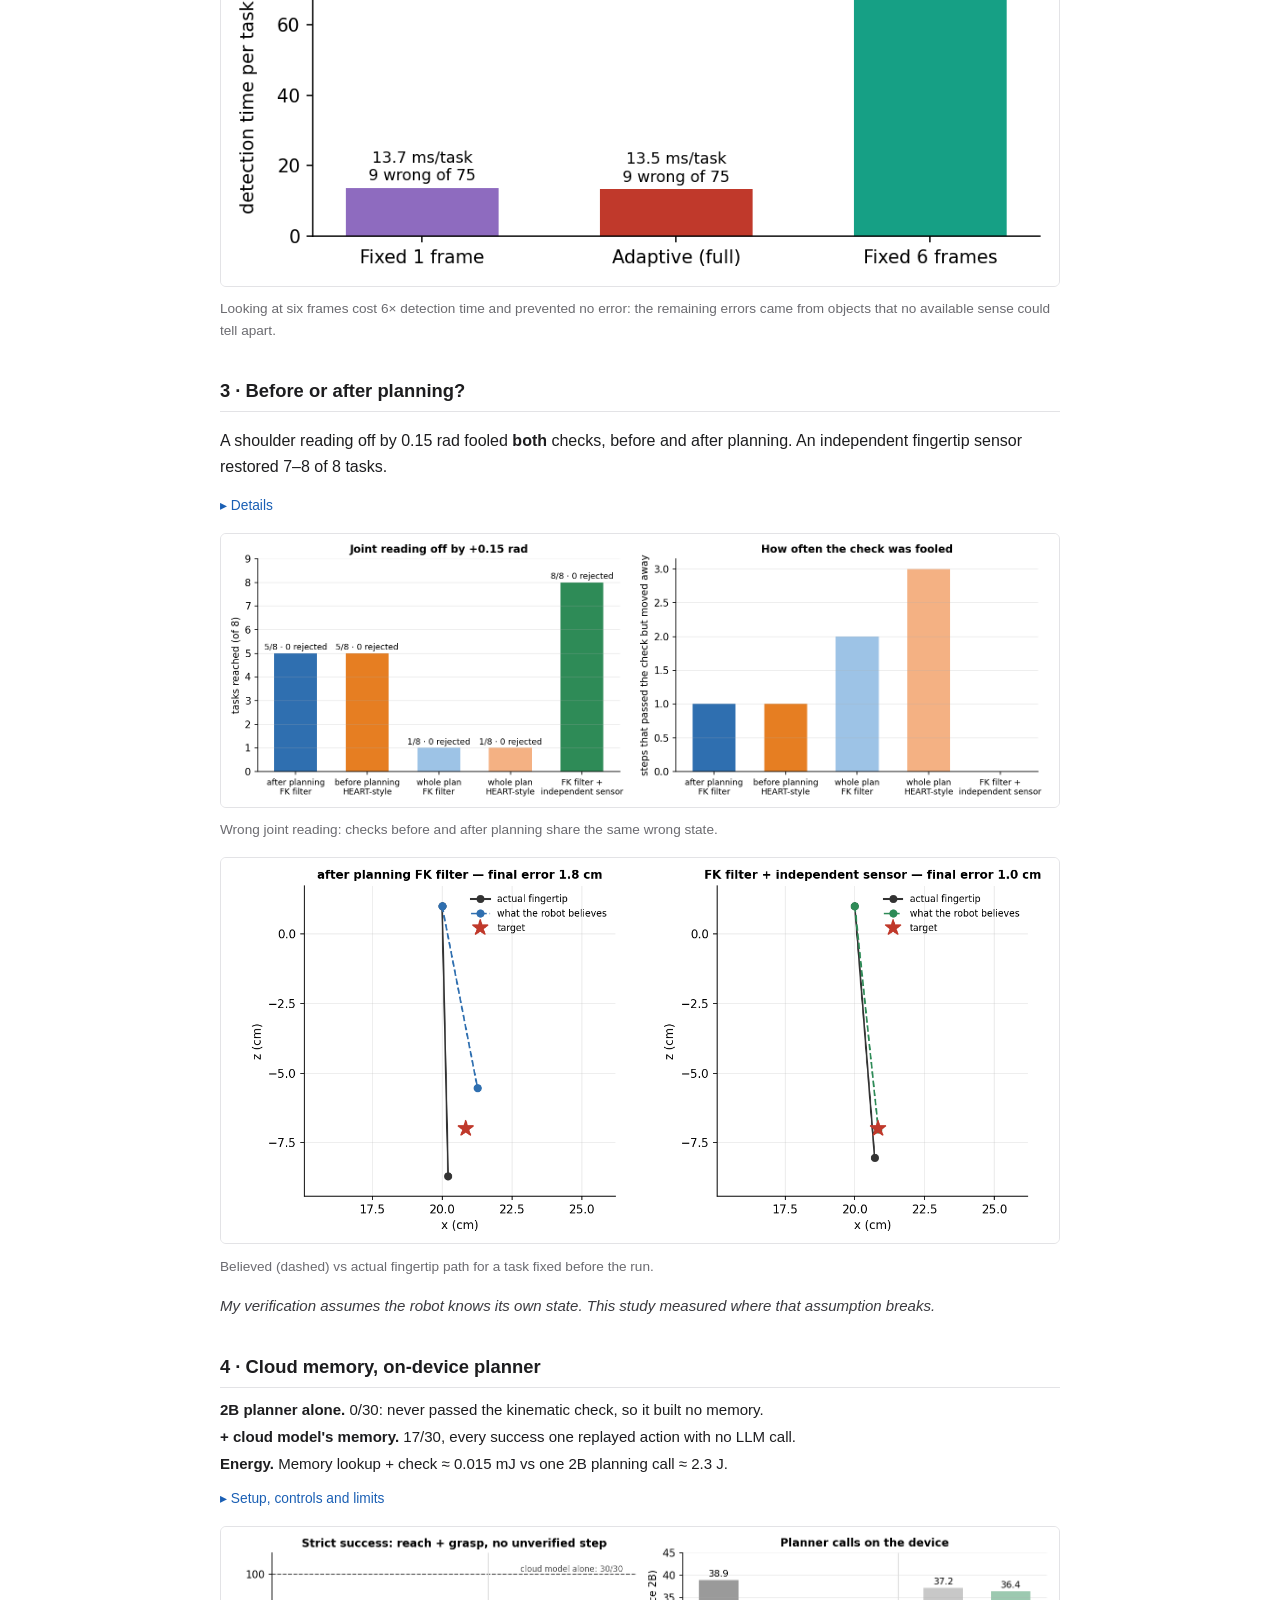
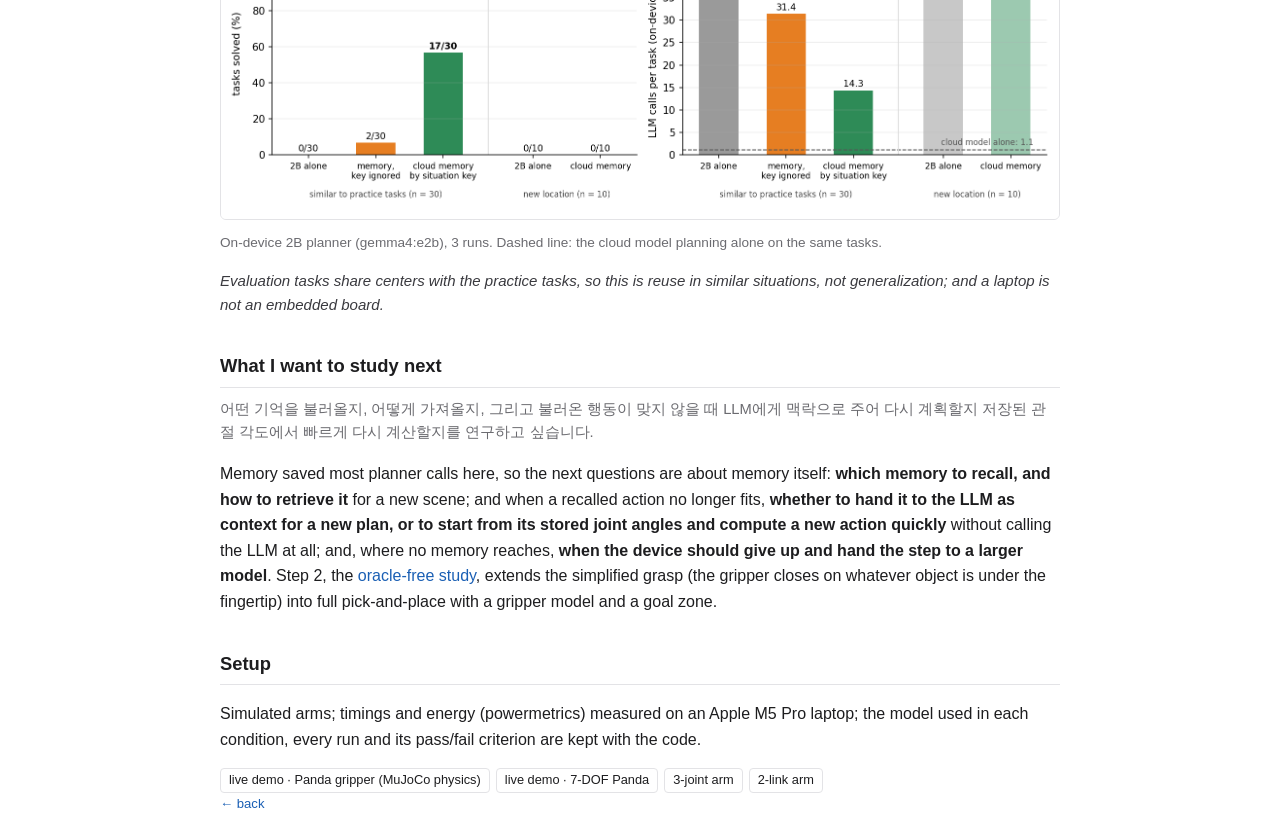
<file: research/poc.html>
<!doctype html>
<html lang="en">
<head>
<meta charset="utf-8">
<meta name="viewport" content="width=device-width, initial-scale=1">
<title>Verify, remember, compute less — Juhyeok Park</title>
<link rel="stylesheet" href="../assets/site.css">
</head>
<body>
<main class="wrap page">
  <p class="crumb"><a href="../index.html">← Juhyeok Park</a></p>
  <div class="box">This is <b>step 1</b> of the study: box and fingertip positions are read from the simulator. <a href="oracle-free.html">Step 2</a> removes them from the decision loop.</div>
  <h1>Verify, remember, and decide how much to compute</h1>
  <p class="meta">Preliminary study · 2026.10 · self-initiated · simulated 3-joint arm · a hypothesis and pass/fail criterion written for every run</p>
  <p class="ko">검증된 경험을 기억해 계산을 줄이고, 기억이나 상태가 틀릴 때 무엇이 막는지를 본 예비 연구입니다.</p>

  <p class="lead">An LLM can plan robot motions, but calling it for every step is slow and its plans must be checked before execution.
    I asked three questions: <b>where should memory sit</b> to save computation, <b>what stops a wrong memory</b>, and
    <b>where should verification sit</b> — before planning or after.</p>

  <ul class="keys">
    <li><b>117 → 34</b> LLM calls, same success (66–67 of 75 tasks), camera + touch + memory</li>
    <li><b>30 / 30</b> revisits of familiar scenes solved with zero LLM calls and one camera frame</li>
    <li><b>0 rejections</b> by the kinematic filter when the joint reading was off by 0.15 rad; the pre-planning check was fooled too</li>
  </ul>

  <div class="demo" id="liveDemo">
    <a class="live-slot" href="../demo/panda-gripper.html" onclick="return loadLive()" style="position:relative;display:block;padding:0"><img src="../assets/poc/panda_mujoco_demo.png" alt="Live demo: Franka Panda in MuJoCo carrying a box after steps replayed from memory">
      <span style="position:absolute;left:50%;top:50%;transform:translate(-50%,-50%);background:var(--link);color:#fff;border-radius:6px;padding:9px 18px;font-weight:600;white-space:nowrap">▶ Run the live demo here</span></a>
    <div><b>Live demo — Franka Panda in MuJoCo</b> · the same step loop on a physics engine: the gripper grasps, carries and places the box through finger contact. Seven scenes: memory replay, the verification gate, a 0.15 rad joint misread, an independent fingertip sensor, swapped look-alike objects with a touch check, a memory–camera conflict check, and a check before vs after planning. Runs in your browser; the planner is a stand-in, not an LLM. <a href="../demo/panda-gripper.html">Open it full page</a>.</div>
  </div>
  <script>function loadLive(){const s=document.querySelector('#liveDemo .live-slot');s.outerHTML='<iframe src="../demo/panda-gripper.html" title="Live MuJoCo demo" style="width:100%;height:1100px;border:0;display:block"></iframe>';return false;}</script>
  <h2>System</h2>
  <figure class="sysfig">
  <svg viewBox="0 0 820 300" role="img" aria-label="System overview: observe, recall from memory or plan with the LLM, check, act, confirm by touch, save verified actions" style="width:100%;height:auto;font-family:-apple-system,BlinkMacSystemFont,'Segoe UI',sans-serif">
    <defs><marker id="ah" viewBox="0 0 10 10" refX="9" refY="5" markerWidth="7" markerHeight="7" orient="auto"><path d="M0,0 L10,5 L0,10 z" fill="#6b6b70"/></marker></defs>
    <g font-size="16" text-anchor="middle">
      <rect x="290" y="12" width="250" height="46" rx="8" fill="#eef7f1" stroke="#7fb69a"/><text x="415" y="41">memory of verified actions</text>
      <rect x="10" y="132" width="120" height="46" rx="8" fill="#f6f7f9" stroke="#d0d0d5"/><text x="70" y="161">observe</text>
      <rect x="180" y="132" width="120" height="46" rx="8" fill="#f6f7f9" stroke="#d0d0d5"/><text x="240" y="161">recall</text>
      <rect x="420" y="132" width="130" height="46" rx="8" fill="#fffaea" stroke="#c9a227"/><text x="485" y="161">check</text>
      <rect x="590" y="132" width="90" height="46" rx="8" fill="#f6f7f9" stroke="#d0d0d5"/><text x="635" y="161">act</text>
      <rect x="710" y="132" width="100" height="46" rx="8" fill="#fffaea" stroke="#c9a227"/><text x="760" y="161">touch</text>
      <rect x="240" y="236" width="150" height="46" rx="8" fill="#f6f7f9" stroke="#d0d0d5"/><text x="315" y="265">LLM planner</text>
    </g>
    <g stroke="#6b6b70" stroke-width="1.6" fill="none" marker-end="url(#ah)">
      <path d="M130 155 H176"/>
      <path d="M300 155 H416"/>
      <path d="M550 155 H586"/>
      <path d="M680 155 H706"/>
      <path d="M240 178 V259 H236"/>
      <path d="M390 259 H485 V182"/>
      <path d="M455 182 C455 215 420 236 392 246" stroke-dasharray="5 4"/>
      <path d="M505 132 V62"/>
      <path d="M330 58 C330 95 250 100 245 128"/>
    </g>
    <g font-size="13" fill="#6b6b70" text-anchor="middle">
      <text x="358" y="147">replay</text>
      <text x="208" y="222">no match</text>
      <text x="372" y="206">rejected,</text><text x="372" y="222">reason sent back</text>
      <text x="512" y="102" text-anchor="start">save if it passed</text>
      <text x="232" y="98">look up</text>
    </g>
  </svg>
  <figcaption><b>Overview.</b> The robot first tries an action that already passed the checks in a similar situation, and calls the LLM planner only when memory has nothing that fits. Every action, replayed or planned, is checked with forward kinematics before it runs, and only actions that pass the check are saved. After the grasp, a touch check confirms the object.</figcaption>
  </figure>

  <h2>1 · Memory where the decision is made</h2>
  <p>Memory of verifier verdicts changed costs only when it sat at the decision or the action, not in the prompt.
    On a 2-link arm, LLM calls fell 60 → 24 and on a 3D arm 33 → 12, with every task still solved (GPT-6.1 Pro, 30 tasks).</p>
  <figure><img src="../assets/poc/fig7_two_link_and_3d.png" alt="2-link and 3D arms: LLM calls and tasks solved with and without verified memory"><figcaption>2-link and 3D arms: same success with 60–64% fewer LLM calls.</figcaption></figure>

  <h2>2 · With a camera, touch and memory</h2>
  <p>Familiar scenes became nearly free, and a touch-width check caught most wrong grasps when memory pointed at the wrong object.</p>
  <details class="more"><summary>Details</summary>
    <p>75 tasks × 7 conditions on the same frames. Familiar scenes became nearly free; unseen scenes reused actions verified elsewhere; when objects were swapped so that memory pointed at the wrong one, a touch-width check cut accepted wrong grasps 6 → 1, and a perception–memory conflict check removed the wrong grasps altogether (20 → 0) without extra LLM calls.</p>
  </details>
  <figure><img src="../assets/poc/fig10_integrated_headline_en.png" alt="LLM calls per task by visit for familiar, swapped and unseen-distractor scenes"><figcaption>LLM calls per task by visit (GPT-6.1 Pro). Labels mark accepted wrong grasps.</figcaption></figure>
  <figure><img src="../assets/poc/mujoco_demo_run.gif" alt="Example run in the MuJoCo demo"><figcaption>Example run in the MuJoCo demo (objects swapped since the last visit): steps replayed from memory (blue), a planner step the gate rejected (red ghost), the touch check catching the look-alike (40&nbsp;mm ≠ 32&nbsp;mm), then the real box carried to the goal.</figcaption></figure>
  <figure><img src="../assets/poc/fig13_compute_pareto_en.png" alt="Detection time per task for fixed 1 frame, adaptive and fixed 6 frames"><figcaption>Looking at six frames cost 6× detection time and prevented no error: the remaining errors came from objects that no available sense could tell apart.</figcaption></figure>

  <h2>3 · Before or after planning?</h2>
  <p>A shoulder reading off by 0.15 rad fooled <b>both</b> checks, before and after planning. An independent fingertip sensor restored 7–8 of 8 tasks.</p>
  <details class="more"><summary>Details</summary>
    <p>I compared a HEART-style check before planning (expert agents answer feasibility questions that are injected into the planner) with my forward-kinematics filter after planning, and then broke the assumption both rely on: a shoulder reading off by +0.15 rad.
    Both were fooled — the kinematic filter rejected nothing across two task sets — and an independent fingertip sensor restored 7–8 of 8 tasks with about a third of the LLM calls.</p>
  </details>
  <figure><img src="../assets/poc/fig14_prepost_error_state_en.png" alt="Success and fooled verifications under a wrong joint reading"><figcaption>Wrong joint reading: checks before and after planning share the same wrong state.</figcaption></figure>
  <figure><img src="../assets/poc/fig16_prepost_trajectory_en.png" alt="Believed vs actual fingertip path"><figcaption>Believed (dashed) vs actual fingertip path for a task fixed before the run.</figcaption></figure>
  <div class="box">My verification assumes the robot knows its own state. This study measured where that assumption breaks.</div>

  <h2>4 · Cloud memory, on-device planner</h2>
  <ul class="labeled">
    <li><b>2B planner alone.</b> 0/30: never passed the kinematic check, so it built no memory.</li>
    <li><b>+ cloud model's memory.</b> 17/30, every success one replayed action with no LLM call.</li>
    <li><b>Energy.</b> Memory lookup + check ≈ 0.015 mJ vs one 2B planning call ≈ 2.3 J.</li>
  </ul>
  <details class="more"><summary>Setup, controls and limits</summary>
      <p>A 2B planner running on the laptop (gemma4:e2b) never passed the kinematic check on its own,<br>so it could not build any memory.</p>
  <p>I let GPT-6.1 Pro solve 10 practice tasks on the 3D arm and kept the 10–11 verified actions it left in memory.<br>Only that memory went to the 2B planner, on 10 similar evaluation tasks.<br>3 runs; pass/fail criteria fixed before the run.</p>
  <ul>
    <li>2B planner alone: <b>0/30</b>.</li>
    <li>With the cloud model's memory: <b>17/30</b>.<br>Every success was one replayed action and no LLM call (exact McNemar p = 1.5×10⁻⁵).</li>
    <li>Same memory, situation key ignored: 2/30.</li>
    <li>LLM calls per task: 38.9 → 14.3.</li>
    <li>Below the pre-set goal of 80% of the cloud model alone (24/30).</li>
    <li>New location: 0/10. The situation keys no longer matched.</li>
    <li>Energy (powermetrics, whole laptop, idle-subtracted):<br>memory lookup + kinematic check ≈ 0.015 mJ · one 2B planning call ≈ 2.3 J.<br>A first run was set aside because its idle window was noisy.</li>
  </ul>
  </details>
  <figure><img src="../assets/poc/fig17_memory_transfer_ondevice_en.png" alt="Strict success and LLM calls per task for the on-device 2B planner with and without the cloud model's memory"><figcaption>On-device 2B planner (gemma4:e2b), 3 runs. Dashed line: the cloud model planning alone on the same tasks.</figcaption></figure>
  <div class="box">Evaluation tasks share centers with the practice tasks, so this is reuse in similar situations, not generalization; and a laptop is not an embedded board.</div>

  <h2>What I want to study next</h2>
  <p class="ko">어떤 기억을 불러올지, 어떻게 가져올지, 그리고 불러온 행동이 맞지 않을 때 LLM에게 맥락으로 주어 다시 계획할지 저장된 관절 각도에서 빠르게 다시 계산할지를 연구하고 싶습니다.</p>
  <p>Memory saved most planner calls here, so the next questions are about memory itself: <b>which memory to recall, and how to retrieve it</b> for a new scene; and when a recalled action no longer fits, <b>whether to hand it to the LLM as context for a new plan, or to start from its stored joint angles and compute a new action quickly</b> without calling the LLM at all; and, where no memory reaches, <b>when the device should give up and hand the step to a larger model</b>. Step 2, the <a href="oracle-free.html">oracle-free study</a>, extends the simplified grasp (the gripper closes on whatever object is under the fingertip) into full pick-and-place with a gripper model and a goal zone.</p>

  <h2>Setup</h2>
  <p>Simulated arms; timings and energy (powermetrics) measured on an Apple M5 Pro laptop; the model used in each condition, every run and its pass/fail criterion are kept with the code.</p>
  <div class="btns"><a href="../demo/panda-gripper.html">live demo · Panda gripper (MuJoCo physics)</a><a href="../demo/memory-gate-panda.html">live demo · 7-DOF Panda</a><a href="../demo/memory-gate-3d.html">3-joint arm</a><a href="../demo/memory-gate.html">2-link arm</a></div>
</main>
<footer class="wrap"><a href="../index.html">← back</a></footer>
</body>
</html>
</file>
<file: assets/site.css>
/* 공통 스타일 v2 (10/4) — 흰 배경 논문 톤 (10/4 밤 어두운 판 시도 후 흰색 확정, 어두운 판 = site_dark_20261004.css) */
:root{--txt:#1d1d1f;--mut:#6b6b70;--line:#e3e3e6;--link:#1a5fb4;--soft:#f6f7f9;--accent:#c0392b;--w:880px}
*{box-sizing:border-box}
body{margin:0;background:#fff;color:var(--txt);font:16px/1.6 -apple-system,BlinkMacSystemFont,"Segoe UI","Apple SD Gothic Neo","Noto Sans KR",sans-serif}
a{color:var(--link);text-decoration:none} a:hover{text-decoration:underline}
.wrap{max-width:var(--w);margin:0 auto;padding:0 20px}
header.top{padding:44px 0 18px}
.hero{display:flex;gap:26px;align-items:flex-start}
.photo{flex:0 0 132px;height:132px;border-radius:50%;background:var(--soft);border:1px solid var(--line);display:flex;align-items:center;justify-content:center;font-size:2.2rem;color:var(--mut);overflow:hidden}
.photo img{width:100%;height:100%;object-fit:cover}
h1{font-size:1.9rem;margin:0 0 2px;font-weight:650;letter-spacing:-.01em}
h1 small{font-size:1.05rem;color:var(--mut);font-weight:400;margin-left:6px}
.role{color:var(--mut);margin:0 0 10px;font-size:.95rem}
.bio{margin:0 0 6px}
.focus{display:flex;flex-wrap:wrap;gap:6px;margin:6px 0 8px;padding:0;list-style:none}
.focus li{font-size:.8rem;border:1px solid var(--line);border-radius:999px;padding:2px 10px;background:var(--soft)}
ul.keys{margin:2px 0 6px;padding-left:1.1em;font-size:.93rem} ul.keys li{margin:1px 0} ul.keys b{font-variant-numeric:tabular-nums}
.tldr{font-size:1.06rem;font-weight:600;line-height:1.45;margin:10px 0 8px}
.flow{display:flex;flex-wrap:wrap;align-items:center;gap:6px;font-size:.84rem;margin:6px 0 4px}
.flow span{border:1px solid var(--line);border-radius:6px;padding:3px 8px;background:var(--soft)}
.flow i{font-style:normal;color:var(--mut)}
.flow b.c{color:var(--link)}
.ko{color:var(--mut);font-size:.92rem;margin:4px 0 10px}
.links{display:flex;flex-wrap:wrap;gap:6px 16px;font-size:.93rem}
h2{font-size:1.15rem;margin:34px 0 10px;padding-bottom:6px;border-bottom:1px solid var(--line);font-weight:650}
h2 .ko{display:inline;margin-left:8px;font-weight:400}
ul.news{list-style:none;padding:0;margin:0;font-size:.93rem}
ul.news li{display:flex;gap:14px;padding:3px 0}
ul.news .d{flex:0 0 70px;color:var(--mut);font-variant-numeric:tabular-nums}
.item{display:flex;gap:20px;padding:16px 0;border-bottom:1px solid var(--line)}
.item:last-child{border-bottom:0}
.thumb{flex:0 0 210px;height:132px;border:1px solid var(--line);border-radius:6px;overflow:hidden;background:var(--soft);display:flex;align-items:center;justify-content:center}
.thumb img{width:100%;height:100%;object-fit:cover}
.thumb .t{font-size:.8rem;color:var(--mut);padding:10px;text-align:center}
.item h3{margin:0 0 3px;font-size:1.02rem;font-weight:620}
.item h3 a{color:var(--txt)} .item h3 a:hover{color:var(--link)}
.meta{color:var(--mut);font-size:.86rem;margin:0 0 5px}
.item p{margin:0 0 6px;font-size:.94rem}
.btns{display:flex;flex-wrap:wrap;gap:6px}
.btns a{font-size:.8rem;border:1px solid var(--line);border-radius:4px;padding:1px 8px;color:var(--txt)}
.btns a:hover{border-color:var(--link);color:var(--link);text-decoration:none}
.tag{display:inline-block;font-size:.72rem;background:#fff4f2;color:var(--accent);border-radius:3px;padding:0 6px;margin-left:6px;vertical-align:2px}
footer{color:var(--mut);font-size:.82rem;padding:30px 0 40px}
/* 상세 페이지 */
.crumb{font-size:.88rem;margin:26px 0 0} 
.page h1{font-size:1.6rem;margin:10px 0 4px}
.lead{font-size:1.04rem;margin:10px 0}
.kpis{display:grid;grid-template-columns:repeat(auto-fit,minmax(200px,1fr));gap:12px;margin:18px 0}
.kpi{border:1px solid var(--line);border-radius:8px;padding:12px 14px;background:var(--soft)}
.kpi b{display:block;font-size:1.45rem;line-height:1.2;font-variant-numeric:tabular-nums}
.kpi span{font-size:.84rem;color:var(--mut)}
figure{margin:16px 0}
figure img{width:100%;border:1px solid var(--line);border-radius:6px}
figcaption{font-size:.85rem;color:var(--mut);margin-top:4px}
.flow{display:flex;flex-wrap:wrap;gap:6px;align-items:center;margin:12px 0;font-size:.85rem}
.flow span{border:1px solid var(--line);border-radius:4px;padding:4px 9px;background:var(--soft)}
.flow span.gate{border-color:#c9a227;background:#fffaea}
.flow i{font-style:normal;color:var(--mut)}
.box{border-left:3px solid var(--line);padding:6px 14px;margin:14px 0;color:#333;font-size:.94rem;background:var(--soft)}
@media(max-width:640px){.hero{flex-direction:column}.item{flex-direction:column}.thumb{flex-basis:auto;width:100%;height:170px}}
.duo{display:grid;grid-template-columns:1.6fr 1fr;gap:12px;align-items:start;margin:4px 0 14px}
@media (max-width:600px){.duo{grid-template-columns:1fr}}
.btns a.primary{background:var(--link);border-color:var(--link);color:#fff}
table th,table td{border-bottom:1px solid var(--line)}
.demo{display:block;border:1px solid var(--line);border-radius:8px;overflow:hidden;background:var(--soft);margin:16px 0}
.demo img{width:100%;display:block}
.demo div{padding:10px 14px;font-size:.9rem;color:var(--txt)} .demo div b{color:var(--link)}
.demo:hover{border-color:var(--link);text-decoration:none}
figure.pipe{margin:14px 0 6px} figure.pipe img{width:100%;height:auto;border:1px solid var(--line);border-radius:6px;display:block} figure.pipe figcaption{font-size:.84rem;color:var(--mut);margin-top:6px}
/* visual-first study pages (10/10): one-line point, chart, details folded */
p.point{font-size:1.02rem;margin:8px 0 10px;padding-left:12px;border-left:3px solid var(--link)}
figure.chart{margin:10px 0 12px} figure.chart img{width:100%;max-width:680px;height:auto;display:block}
ol.steps{counter-reset:s;list-style:none;padding:0;margin:8px 0 10px;display:grid;grid-template-columns:repeat(auto-fit,minmax(190px,1fr));gap:8px}
ol.steps li{counter-increment:s;border:1px solid var(--line);border-radius:8px;padding:8px 10px 8px 34px;position:relative;font-size:.88rem;background:var(--soft)}
ol.steps li::before{content:counter(s);position:absolute;left:9px;top:8px;width:18px;height:18px;border-radius:50%;background:var(--link);color:#fff;font-size:.72rem;display:flex;align-items:center;justify-content:center;font-weight:700}
details.more{margin:6px 0 12px;font-size:.9rem;color:#3a3a3f}
details.more summary{cursor:pointer;color:var(--link);font-size:.86rem;list-style:none}
details.more summary::before{content:"▸ ";} details.more[open] summary::before{content:"▾ ";}
details.more summary::-webkit-details-marker{display:none}
details.more > *:not(summary){margin-top:6px}
.finds{display:grid;grid-template-columns:repeat(auto-fit,minmax(180px,1fr));gap:8px;margin:8px 0 12px}
.finds>div{border:1px solid var(--line);border-top:3px solid var(--link);border-radius:8px;padding:8px 11px;background:#fff}
.finds>div.neg{border-top-color:var(--accent)}
.finds b{display:block;font-size:.92rem;margin-bottom:2px} .finds span{font-size:.84rem;color:var(--mut);line-height:1.45;display:block}
.item.feat{background:var(--soft);border:1px solid var(--line);border-radius:10px;padding:16px;margin:6px 0 4px}
table.heat{border-collapse:collapse;font-size:.86rem;width:100%;font-variant-numeric:tabular-nums}
table.heat th,table.heat td{padding:5px 8px;text-align:center;border-bottom:1px solid var(--line)}
table.heat th:first-child{text-align:left} table.heat td.b{color:var(--mut)}
.btns.top{margin:4px 0 10px} p.role{font-size:.88rem;margin:2px 0 6px}
.item.feat .thumb{flex-basis:280px;height:176px}
@media(max-width:640px){.item.feat{flex-direction:column}.item.feat .thumb{flex-basis:auto;width:100%;height:auto;aspect-ratio:16/10}}
.cvrow{display:flex;gap:16px;padding:6px 0;border-bottom:1px solid var(--line);font-size:.92rem}
.cvrow .d{flex:0 0 120px;color:var(--mut);font-variant-numeric:tabular-nums;font-size:.86rem}
.cvrow p.meta{margin:3px 0 0}
.tag{display:inline-block;font-size:.72rem;border:1px solid var(--link);color:var(--link);border-radius:999px;padding:0 7px;margin-right:4px;vertical-align:1px}
ul.chips{display:flex;flex-wrap:wrap;gap:5px;list-style:none;padding:0;margin:6px 0}
ul.chips li{font-size:.78rem;border:1px solid var(--line);background:var(--soft);border-radius:999px;padding:1px 9px}
@media(max-width:560px){.cvrow{flex-direction:column;gap:2px}.cvrow .d{flex-basis:auto}}
/* plain style (10/10 evening): no cards, no side bars — labels inside sentences */
ul.labeled{list-style:none;padding:0;margin:6px 0 12px;font-size:.94rem} ul.labeled li{margin:3px 0}
.page ul.keys{font-size:.95rem;margin:8px 0 12px}
ol.steps{display:block;list-style:decimal;padding-left:1.3em;counter-reset:none;margin:6px 0 10px}
ol.steps li{border:0;background:none;padding:0;margin:3px 0;font-size:.94rem;position:static}
ol.steps li::before{content:none;display:none}
.box{background:none;border:0;padding:0;margin:10px 0;font-style:italic;color:#3a3a3f}
</file>
